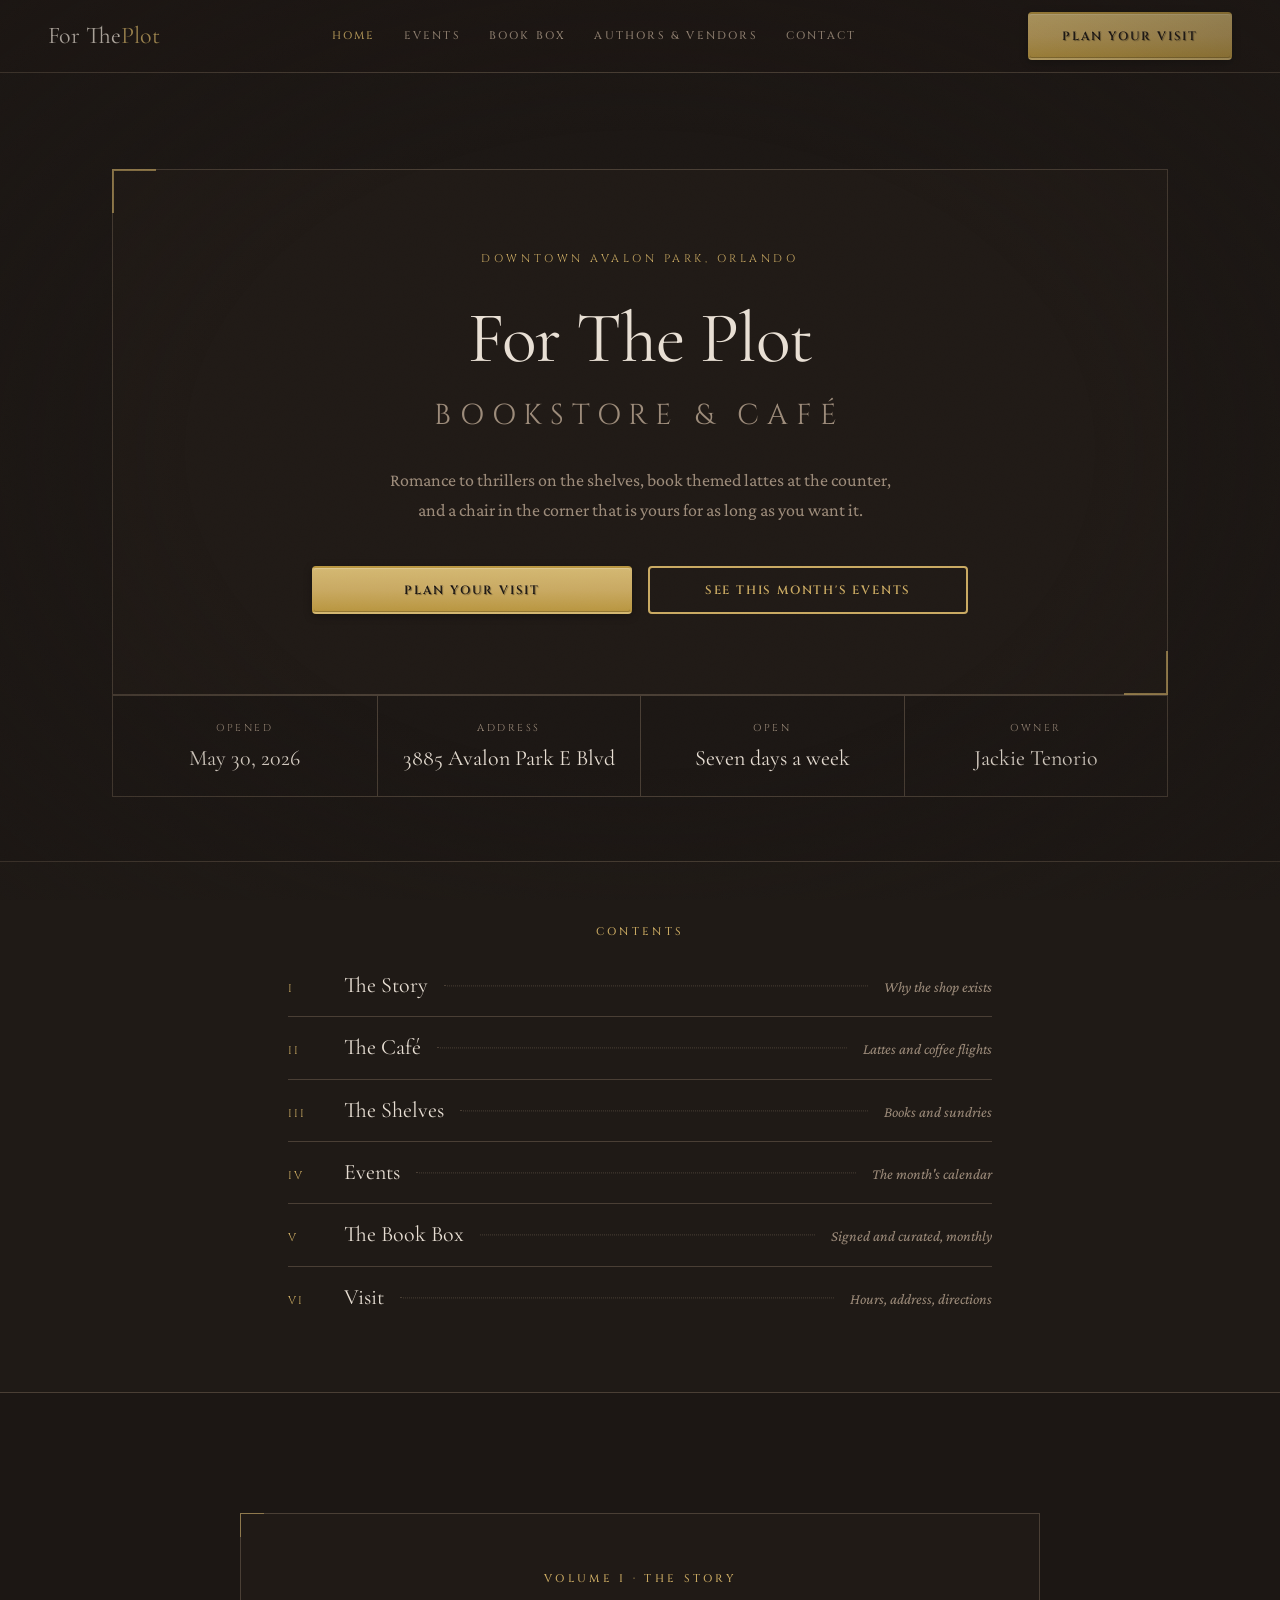
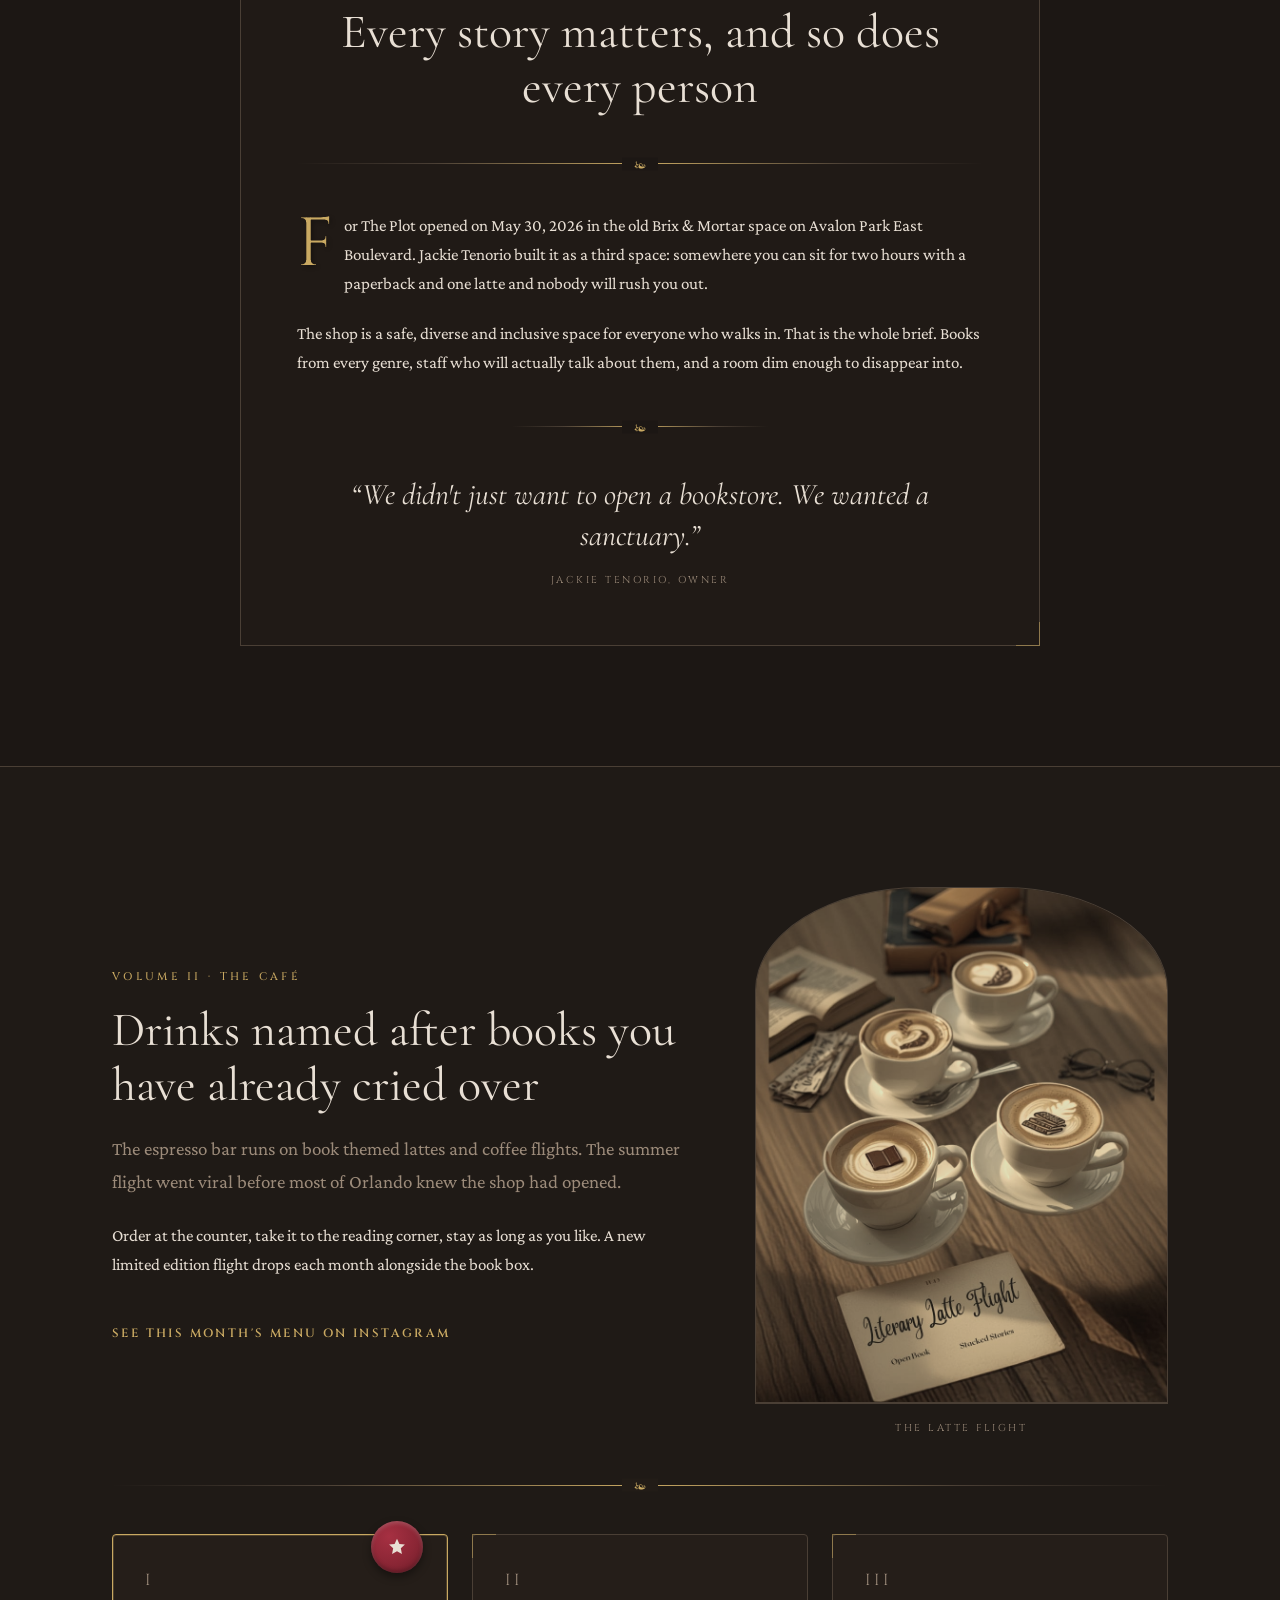
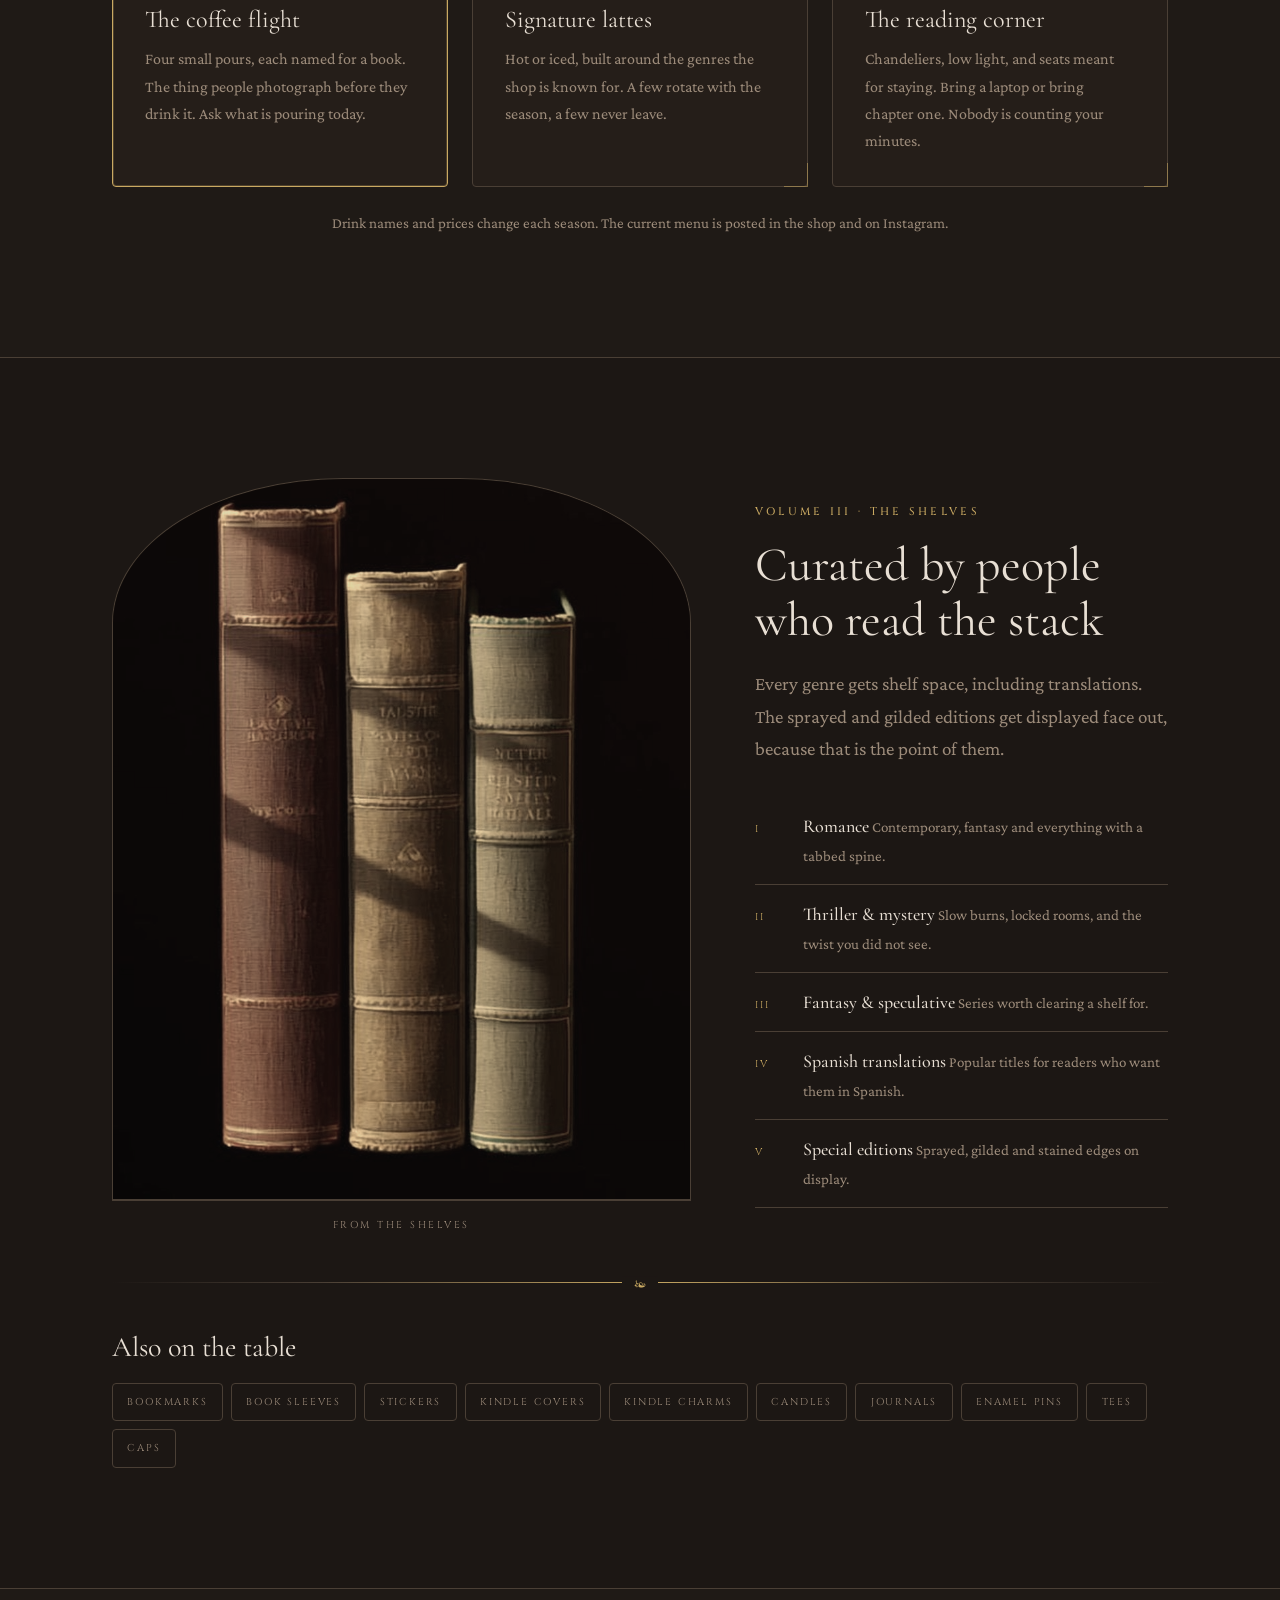
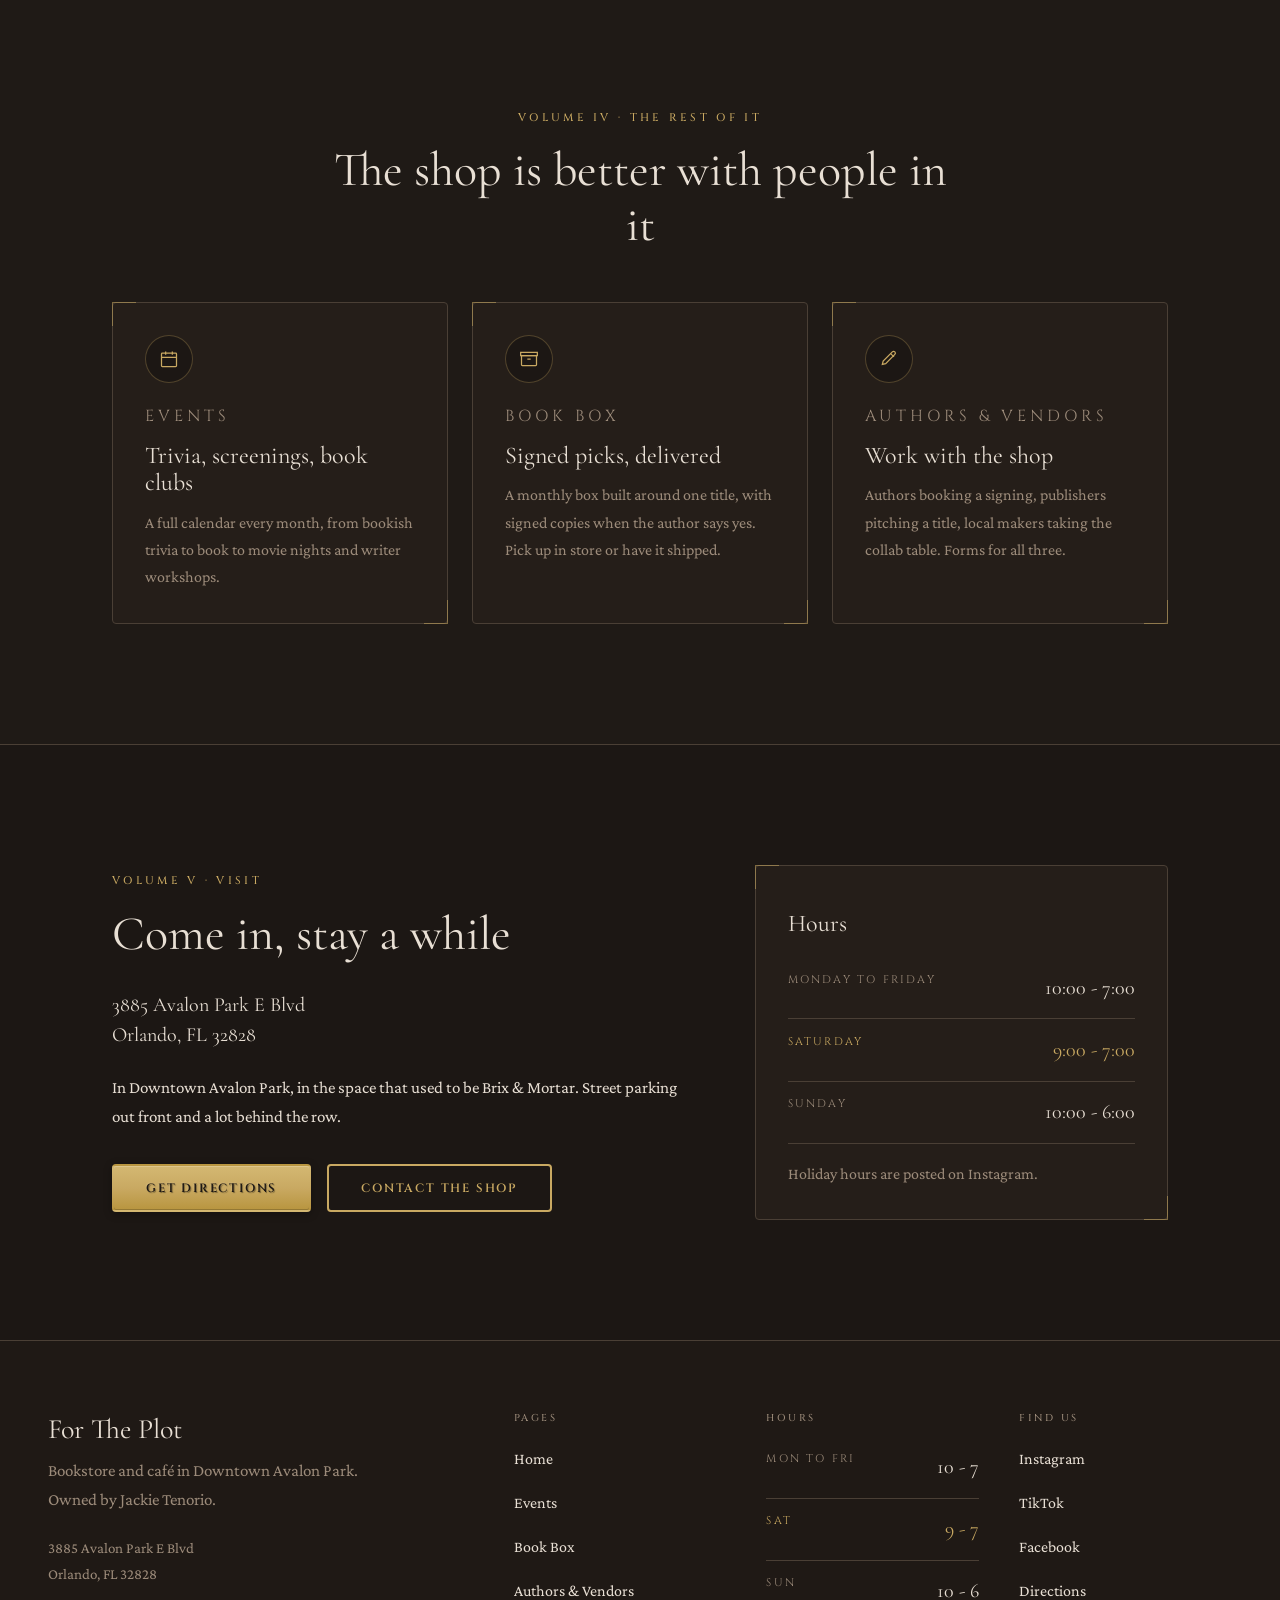
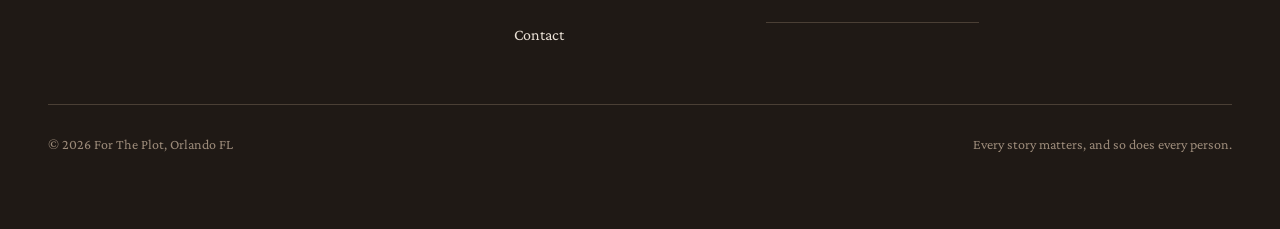
<file: index.html>
<!DOCTYPE html>
<html lang="en">
<head>
<meta charset="utf-8">
<meta name="viewport" content="width=device-width, initial-scale=1">
<title>For The Plot | Bookstore &amp; Café in Downtown Avalon Park, Orlando</title>
<meta name="description" content="For The Plot is a bookstore and café at 3885 Avalon Park E Blvd, Orlando. Romance to thrillers, book themed lattes and coffee flights, and a quiet corner that is yours.">
<meta property="og:title" content="For The Plot | Bookstore &amp; Café, Downtown Avalon Park">
<meta property="og:description" content="Books, book themed lattes, and a community third space in Downtown Avalon Park Orlando.">
<meta property="og:type" content="website">
<meta name="theme-color" content="#1C1714">
<link rel="preconnect" href="https://fonts.googleapis.com">
<link rel="preconnect" href="https://fonts.gstatic.com" crossorigin>
<link href="https://fonts.googleapis.com/css2?family=Cinzel:wght@400;500;600&family=Cormorant+Garamond:ital,wght@0,300;0,400;0,500;1,400&family=Crimson+Pro:ital,wght@0,400;0,600;1,400&display=swap" rel="stylesheet">
<link rel="stylesheet" href="assets/css/academia.css">
<script type="application/ld+json">
{
  "@context": "https://schema.org",
  "@type": "CafeOrCoffeeShop",
  "name": "For The Plot",
  "description": "Bookstore and café in Downtown Avalon Park, Orlando.",
  "url": "https://fortheplotorlando.com/",
  "founder": { "@type": "Person", "name": "Jackie Tenorio" },
  "address": {
    "@type": "PostalAddress",
    "streetAddress": "3885 Avalon Park E Blvd",
    "addressLocality": "Orlando",
    "addressRegion": "FL",
    "postalCode": "32828",
    "addressCountry": "US"
  },
  "sameAs": [
    "https://www.instagram.com/fortheplotorlando/",
    "https://www.tiktok.com/@fortheplotorlando",
    "https://www.facebook.com/p/For-The-Plot-61588344633470/"
  ],
  "openingHoursSpecification": [
    { "@type": "OpeningHoursSpecification", "dayOfWeek": ["Monday","Tuesday","Wednesday","Thursday","Friday"], "opens": "10:00", "closes": "19:00" },
    { "@type": "OpeningHoursSpecification", "dayOfWeek": "Saturday", "opens": "09:00", "closes": "19:00" },
    { "@type": "OpeningHoursSpecification", "dayOfWeek": "Sunday", "opens": "10:00", "closes": "18:00" }
  ]
}
</script>
</head>

<body>
<div class="grain" aria-hidden="true"></div>
<div class="vignette" aria-hidden="true"></div>
<a class="skip" href="#main">Skip to content</a>

<header class="nav">
  <div class="wrap wrap--wide">
    <div class="nav__inner">
      <a class="nav__mark" href="index.html">For The <span>Plot</span></a>
      <nav aria-label="Primary">
        <ul class="nav__links">
          <li><a href="index.html" aria-current="page">Home</a></li>
          <li><a href="events.html">Events</a></li>
          <li><a href="book-box.html">Book Box</a></li>
          <li><a href="partners.html">Authors &amp; Vendors</a></li>
          <li><a href="contact.html">Contact</a></li>
        </ul>
      </nav>
      <a class="btn btn--primary nav__cta" href="contact.html">Plan your visit</a>
      <button class="nav__toggle" type="button" id="navToggle" aria-expanded="false" aria-controls="navPanel" aria-label="Open menu">
        <svg viewBox="0 0 24 24" fill="none" stroke="currentColor" stroke-width="1.5" width="22" height="22" aria-hidden="true"><path d="M3 6h18M3 12h18M3 18h18" stroke-linecap="round"/></svg>
      </button>
    </div>
    <div class="nav__panel" id="navPanel" data-open="false">
      <ul>
        <li><a href="index.html" aria-current="page">Home</a></li>
        <li><a href="events.html">Events</a></li>
        <li><a href="book-box.html">Book Box</a></li>
        <li><a href="partners.html">Authors &amp; Vendors</a></li>
        <li><a href="contact.html">Contact</a></li>
      </ul>
    </div>
  </div>
</header>

<main id="main">

<!-- ============================ HERO ============================ -->
<section class="hero">
  <div class="wrap">
    <div class="frontispiece flourish flourish--lg">
      <p class="eyebrow reveal">Downtown Avalon Park, Orlando</p>
      <h1 class="h-display reveal">For The Plot<em>Bookstore &amp; Café</em></h1>
      <p class="hero__lede reveal">
        Romance to thrillers on the shelves, book themed lattes at the counter, and a chair
        in the corner that is yours for as long as you want it.
      </p>
      <div class="hero__actions">
        <a class="btn btn--primary" href="contact.html">Plan your visit</a>
        <a class="btn btn--secondary" href="events.html">See this month's events</a>
      </div>
    </div>

    <dl class="ledger">
      <div><dt>Opened</dt><dd>May 30, 2026</dd></div>
      <div><dt>Address</dt><dd>3885 Avalon Park E&nbsp;Blvd</dd></div>
      <div><dt>Open</dt><dd>Seven days a week</dd></div>
      <div><dt>Owner</dt><dd>Jackie Tenorio</dd></div>
    </dl>
  </div>
</section>

<!-- ============================ CONTENTS ============================ -->
<section class="section section--tight section--panel" aria-labelledby="contents-h">
  <div class="wrap">
    <h2 id="contents-h" class="volume center">Contents</h2>
    <ul class="contents">
      <li><a href="#story"><span class="num" aria-hidden="true">I</span><span class="name">The Story</span><span class="leader" aria-hidden="true"></span><span class="desc">Why the shop exists</span></a></li>
      <li><a href="#cafe"><span class="num" aria-hidden="true">II</span><span class="name">The Café</span><span class="leader" aria-hidden="true"></span><span class="desc">Lattes and coffee flights</span></a></li>
      <li><a href="#shelves"><span class="num" aria-hidden="true">III</span><span class="name">The Shelves</span><span class="leader" aria-hidden="true"></span><span class="desc">Books and sundries</span></a></li>
      <li><a href="events.html"><span class="num" aria-hidden="true">IV</span><span class="name">Events</span><span class="leader" aria-hidden="true"></span><span class="desc">The month's calendar</span></a></li>
      <li><a href="book-box.html"><span class="num" aria-hidden="true">V</span><span class="name">The Book Box</span><span class="leader" aria-hidden="true"></span><span class="desc">Signed and curated, monthly</span></a></li>
      <li><a href="contact.html"><span class="num" aria-hidden="true">VI</span><span class="name">Visit</span><span class="leader" aria-hidden="true"></span><span class="desc">Hours, address, directions</span></a></li>
    </ul>
  </div>
</section>

<!-- ============================ I. THE STORY ============================ -->
<section class="section" id="story" aria-labelledby="story-h">
  <div class="wrap wrap--narrow">
    <div class="flourish center" style="border:1px solid var(--border); background:rgba(37,30,25,.5); padding:clamp(2rem,5vw,3.5rem);">
      <p class="volume">Volume I &middot; The Story</p>
      <h2 id="story-h" class="h-section">Every story matters, and so does every person</h2>
      <div class="rule" aria-hidden="true"></div>
      <div style="text-align:left;">
        <p class="dropcap">
          For The Plot opened on May 30, 2026 in the old Brix &amp; Mortar space on Avalon Park East
          Boulevard. Jackie Tenorio built it as a third space: somewhere you can sit for two hours
          with a paperback and one latte and nobody will rush you out.
        </p>
        <p>
          The shop is a safe, diverse and inclusive space for everyone who walks in. That is the
          whole brief. Books from every genre, staff who will actually talk about them, and a room
          dim enough to disappear into.
        </p>
      </div>
      <div class="rule rule--short" aria-hidden="true"></div>
      <blockquote style="margin:0; font-family:var(--font-heading); font-size:clamp(1.375rem,3vw,1.875rem); line-height:1.35; font-style:italic;">
        &ldquo;We didn't just want to open a bookstore. We wanted a sanctuary.&rdquo;
      </blockquote>
      <p style="margin-top:1rem; font-family:var(--font-display); font-size:.625rem; letter-spacing:.25em; text-transform:uppercase; color:var(--muted-fg);">
        Jackie Tenorio, Owner
      </p>
    </div>
  </div>
</section>

<!-- ============================ II. THE CAFÉ ============================ -->
<section class="section section--panel" id="cafe" aria-labelledby="cafe-h">
  <div class="wrap">
    <div class="split">
      <div>
        <p class="volume">Volume II &middot; The Café</p>
        <h2 id="cafe-h" class="h-section">Drinks named after books you have already cried over</h2>
        <p class="lede" style="margin-top:1.25rem;">
          The espresso bar runs on book themed lattes and coffee flights. The summer flight went
          viral before most of Orlando knew the shop had opened.
        </p>
        <p style="margin-top:1.5rem;">
          Order at the counter, take it to the reading corner, stay as long as you like. A new
          limited edition flight drops each month alongside the book box.
        </p>
        <p class="btn-row" style="margin-top:2rem;">
          <a class="btn btn--ghost" href="https://www.instagram.com/fortheplotorlando/" rel="noopener">See this month's menu on Instagram</a>
        </p>
      </div>

      <!-- PHOTO SLOT: latte flight. Replace the .plate__slot div with the commented img. -->
      <figure class="plate">
        <div class="plate__frame">
          <div class="plate__slot" aria-hidden="true">
            <svg viewBox="0 0 24 24" fill="none" stroke="currentColor" stroke-width="1.2">
              <path d="M4 8h12v6a5 5 0 0 1-5 5H9a5 5 0 0 1-5-5V8Z"/><path d="M16 9h2.5a2.5 2.5 0 0 1 0 5H16"/><path d="M7 3v2M10 3v2M13 3v2"/>
            </svg>
          </div>
          <img class="plate__photo" src="assets/images/latte-flight.jpg" alt="Four book themed lattes with poured latte art on a wooden table, beside an open book, reading glasses and a card lettered Literary Latte Flight."
               width="1000" height="1250" loading="lazy" decoding="async">
        </div>
        <figcaption>The latte flight</figcaption>
      </figure>
    </div>

    <div class="rule" aria-hidden="true"></div>

    <div class="grid grid--3">
      <article class="card card--feature">
        <div class="seal" aria-hidden="true"><svg viewBox="0 0 24 24" fill="currentColor"><path d="m12 2 2.9 6.3 6.6.8-4.9 4.5 1.3 6.7L12 17l-5.9 3.3 1.3-6.7L2.5 9.1l6.6-.8L12 2Z"/></svg></div>
        <p class="card__num">I</p>
        <h3>The coffee flight</h3>
        <p>Four small pours, each named for a book. The thing people photograph before they drink it. Ask what is pouring today.</p>
      </article>
      <article class="card flourish">
        <p class="card__num">II</p>
        <h3>Signature lattes</h3>
        <p>Hot or iced, built around the genres the shop is known for. A few rotate with the season, a few never leave.</p>
      </article>
      <article class="card flourish">
        <p class="card__num">III</p>
        <h3>The reading corner</h3>
        <p>Chandeliers, low light, and seats meant for staying. Bring a laptop or bring chapter one. Nobody is counting your minutes.</p>
      </article>
    </div>
    <p class="note center" style="margin-top:1.5rem;">Drink names and prices change each season. The current menu is posted in the shop and on Instagram.</p>
  </div>
</section>

<!-- ============================ III. THE SHELVES ============================ -->
<section class="section" id="shelves" aria-labelledby="shelves-h">
  <div class="wrap">
    <div class="split split--flip">
      <div>
        <p class="volume">Volume III &middot; The Shelves</p>
        <h2 id="shelves-h" class="h-section">Curated by people who read the stack</h2>
        <p class="lede" style="margin-top:1.25rem;">
          Every genre gets shelf space, including translations. The sprayed and gilded editions
          get displayed face out, because that is the point of them.
        </p>
        <ul class="shelf" style="margin-top:2rem;">
          <li><span class="rn" aria-hidden="true">I</span><span><strong>Romance</strong> <span class="d">Contemporary, fantasy and everything with a tabbed spine.</span></span></li>
          <li><span class="rn" aria-hidden="true">II</span><span><strong>Thriller &amp; mystery</strong> <span class="d">Slow burns, locked rooms, and the twist you did not see.</span></span></li>
          <li><span class="rn" aria-hidden="true">III</span><span><strong>Fantasy &amp; speculative</strong> <span class="d">Series worth clearing a shelf for.</span></span></li>
          <li><span class="rn" aria-hidden="true">IV</span><span><strong>Spanish translations</strong> <span class="d">Popular titles for readers who want them in Spanish.</span></span></li>
          <li><span class="rn" aria-hidden="true">V</span><span><strong>Special editions</strong> <span class="d">Sprayed, gilded and stained edges on display.</span></span></li>
        </ul>
      </div>

      <!-- PHOTO SLOT: shelves. -->
      <figure class="plate">
        <div class="plate__frame">
          <div class="plate__slot" aria-hidden="true">
            <svg viewBox="0 0 24 24" fill="none" stroke="currentColor" stroke-width="1.2"><path d="M4 4h5v16H4zM10 4h4v16h-4zM15 5l4 .8-2.6 15L12 19.8"/></svg>
          </div>
          <img class="plate__photo" src="assets/images/shelves.jpg" alt="Three cloth bound hardbacks standing together, side lit against a dark background."
               width="1000" height="1250" loading="lazy" decoding="async">
        </div>
        <figcaption>From the shelves</figcaption>
      </figure>
    </div>

    <div class="rule" aria-hidden="true"></div>

    <h3 class="h-sub" style="margin-bottom:1.25rem;">Also on the table</h3>
    <ul class="sundries">
      <li>Bookmarks</li><li>Book sleeves</li><li>Stickers</li><li>Kindle covers</li><li>Kindle charms</li>
      <li>Candles</li><li>Journals</li><li>Enamel pins</li><li>Tees</li><li>Caps</li>
    </ul>
  </div>
</section>

<!-- ============================ IV. WHAT ELSE ============================ -->
<section class="section section--panel" aria-labelledby="more-h">
  <div class="wrap">
    <div class="center measure-center">
      <p class="volume">Volume IV &middot; The Rest Of It</p>
      <h2 id="more-h" class="h-section">The shop is better with people in it</h2>
    </div>
    <div class="grid grid--3" style="margin-top:3rem;">
      <a class="card card--link flourish" href="events.html">
        <div class="icon-medallion" aria-hidden="true"><svg viewBox="0 0 24 24" fill="none" stroke="currentColor" stroke-width="1.5"><rect x="3" y="5" width="18" height="16" rx="1"/><path d="M8 3v4M16 3v4M3 10h18"/></svg></div>
        <p class="card__num">Events</p>
        <h3>Trivia, screenings, book clubs</h3>
        <p>A full calendar every month, from bookish trivia to book to movie nights and writer workshops.</p>
      </a>
      <a class="card card--link flourish" href="book-box.html">
        <div class="icon-medallion" aria-hidden="true"><svg viewBox="0 0 24 24" fill="none" stroke="currentColor" stroke-width="1.5"><path d="M3 8h18v11a1 1 0 0 1-1 1H4a1 1 0 0 1-1-1Z"/><path d="M2 4h20v4H2zM10 12h4"/></svg></div>
        <p class="card__num">Book Box</p>
        <h3>Signed picks, delivered</h3>
        <p>A monthly box built around one title, with signed copies when the author says yes. Pick up in store or have it shipped.</p>
      </a>
      <a class="card card--link flourish" href="partners.html">
        <div class="icon-medallion" aria-hidden="true"><svg viewBox="0 0 24 24" fill="none" stroke="currentColor" stroke-width="1.5"><path d="M16 3.5a2.1 2.1 0 0 1 3 3L8 17.5l-4 1 1-4Z"/><path d="M14 5.5 18 9.5"/></svg></div>
        <p class="card__num">Authors &amp; Vendors</p>
        <h3>Work with the shop</h3>
        <p>Authors booking a signing, publishers pitching a title, local makers taking the collab table. Forms for all three.</p>
      </a>
    </div>
  </div>
</section>

<!-- ============================ V. VISIT ============================ -->
<section class="section" id="visit" aria-labelledby="visit-h">
  <div class="wrap">
    <div class="split">
      <div>
        <p class="volume">Volume V &middot; Visit</p>
        <h2 id="visit-h" class="h-section">Come in, stay a while</h2>
        <address class="addr" style="margin-top:1.75rem;">3885 Avalon Park E Blvd<br>Orlando, FL 32828</address>
        <p style="margin-top:1.5rem;">
          In Downtown Avalon Park, in the space that used to be Brix &amp; Mortar. Street parking
          out front and a lot behind the row.
        </p>
        <div class="btn-row" style="margin-top:2rem;">
          <a class="btn btn--primary" href="https://maps.google.com/?q=3885+Avalon+Park+E+Blvd+Orlando+FL+32828" rel="noopener">Get directions</a>
          <a class="btn btn--secondary" href="contact.html">Contact the shop</a>
        </div>
      </div>
      <div class="card flourish" style="align-self:start;">
        <h3 class="h-sub" style="margin-bottom:1.25rem;">Hours</h3>
        <dl class="hours">
          <div data-day="1,2,3,4,5"><dt>Monday to Friday</dt><dd>10:00 - 7:00</dd></div>
          <div data-day="6"><dt>Saturday</dt><dd>9:00 - 7:00</dd></div>
          <div data-day="0"><dt>Sunday</dt><dd>10:00 - 6:00</dd></div>
        </dl>
        <p class="note" style="margin-top:1rem;">Holiday hours are posted on Instagram.</p>
      </div>
    </div>
  </div>
</section>
</main>

<footer class="footer">
  <div class="wrap wrap--wide">
    <div class="footer__grid">
      <div>
        <h2>For The Plot</h2>
        <p class="dim" style="max-width:34ch;">Bookstore and café in Downtown Avalon Park. Owned by Jackie Tenorio.</p>
        <address class="note" style="font-style:normal; margin-top:1rem;">3885 Avalon Park E Blvd<br>Orlando, FL 32828</address>
      </div>
      <div>
        <h3>Pages</h3>
        <ul>
          <li><a href="index.html">Home</a></li>
          <li><a href="events.html">Events</a></li>
          <li><a href="book-box.html">Book Box</a></li>
          <li><a href="partners.html">Authors &amp; Vendors</a></li>
          <li><a href="contact.html">Contact</a></li>
        </ul>
      </div>
      <div>
        <h3>Hours</h3>
        <dl class="hours">
          <div data-day="1,2,3,4,5"><dt>Mon to Fri</dt><dd>10 - 7</dd></div>
          <div data-day="6"><dt>Sat</dt><dd>9 - 7</dd></div>
          <div data-day="0"><dt>Sun</dt><dd>10 - 6</dd></div>
        </dl>
      </div>
      <div>
        <h3>Find us</h3>
        <ul>
          <li><a href="https://www.instagram.com/fortheplotorlando/" rel="noopener">Instagram</a></li>
          <li><a href="https://www.tiktok.com/@fortheplotorlando" rel="noopener">TikTok</a></li>
          <li><a href="https://www.facebook.com/p/For-The-Plot-61588344633470/" rel="noopener">Facebook</a></li>
          <li><a href="https://maps.google.com/?q=3885+Avalon+Park+E+Blvd+Orlando+FL+32828" rel="noopener">Directions</a></li>
        </ul>
      </div>
    </div>
    <div class="colophon">
      <span>&copy; <span data-year>2026</span> For The Plot, Orlando FL</span>
      <span>Every story matters, and so does every person.</span>
    </div>
  </div>
</footer>

<script src="assets/js/site.js"></script>
</body>
</html>
</file>
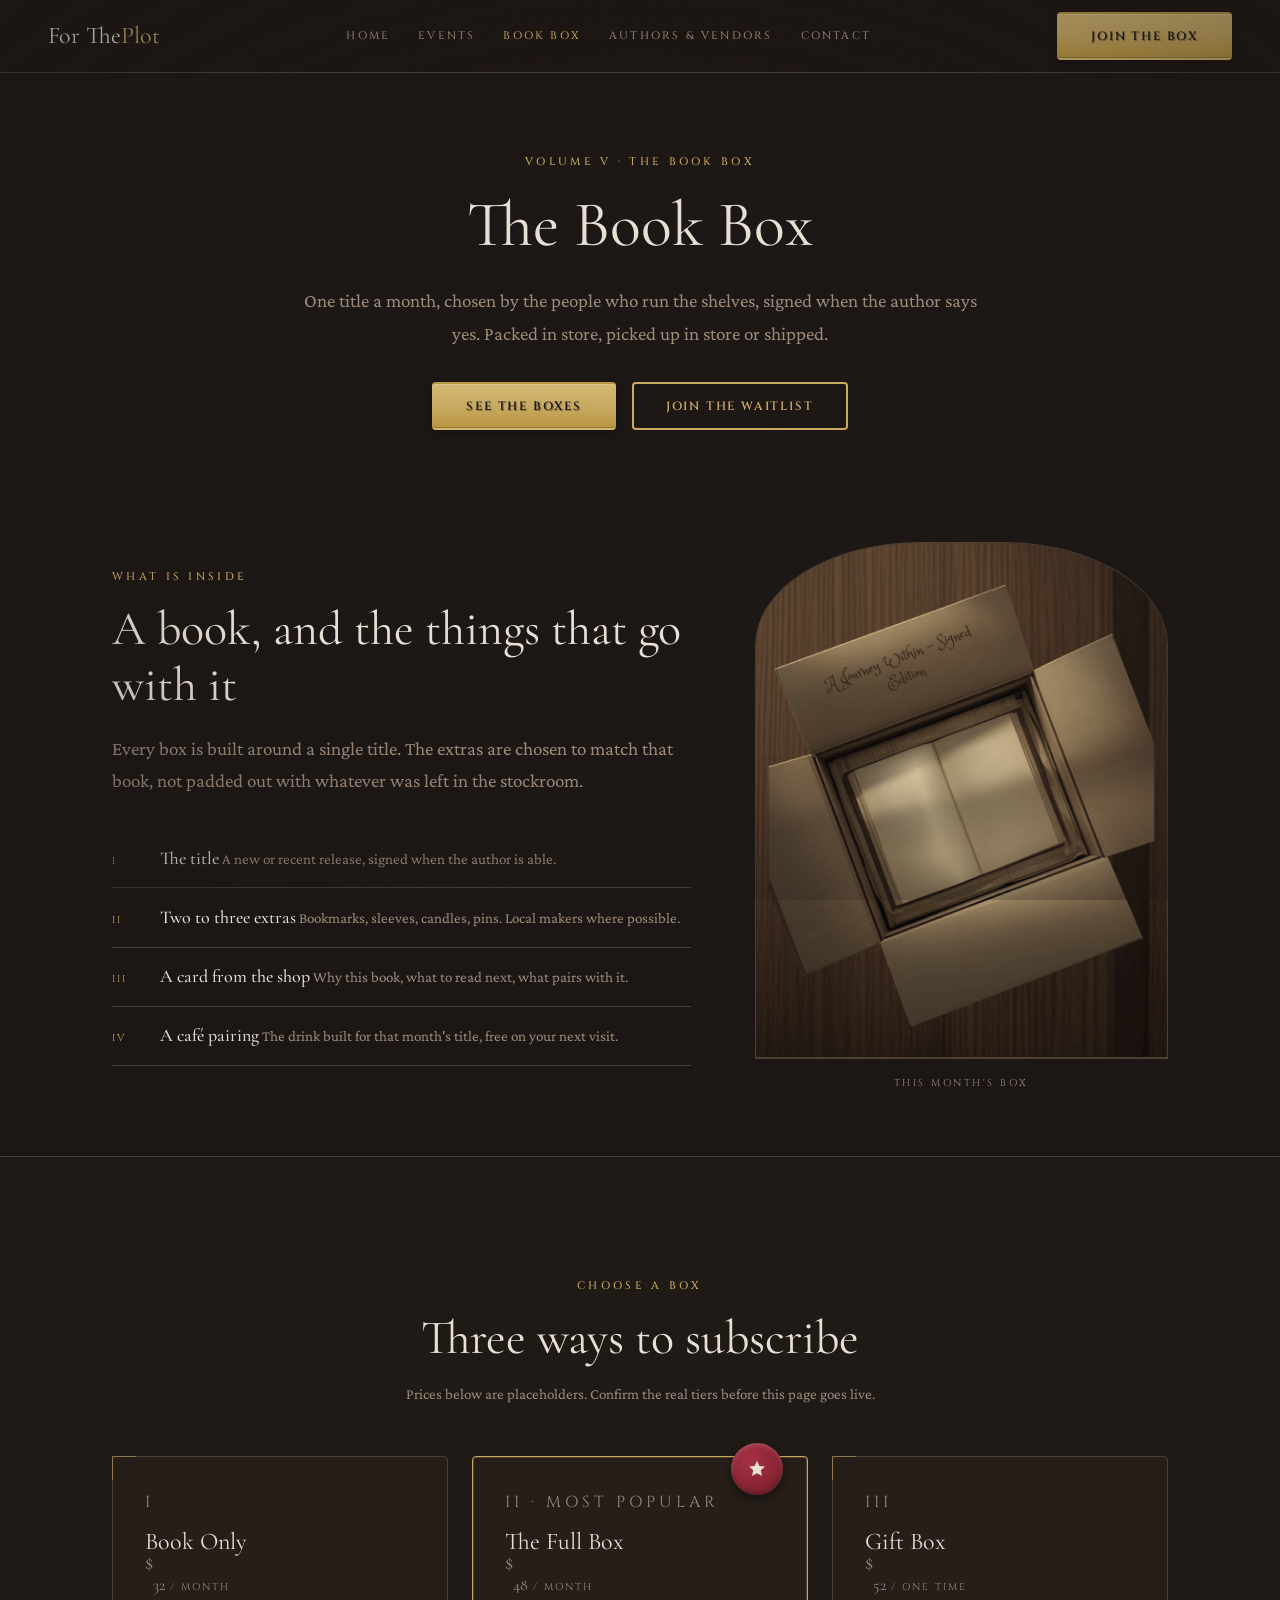
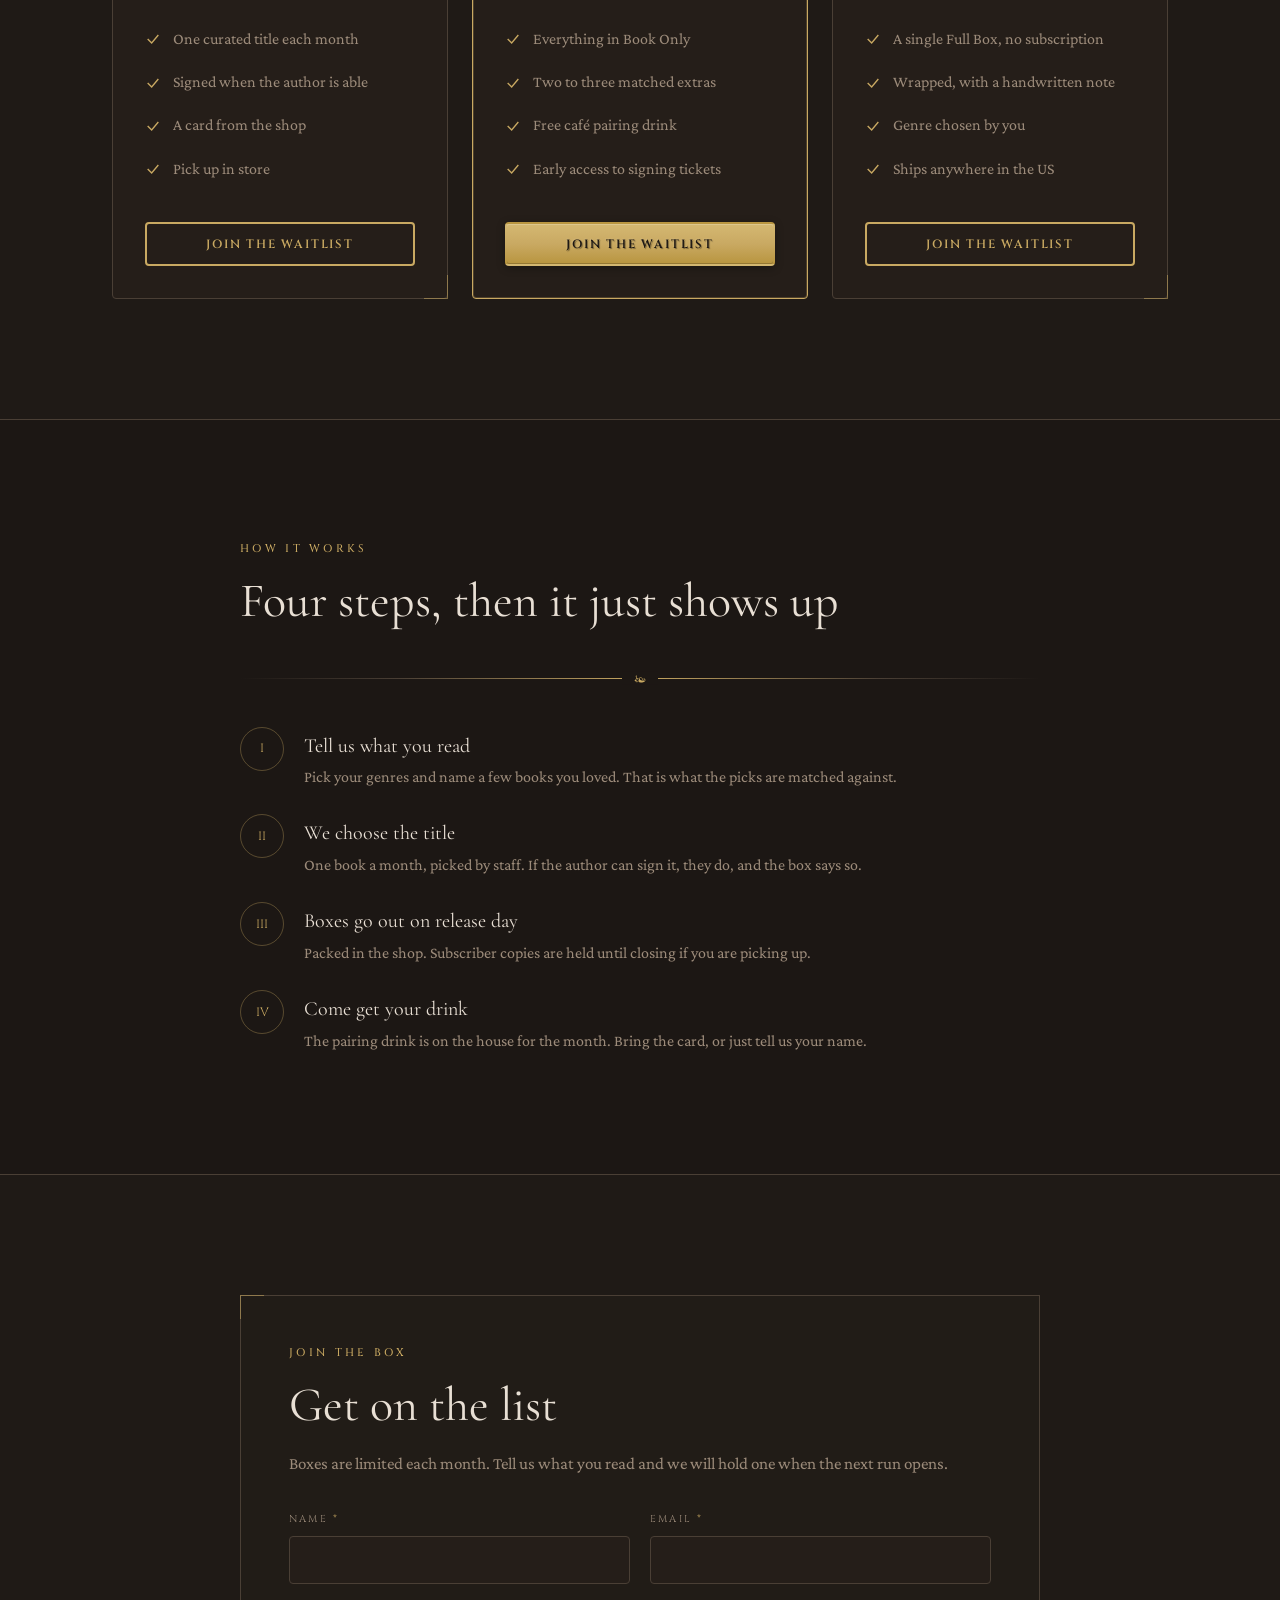
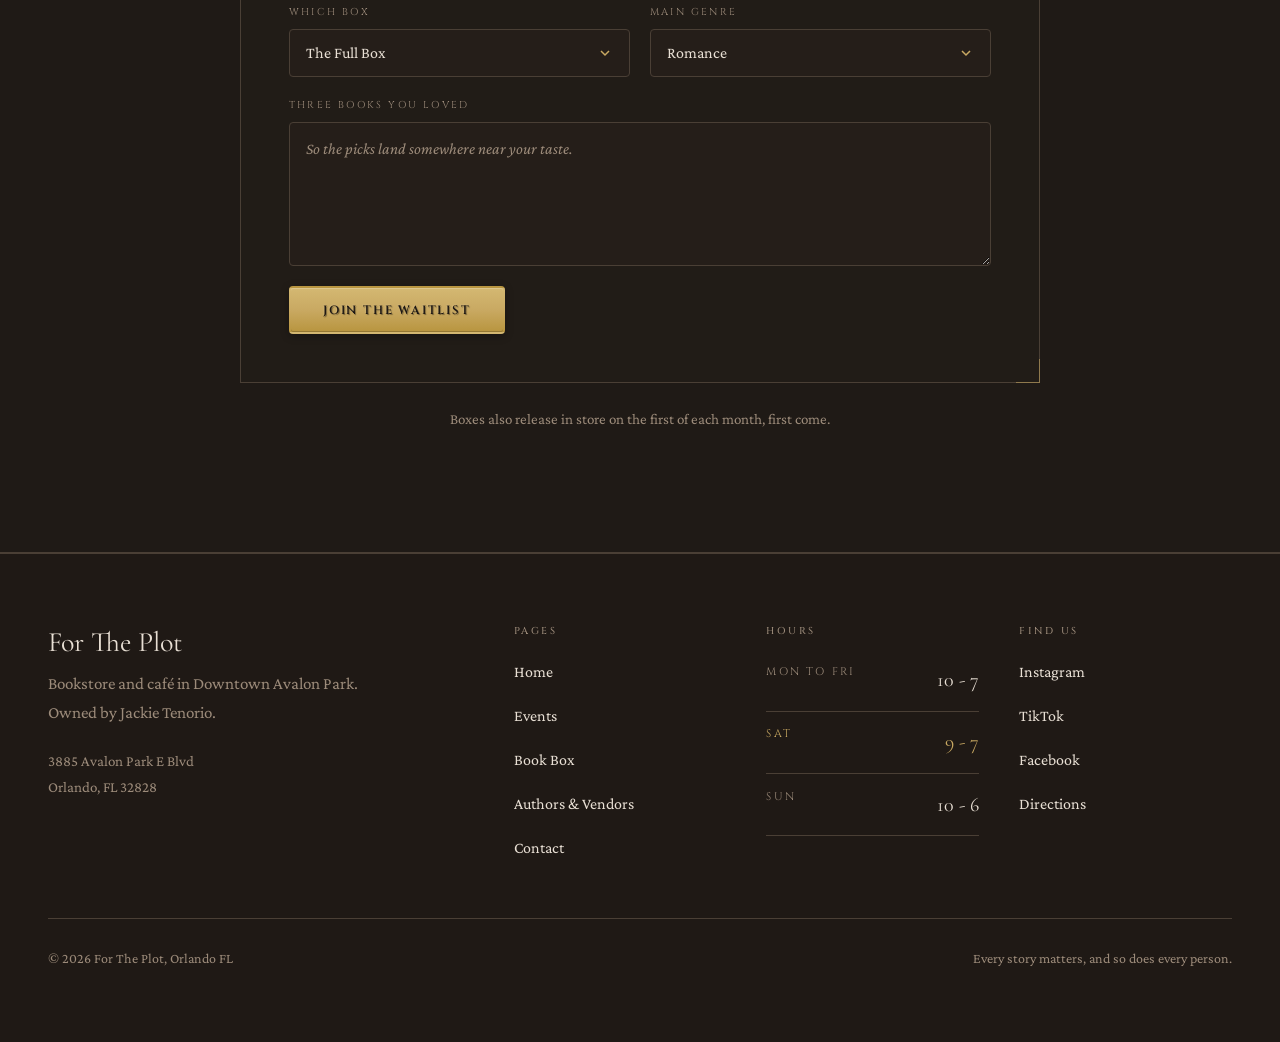
<file: book-box.html>
<!DOCTYPE html>
<html lang="en">
<head>
<meta charset="utf-8">
<meta name="viewport" content="width=device-width, initial-scale=1">
<title>The Book Box | For The Plot, Orlando</title>
<meta name="description" content="A monthly book box from For The Plot in Downtown Avalon Park: one curated title, signed when the author says yes, plus bookish extras from local makers.">
<meta property="og:title" content="The Book Box | For The Plot">
<meta property="og:description" content="One curated title a month, signed when possible, with bookish extras. Pick up in store or have it shipped.">
<meta name="theme-color" content="#1C1714">
<link rel="preconnect" href="https://fonts.googleapis.com">
<link rel="preconnect" href="https://fonts.gstatic.com" crossorigin>
<link href="https://fonts.googleapis.com/css2?family=Cinzel:wght@400;500;600&family=Cormorant+Garamond:ital,wght@0,300;0,400;0,500;1,400&family=Crimson+Pro:ital,wght@0,400;0,600;1,400&display=swap" rel="stylesheet">
<link rel="stylesheet" href="assets/css/academia.css">
</head>

<body>
<div class="grain" aria-hidden="true"></div>
<div class="vignette" aria-hidden="true"></div>
<a class="skip" href="#main">Skip to content</a>

<header class="nav">
  <div class="wrap wrap--wide">
    <div class="nav__inner">
      <a class="nav__mark" href="index.html">For The <span>Plot</span></a>
      <nav aria-label="Primary">
        <ul class="nav__links">
          <li><a href="index.html">Home</a></li>
          <li><a href="events.html">Events</a></li>
          <li><a href="book-box.html" aria-current="page">Book Box</a></li>
          <li><a href="partners.html">Authors &amp; Vendors</a></li>
          <li><a href="contact.html">Contact</a></li>
        </ul>
      </nav>
      <a class="btn btn--primary nav__cta" href="#tiers">Join the box</a>
      <button class="nav__toggle" type="button" id="navToggle" aria-expanded="false" aria-controls="navPanel" aria-label="Open menu">
        <svg viewBox="0 0 24 24" fill="none" stroke="currentColor" stroke-width="1.5" width="22" height="22" aria-hidden="true"><path d="M3 6h18M3 12h18M3 18h18" stroke-linecap="round"/></svg>
      </button>
    </div>
    <div class="nav__panel" id="navPanel" data-open="false">
      <ul>
        <li><a href="index.html">Home</a></li>
        <li><a href="events.html">Events</a></li>
        <li><a href="book-box.html" aria-current="page">Book Box</a></li>
        <li><a href="partners.html">Authors &amp; Vendors</a></li>
        <li><a href="contact.html">Contact</a></li>
      </ul>
    </div>
  </div>
</header>

<main id="main">

<section class="page-head">
  <div class="wrap wrap--narrow">
    <p class="volume">Volume V &middot; The Book Box</p>
    <h1>The Book Box</h1>
    <p class="lede">
      One title a month, chosen by the people who run the shelves, signed when the author says
      yes. Packed in store, picked up in store or shipped.
    </p>
    <div class="btn-row btn-row--center" style="margin-top:2rem;">
      <a class="btn btn--primary" href="#tiers">See the boxes</a>
      <a class="btn btn--secondary" href="#waitlist">Join the waitlist</a>
    </div>
  </div>
</section>

<!-- ============================ WHAT IS IN IT ============================ -->
<section class="section section--tight">
  <div class="wrap">
    <div class="split">
      <div>
        <p class="volume">What is inside</p>
        <h2 class="h-section">A book, and the things that go with it</h2>
        <p class="lede" style="margin-top:1.25rem;">
          Every box is built around a single title. The extras are chosen to match that book,
          not padded out with whatever was left in the stockroom.
        </p>
        <ul class="shelf" style="margin-top:2rem;">
          <li><span class="rn" aria-hidden="true">I</span><span><strong>The title</strong> <span class="d">A new or recent release, signed when the author is able.</span></span></li>
          <li><span class="rn" aria-hidden="true">II</span><span><strong>Two to three extras</strong> <span class="d">Bookmarks, sleeves, candles, pins. Local makers where possible.</span></span></li>
          <li><span class="rn" aria-hidden="true">III</span><span><strong>A card from the shop</strong> <span class="d">Why this book, what to read next, what pairs with it.</span></span></li>
          <li><span class="rn" aria-hidden="true">IV</span><span><strong>A café pairing</strong> <span class="d">The drink built for that month's title, free on your next visit.</span></span></li>
        </ul>
      </div>

      <!-- PHOTO SLOT: an opened box, contents laid out. -->
      <figure class="plate">
        <div class="plate__frame">
          <div class="plate__slot" aria-hidden="true">
            <svg viewBox="0 0 24 24" fill="none" stroke="currentColor" stroke-width="1.2"><path d="M3 8h18v11a1 1 0 0 1-1 1H4a1 1 0 0 1-1-1Z"/><path d="M2 4h20v4H2zM10 12h4"/></svg>
          </div>
          <img class="plate__photo" src="assets/images/book-box.jpg" alt="An opened book box on a wooden table with a signed hardback inside, the lid lettered A Journey Within, Signed Edition."
               width="1000" height="1250" loading="lazy" decoding="async">
        </div>
        <figcaption>This month's box</figcaption>
      </figure>
    </div>
  </div>
</section>

<!-- ============================ TIERS ============================ -->
<section class="section section--panel" id="tiers" aria-labelledby="tiers-h">
  <div class="wrap">
    <div class="center measure-center">
      <p class="volume">Choose a box</p>
      <h2 id="tiers-h" class="h-section">Three ways to subscribe</h2>
      <p class="note" style="margin-top:1rem;">
        Prices below are placeholders. Confirm the real tiers before this page goes live.
      </p>
    </div>

    <div class="grid grid--3" style="margin-top:3rem;">
      <article class="card flourish">
        <p class="card__num">I</p>
        <h3>Book Only</h3>
        <p class="tier__price"><sup>$</sup>32<span class="tier__per"> / month</span></p>
        <ul class="ticks">
          <li><svg viewBox="0 0 24 24" fill="none" stroke="currentColor" stroke-width="2" aria-hidden="true"><path d="m4 12 6 6L20 6"/></svg> One curated title each month</li>
          <li><svg viewBox="0 0 24 24" fill="none" stroke="currentColor" stroke-width="2" aria-hidden="true"><path d="m4 12 6 6L20 6"/></svg> Signed when the author is able</li>
          <li><svg viewBox="0 0 24 24" fill="none" stroke="currentColor" stroke-width="2" aria-hidden="true"><path d="m4 12 6 6L20 6"/></svg> A card from the shop</li>
          <li><svg viewBox="0 0 24 24" fill="none" stroke="currentColor" stroke-width="2" aria-hidden="true"><path d="m4 12 6 6L20 6"/></svg> Pick up in store</li>
        </ul>
        <a class="btn btn--secondary btn--sm" href="#waitlist" style="margin-top:2rem; width:100%;">Join the waitlist</a>
      </article>

      <article class="card card--feature">
        <div class="seal" aria-hidden="true"><svg viewBox="0 0 24 24" fill="currentColor"><path d="m12 2 2.9 6.3 6.6.8-4.9 4.5 1.3 6.7L12 17l-5.9 3.3 1.3-6.7L2.5 9.1l6.6-.8L12 2Z"/></svg></div>
        <p class="card__num">II &middot; Most popular</p>
        <h3>The Full Box</h3>
        <p class="tier__price"><sup>$</sup>48<span class="tier__per"> / month</span></p>
        <ul class="ticks">
          <li><svg viewBox="0 0 24 24" fill="none" stroke="currentColor" stroke-width="2" aria-hidden="true"><path d="m4 12 6 6L20 6"/></svg> Everything in Book Only</li>
          <li><svg viewBox="0 0 24 24" fill="none" stroke="currentColor" stroke-width="2" aria-hidden="true"><path d="m4 12 6 6L20 6"/></svg> Two to three matched extras</li>
          <li><svg viewBox="0 0 24 24" fill="none" stroke="currentColor" stroke-width="2" aria-hidden="true"><path d="m4 12 6 6L20 6"/></svg> Free café pairing drink</li>
          <li><svg viewBox="0 0 24 24" fill="none" stroke="currentColor" stroke-width="2" aria-hidden="true"><path d="m4 12 6 6L20 6"/></svg> Early access to signing tickets</li>
        </ul>
        <a class="btn btn--primary btn--sm" href="#waitlist" style="margin-top:2rem; width:100%;">Join the waitlist</a>
      </article>

      <article class="card flourish">
        <p class="card__num">III</p>
        <h3>Gift Box</h3>
        <p class="tier__price"><sup>$</sup>52<span class="tier__per"> / one time</span></p>
        <ul class="ticks">
          <li><svg viewBox="0 0 24 24" fill="none" stroke="currentColor" stroke-width="2" aria-hidden="true"><path d="m4 12 6 6L20 6"/></svg> A single Full Box, no subscription</li>
          <li><svg viewBox="0 0 24 24" fill="none" stroke="currentColor" stroke-width="2" aria-hidden="true"><path d="m4 12 6 6L20 6"/></svg> Wrapped, with a handwritten note</li>
          <li><svg viewBox="0 0 24 24" fill="none" stroke="currentColor" stroke-width="2" aria-hidden="true"><path d="m4 12 6 6L20 6"/></svg> Genre chosen by you</li>
          <li><svg viewBox="0 0 24 24" fill="none" stroke="currentColor" stroke-width="2" aria-hidden="true"><path d="m4 12 6 6L20 6"/></svg> Ships anywhere in the US</li>
        </ul>
        <a class="btn btn--secondary btn--sm" href="#waitlist" style="margin-top:2rem; width:100%;">Join the waitlist</a>
      </article>
    </div>
  </div>
</section>

<!-- ============================ HOW IT WORKS ============================ -->
<section class="section" aria-labelledby="how-h">
  <div class="wrap wrap--narrow">
    <p class="volume">How it works</p>
    <h2 id="how-h" class="h-section">Four steps, then it just shows up</h2>
    <div class="rule" aria-hidden="true"></div>
    <ol class="steps">
      <li>
        <span class="rn" aria-hidden="true">I</span>
        <div>
          <h3>Tell us what you read</h3>
          <p>Pick your genres and name a few books you loved. That is what the picks are matched against.</p>
        </div>
      </li>
      <li>
        <span class="rn" aria-hidden="true">II</span>
        <div>
          <h3>We choose the title</h3>
          <p>One book a month, picked by staff. If the author can sign it, they do, and the box says so.</p>
        </div>
      </li>
      <li>
        <span class="rn" aria-hidden="true">III</span>
        <div>
          <h3>Boxes go out on release day</h3>
          <p>Packed in the shop. Subscriber copies are held until closing if you are picking up.</p>
        </div>
      </li>
      <li>
        <span class="rn" aria-hidden="true">IV</span>
        <div>
          <h3>Come get your drink</h3>
          <p>The pairing drink is on the house for the month. Bring the card, or just tell us your name.</p>
        </div>
      </li>
    </ol>
  </div>
</section>

<!-- ============================ WAITLIST ============================ -->
<section class="section section--panel" id="waitlist" aria-labelledby="wait-h">
  <div class="wrap wrap--narrow">
    <div class="flourish" style="border:1px solid var(--border); background:rgba(37,30,25,.5); padding:clamp(2rem,5vw,3rem);">
      <p class="volume">Join the box</p>
      <h2 id="wait-h" class="h-section">Get on the list</h2>
      <p class="dim" style="margin-top:1rem;">
        Boxes are limited each month. Tell us what you read and we will hold one when the next
        run opens.
      </p>

      <form class="form" style="margin-top:2rem;" data-form="book-box-waitlist" data-success="You are on the waitlist. We will email you before the next box goes out.">
        <div class="form__row">
          <div class="field">
            <label for="name">Name <span class="req" aria-hidden="true">*</span></label>
            <input id="name" name="name" type="text" autocomplete="name" required>
          </div>
          <div class="field">
            <label for="bb-email">Email <span class="req" aria-hidden="true">*</span></label>
            <input id="bb-email" name="email" type="email" autocomplete="email" required>
          </div>
        </div>
        <div class="form__row">
          <div class="field">
            <label for="tier">Which box</label>
            <select id="tier" name="tier">
              <option>The Full Box</option>
              <option>Book Only</option>
              <option>Gift Box</option>
              <option>Not sure yet</option>
            </select>
          </div>
          <div class="field">
            <label for="genre">Main genre</label>
            <select id="genre" name="genre">
              <option>Romance</option>
              <option>Thriller and mystery</option>
              <option>Fantasy and speculative</option>
              <option>Literary fiction</option>
              <option>Surprise me</option>
            </select>
          </div>
        </div>
        <div class="field">
          <label for="loved">Three books you loved</label>
          <textarea id="loved" name="loved" placeholder="So the picks land somewhere near your taste."></textarea>
        </div>
        <div class="btn-row">
          <button class="btn btn--primary" type="submit">Join the waitlist</button>
        </div>
        <p class="form__status" tabindex="-1" role="status"></p>
      </form>
    </div>
    <p class="note center" style="margin-top:1.5rem;">
      Boxes also release in store on the first of each month, first come.
    </p>
  </div>
</section>
</main>

<footer class="footer">
  <div class="wrap wrap--wide">
    <div class="footer__grid">
      <div>
        <h2>For The Plot</h2>
        <p class="dim" style="max-width:34ch;">Bookstore and café in Downtown Avalon Park. Owned by Jackie Tenorio.</p>
        <address class="note" style="font-style:normal; margin-top:1rem;">3885 Avalon Park E Blvd<br>Orlando, FL 32828</address>
      </div>
      <div>
        <h3>Pages</h3>
        <ul>
          <li><a href="index.html">Home</a></li>
          <li><a href="events.html">Events</a></li>
          <li><a href="book-box.html">Book Box</a></li>
          <li><a href="partners.html">Authors &amp; Vendors</a></li>
          <li><a href="contact.html">Contact</a></li>
        </ul>
      </div>
      <div>
        <h3>Hours</h3>
        <dl class="hours">
          <div data-day="1,2,3,4,5"><dt>Mon to Fri</dt><dd>10 - 7</dd></div>
          <div data-day="6"><dt>Sat</dt><dd>9 - 7</dd></div>
          <div data-day="0"><dt>Sun</dt><dd>10 - 6</dd></div>
        </dl>
      </div>
      <div>
        <h3>Find us</h3>
        <ul>
          <li><a href="https://www.instagram.com/fortheplotorlando/" rel="noopener">Instagram</a></li>
          <li><a href="https://www.tiktok.com/@fortheplotorlando" rel="noopener">TikTok</a></li>
          <li><a href="https://www.facebook.com/p/For-The-Plot-61588344633470/" rel="noopener">Facebook</a></li>
          <li><a href="https://maps.google.com/?q=3885+Avalon+Park+E+Blvd+Orlando+FL+32828" rel="noopener">Directions</a></li>
        </ul>
      </div>
    </div>
    <div class="colophon">
      <span>&copy; <span data-year>2026</span> For The Plot, Orlando FL</span>
      <span>Every story matters, and so does every person.</span>
    </div>
  </div>
</footer>

<script src="assets/js/site.js"></script>
<script src="assets/js/forms.js"></script>
</body>
</html>
</file>
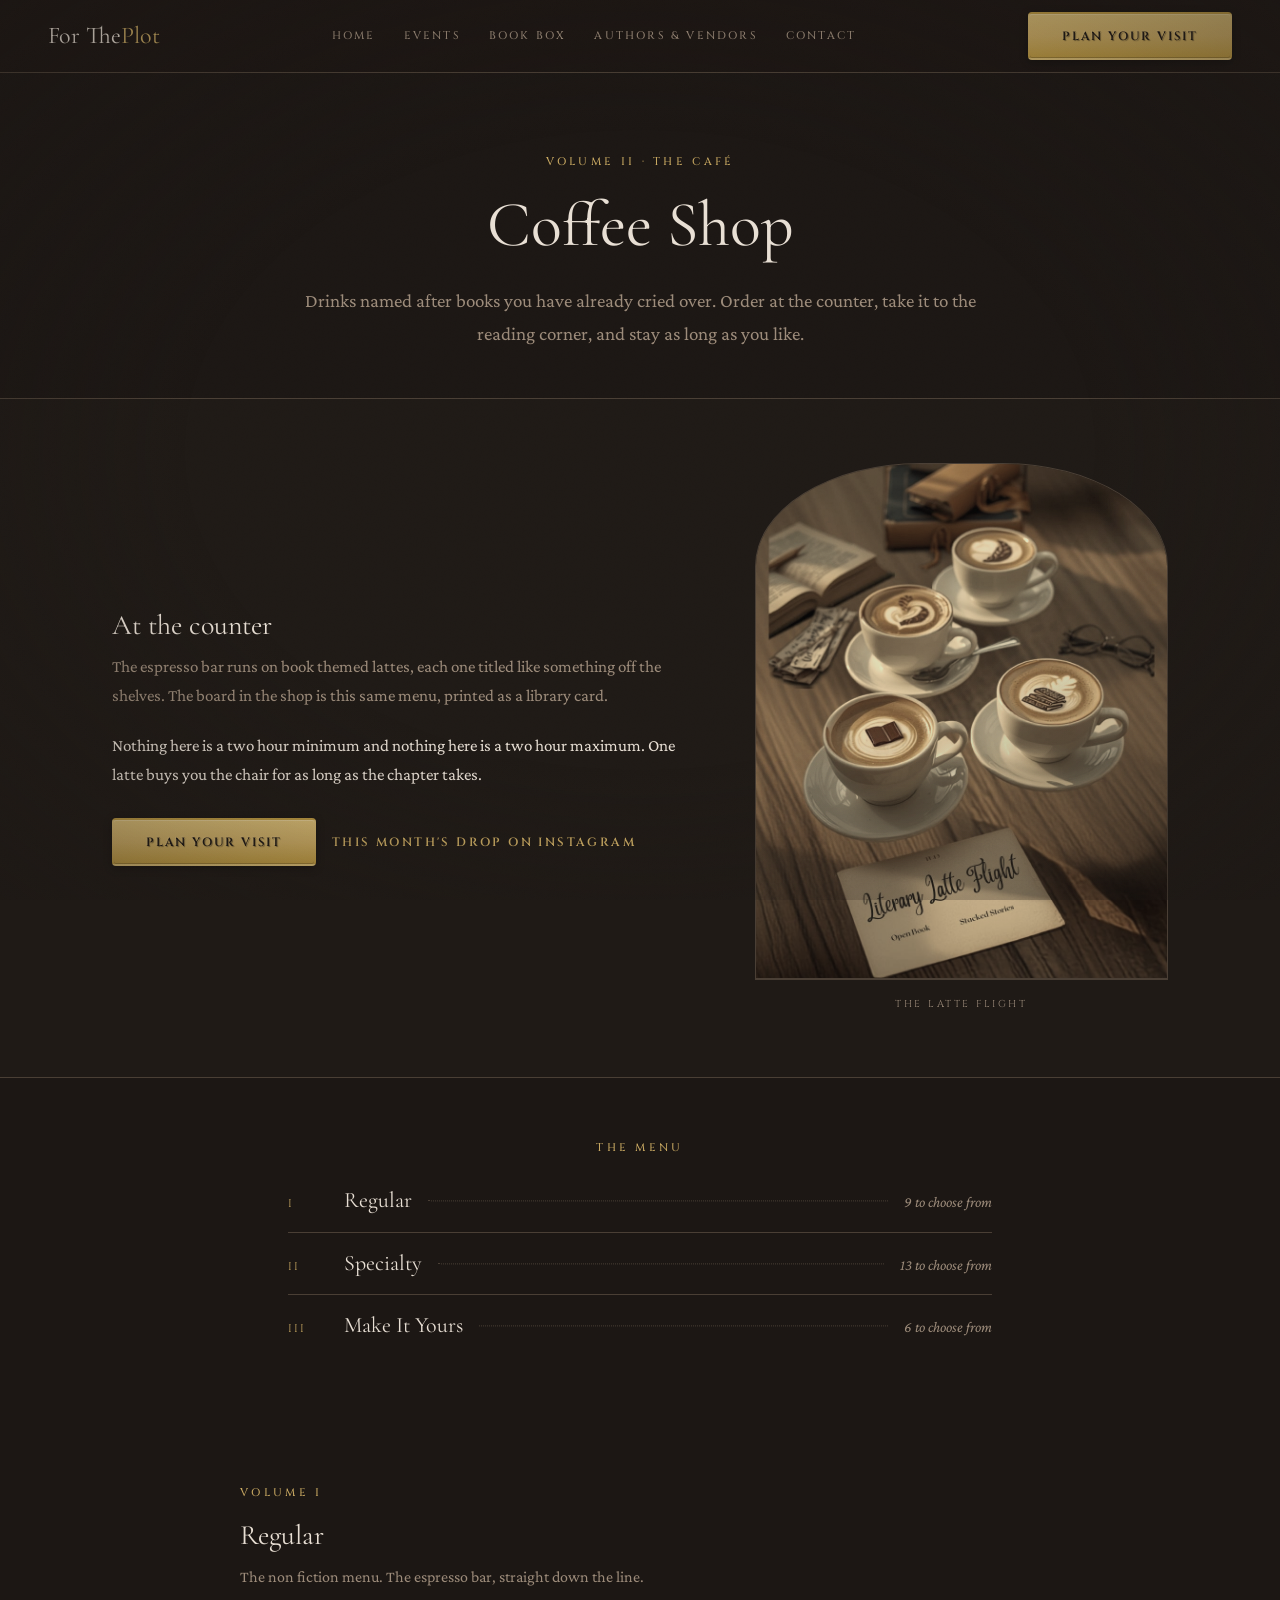
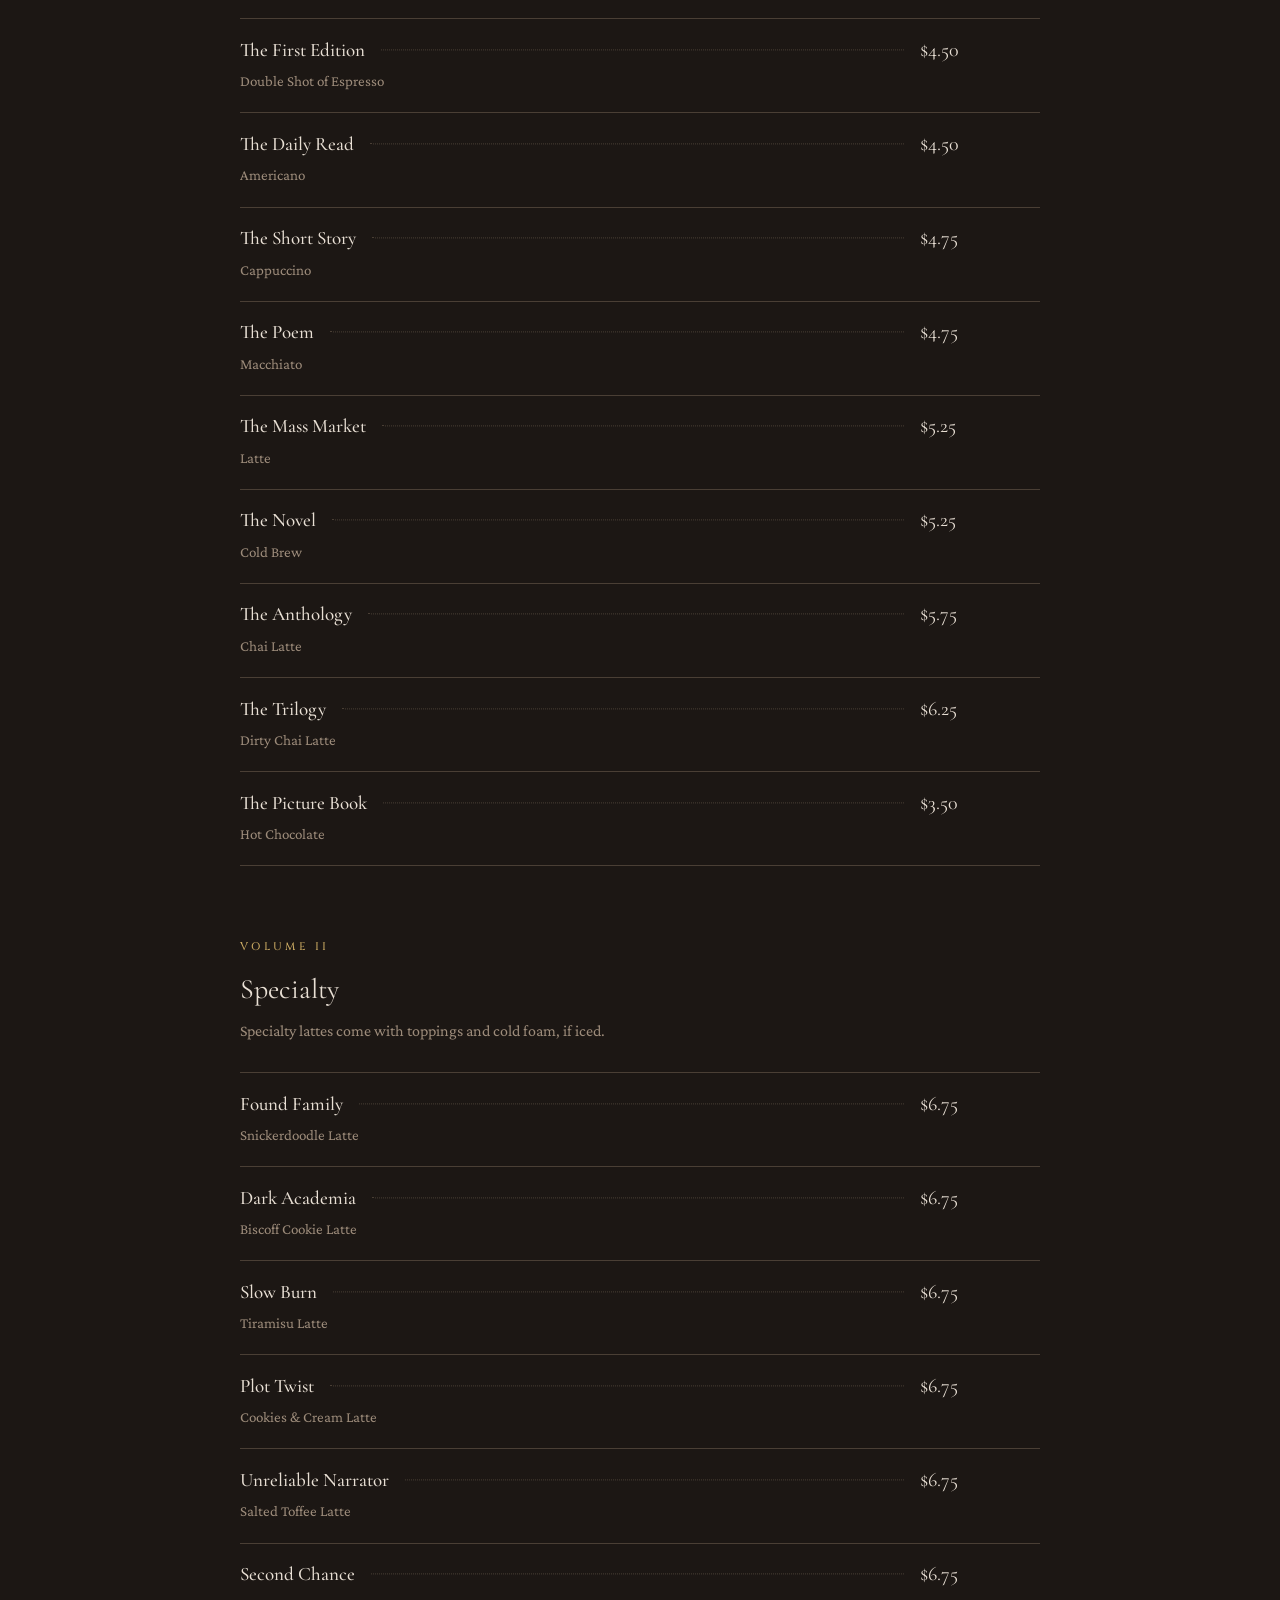
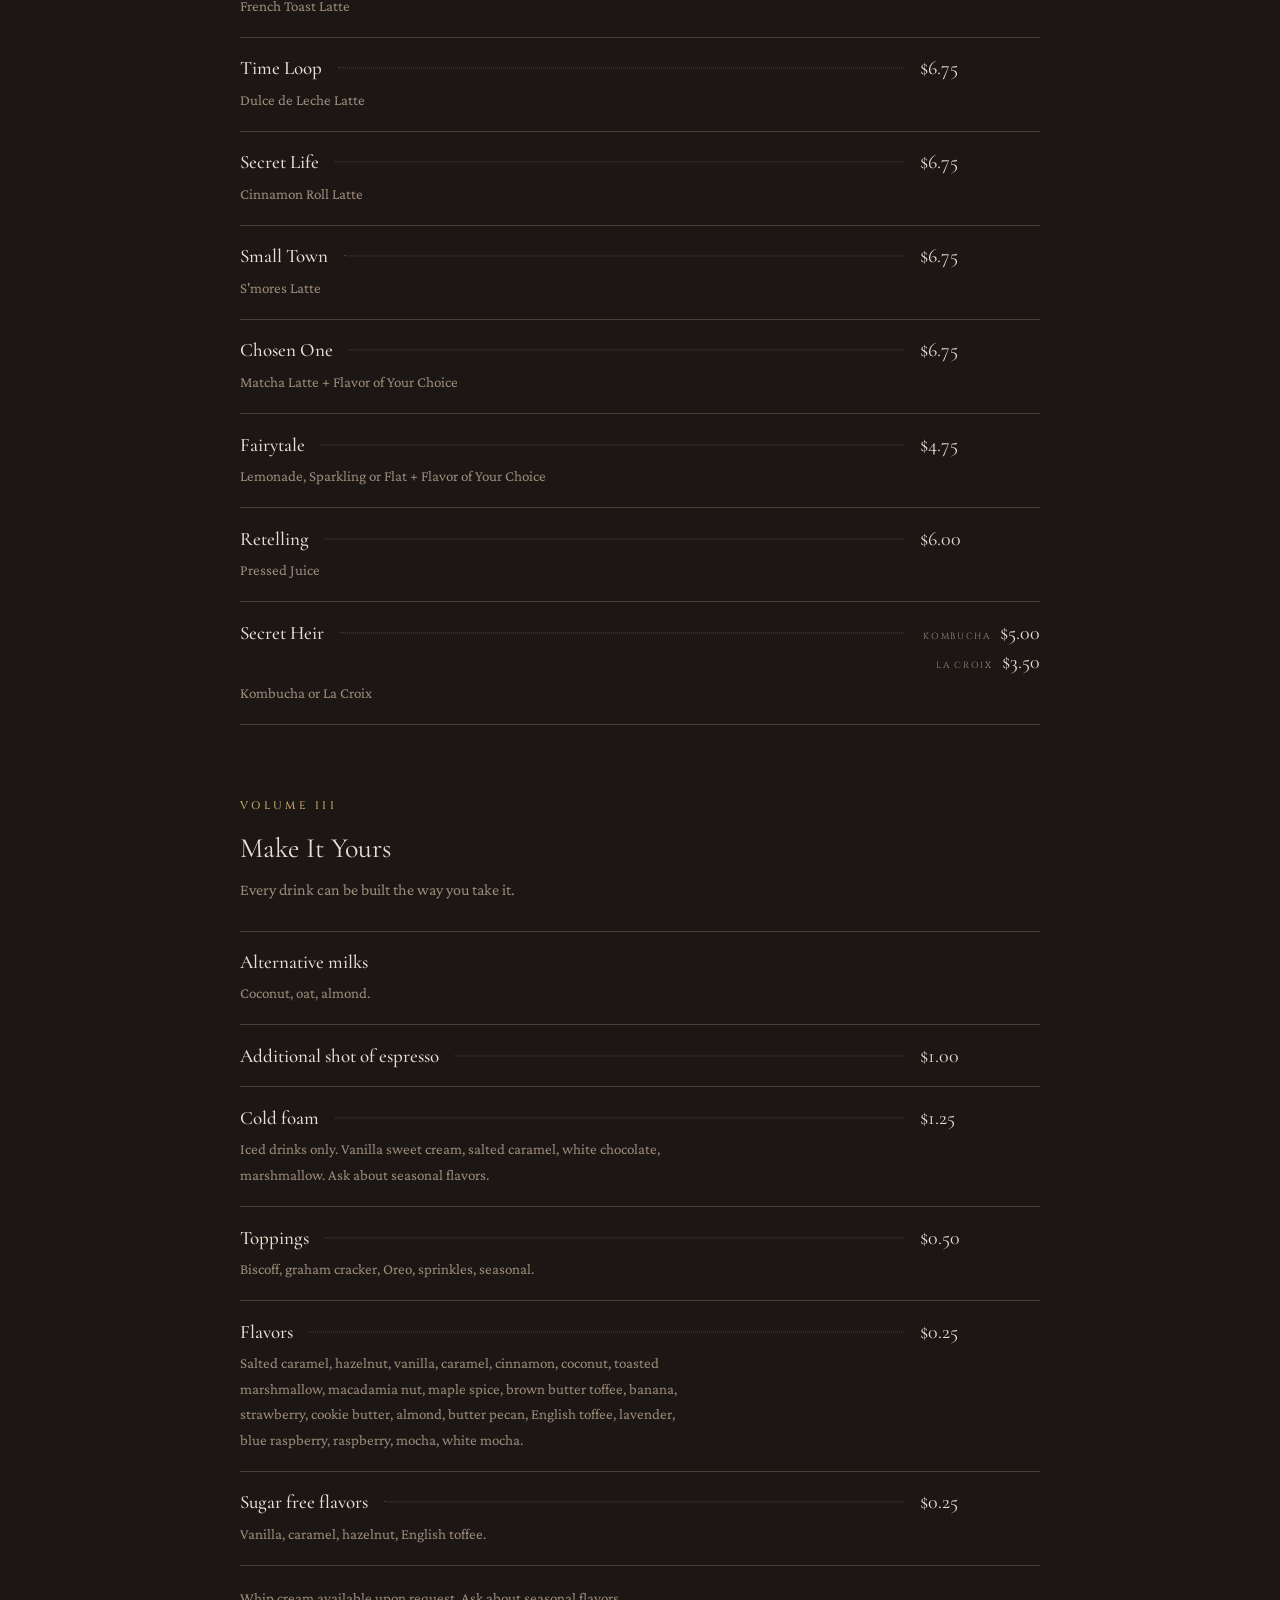
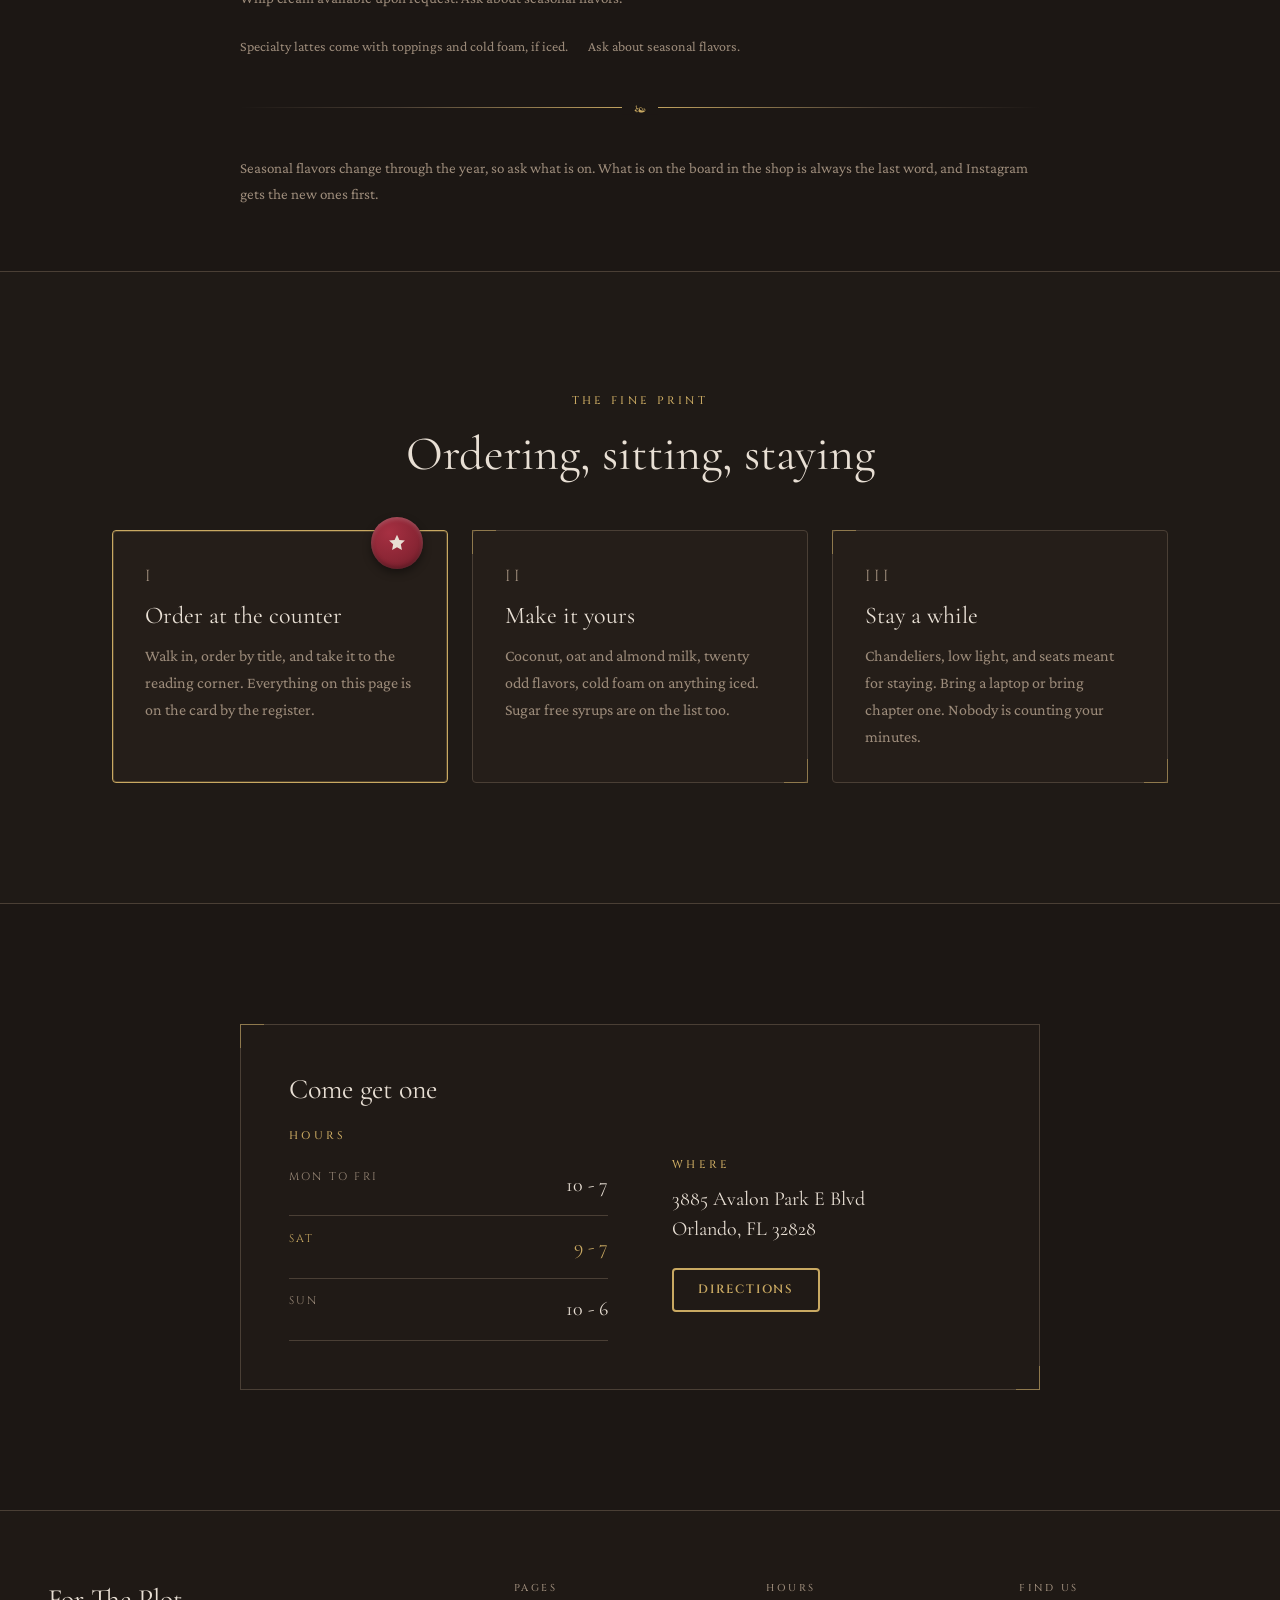
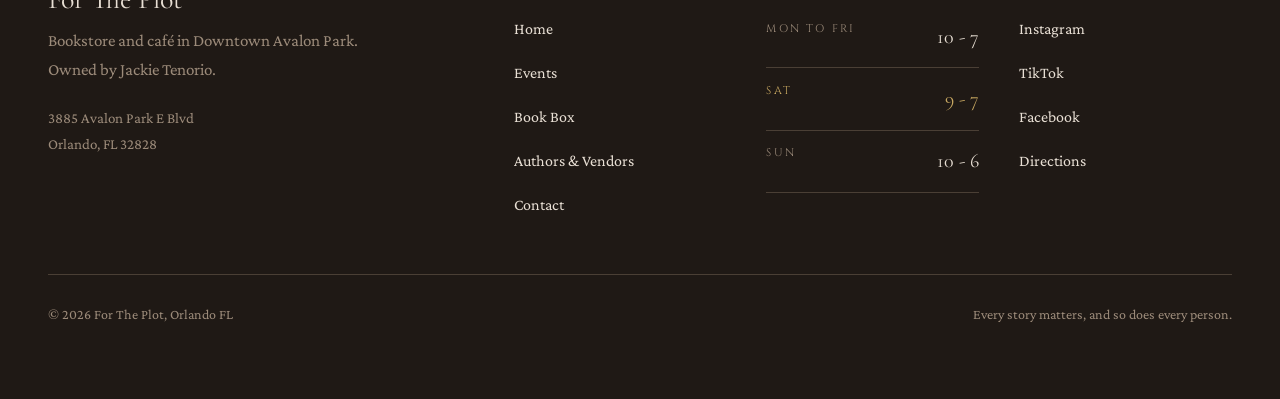
<file: coffee-shop.html>
<!DOCTYPE html>
<html lang="en">
<head>
<meta charset="utf-8">
<meta name="viewport" content="width=device-width, initial-scale=1">
<title>Coffee Shop | For The Plot, Orlando</title>
<meta name="description" content="The full drinks menu at For The Plot in Downtown Avalon Park: book themed signature lattes, coffee and latte flights, espresso, matcha, tea and refreshers, with prices.">
<meta property="og:title" content="Coffee Shop | For The Plot">
<meta property="og:description" content="Book themed lattes, coffee flights, espresso, matcha and tea. The full menu and prices at For The Plot, Downtown Avalon Park, Orlando.">
<meta name="robots" content="noindex">
<meta name="theme-color" content="#1C1714">
<link rel="preconnect" href="https://fonts.googleapis.com">
<link rel="preconnect" href="https://fonts.gstatic.com" crossorigin>
<link href="https://fonts.googleapis.com/css2?family=Cinzel:wght@400;500;600&family=Cormorant+Garamond:ital,wght@0,300;0,400;0,500;1,400&family=Crimson+Pro:ital,wght@0,400;0,600;1,400&display=swap" rel="stylesheet">
<link rel="stylesheet" href="assets/css/academia.css">
</head>

<body>
<div class="grain" aria-hidden="true"></div>
<div class="vignette" aria-hidden="true"></div>
<a class="skip" href="#main">Skip to content</a>

<header class="nav">
  <div class="wrap wrap--wide">
    <div class="nav__inner">
      <a class="nav__mark" href="index.html">For The <span>Plot</span></a>
      <nav aria-label="Primary">
        <ul class="nav__links">
          <li><a href="index.html">Home</a></li>
          <li><a href="events.html">Events</a></li>
          <li><a href="book-box.html">Book Box</a></li>
          <li><a href="partners.html">Authors &amp; Vendors</a></li>
          <li><a href="contact.html">Contact</a></li>
        </ul>
      </nav>
      <a class="btn btn--primary nav__cta" href="contact.html">Plan your visit</a>
      <button class="nav__toggle" type="button" id="navToggle" aria-expanded="false" aria-controls="navPanel" aria-label="Open menu">
        <svg viewBox="0 0 24 24" fill="none" stroke="currentColor" stroke-width="1.5" width="22" height="22" aria-hidden="true"><path d="M3 6h18M3 12h18M3 18h18" stroke-linecap="round"/></svg>
      </button>
    </div>
    <div class="nav__panel" id="navPanel" data-open="false">
      <ul>
        <li><a href="index.html">Home</a></li>
        <li><a href="events.html">Events</a></li>
        <li><a href="book-box.html">Book Box</a></li>
        <li><a href="partners.html">Authors &amp; Vendors</a></li>
        <li><a href="contact.html">Contact</a></li>
      </ul>
    </div>
  </div>
</header>

<main id="main">

<section class="page-head">
  <div class="wrap wrap--narrow">
    <p class="volume">Volume II &middot; The Café</p>
    <h1>Coffee Shop</h1>
    <p class="lede">
      Drinks named after books you have already cried over. Order at the counter, take it to the
      reading corner, and stay as long as you like.
    </p>
  </div>
</section>

<!-- ============================ THE COUNTER ============================ -->
<section class="section section--tight section--panel" aria-labelledby="counter-h">
  <div class="wrap">
    <div class="split">
      <div>
        <h2 id="counter-h" class="h-sub">At the counter</h2>
        <p class="dim" style="margin-top:.75rem;">
          The espresso bar runs on book themed lattes, each one titled like something off the
          shelves. The board in the shop is this same menu, printed as a library card.
        </p>
        <p style="margin-top:1rem;">
          Nothing here is a two hour minimum and nothing here is a two hour maximum. One latte
          buys you the chair for as long as the chapter takes.
        </p>
        <p class="btn-row" style="margin-top:1.75rem;">
          <a class="btn btn--primary" href="contact.html">Plan your visit</a>
          <a class="btn btn--ghost" href="https://www.instagram.com/fortheplotorlando/" rel="noopener">This month's drop on Instagram</a>
        </p>
      </div>

      <figure class="plate">
        <div class="plate__frame">
          <div class="plate__slot" aria-hidden="true">
            <svg viewBox="0 0 24 24" fill="none" stroke="currentColor" stroke-width="1.2">
              <path d="M4 8h12v6a5 5 0 0 1-5 5H9a5 5 0 0 1-5-5V8Z"/><path d="M16 9h2.5a2.5 2.5 0 0 1 0 5H16"/><path d="M7 3v2M10 3v2M13 3v2"/>
            </svg>
          </div>
          <img class="plate__photo" src="assets/images/latte-flight.jpg" alt="Four book themed lattes with poured latte art on a wooden table, beside an open book, reading glasses and a card lettered Literary Latte Flight."
               width="1000" height="1250" loading="lazy" decoding="async">
        </div>
        <figcaption>The latte flight</figcaption>
      </figure>
    </div>
  </div>
</section>

<!-- ============================ INDEX ============================ -->
<section class="section section--tight" aria-labelledby="menu-index-h">
  <div class="wrap">
    <h2 id="menu-index-h" class="volume center">The Menu</h2>
    <ul class="contents" id="menuIndex"></ul>
  </div>
</section>

<!-- ============================ THE BOARD ============================ -->
<section class="section section--tight" aria-labelledby="board-h">
  <div class="wrap wrap--narrow">
    <h2 id="board-h" class="visually-hidden">Drinks and prices</h2>

    <!-- Draft notice. assets/js/menu.js deletes this once
         FTP_MENU_DRAFT is set to false in assets/js/menu-data.js. -->
    <div class="draft" id="menuDraft">
      <p><strong>Draft menu</strong>
        These drinks and prices are placeholders, not the shop's live menu. Replace them in
        <code>assets/js/menu-data.js</code> and set <code>FTP_MENU_DRAFT</code> to
        <code>false</code> to clear this notice.</p>
      <p>Everything else on this page is finished and needs no further changes.</p>
    </div>

    <noscript>
      <p class="note">
        This menu needs JavaScript to load. The current menu is posted in the shop and on
        <a href="https://www.instagram.com/fortheplotorlando/" rel="noopener">Instagram</a>.
      </p>
    </noscript>

    <div id="menuBoard"></div>

    <div class="menu__legend">
      <span>Specialty lattes come with toppings and cold foam, if iced.</span>
      <span>Ask about seasonal flavors.</span>
    </div>

    <div class="rule" aria-hidden="true"></div>

    <p class="note">
      Seasonal flavors change through the year, so ask what is on. What is on the board in the
      shop is always the last word, and Instagram gets the new ones first.
    </p>
  </div>
</section>

<!-- ============================ HOW IT WORKS ============================ -->
<section class="section section--panel" aria-labelledby="how-h">
  <div class="wrap">
    <div class="center measure-center">
      <p class="volume">The Fine Print</p>
      <h2 id="how-h" class="h-section">Ordering, sitting, staying</h2>
    </div>

    <div class="grid grid--3" style="margin-top:3rem;">
      <article class="card card--feature">
        <div class="seal" aria-hidden="true"><svg viewBox="0 0 24 24" fill="currentColor"><path d="m12 2 2.9 6.3 6.6.8-4.9 4.5 1.3 6.7L12 17l-5.9 3.3 1.3-6.7L2.5 9.1l6.6-.8L12 2Z"/></svg></div>
        <p class="card__num">I</p>
        <h3>Order at the counter</h3>
        <p>Walk in, order by title, and take it to the reading corner. Everything on this page is on the card by the register.</p>
      </article>
      <article class="card flourish">
        <p class="card__num">II</p>
        <h3>Make it yours</h3>
        <p>Coconut, oat and almond milk, twenty odd flavors, cold foam on anything iced. Sugar free syrups are on the list too.</p>
      </article>
      <article class="card flourish">
        <p class="card__num">III</p>
        <h3>Stay a while</h3>
        <p>Chandeliers, low light, and seats meant for staying. Bring a laptop or bring chapter one. Nobody is counting your minutes.</p>
      </article>
    </div>
  </div>
</section>

<!-- ============================ VISIT ============================ -->
<section class="section" aria-labelledby="visit-h">
  <div class="wrap wrap--narrow">
    <div class="flourish" style="border:1px solid var(--border); background:rgba(37,30,25,.5); padding:clamp(2rem,5vw,3rem);">
      <h2 id="visit-h" class="h-sub">Come get one</h2>
      <div class="split split--even" style="margin-top:1.5rem;">
        <div>
          <h3 class="volume" style="margin-bottom:.75rem;">Hours</h3>
          <dl class="hours">
            <div data-day="1,2,3,4,5"><dt>Mon to Fri</dt><dd>10 - 7</dd></div>
            <div data-day="6"><dt>Sat</dt><dd>9 - 7</dd></div>
            <div data-day="0"><dt>Sun</dt><dd>10 - 6</dd></div>
          </dl>
        </div>
        <div>
          <h3 class="volume" style="margin-bottom:.75rem;">Where</h3>
          <address class="addr">3885 Avalon Park E&nbsp;Blvd<br>Orlando, FL 32828</address>
          <p class="btn-row" style="margin-top:1.5rem;">
            <a class="btn btn--secondary btn--sm" href="https://maps.google.com/?q=3885+Avalon+Park+E+Blvd+Orlando+FL+32828" rel="noopener">Directions</a>
          </p>
        </div>
      </div>
    </div>
  </div>
</section>
</main>

<footer class="footer">
  <div class="wrap wrap--wide">
    <div class="footer__grid">
      <div>
        <h2>For The Plot</h2>
        <p class="dim" style="max-width:34ch;">Bookstore and café in Downtown Avalon Park. Owned by Jackie Tenorio.</p>
        <address class="note" style="font-style:normal; margin-top:1rem;">3885 Avalon Park E Blvd<br>Orlando, FL 32828</address>
      </div>
      <div>
        <h3>Pages</h3>
        <ul>
          <li><a href="index.html">Home</a></li>
          <li><a href="events.html">Events</a></li>
          <li><a href="book-box.html">Book Box</a></li>
          <li><a href="partners.html">Authors &amp; Vendors</a></li>
          <li><a href="contact.html">Contact</a></li>
        </ul>
      </div>
      <div>
        <h3>Hours</h3>
        <dl class="hours">
          <div data-day="1,2,3,4,5"><dt>Mon to Fri</dt><dd>10 - 7</dd></div>
          <div data-day="6"><dt>Sat</dt><dd>9 - 7</dd></div>
          <div data-day="0"><dt>Sun</dt><dd>10 - 6</dd></div>
        </dl>
      </div>
      <div>
        <h3>Find us</h3>
        <ul>
          <li><a href="https://www.instagram.com/fortheplotorlando/" rel="noopener">Instagram</a></li>
          <li><a href="https://www.tiktok.com/@fortheplotorlando" rel="noopener">TikTok</a></li>
          <li><a href="https://www.facebook.com/p/For-The-Plot-61588344633470/" rel="noopener">Facebook</a></li>
          <li><a href="https://maps.google.com/?q=3885+Avalon+Park+E+Blvd+Orlando+FL+32828" rel="noopener">Directions</a></li>
        </ul>
      </div>
    </div>
    <div class="colophon">
      <span>&copy; <span data-year>2026</span> For The Plot, Orlando FL</span>
      <span>Every story matters, and so does every person.</span>
    </div>
  </div>
</footer>

<script src="assets/js/site.js"></script>
<script src="assets/js/menu-data.js"></script>
<script src="assets/js/menu.js"></script>
</body>
</html>
</file>
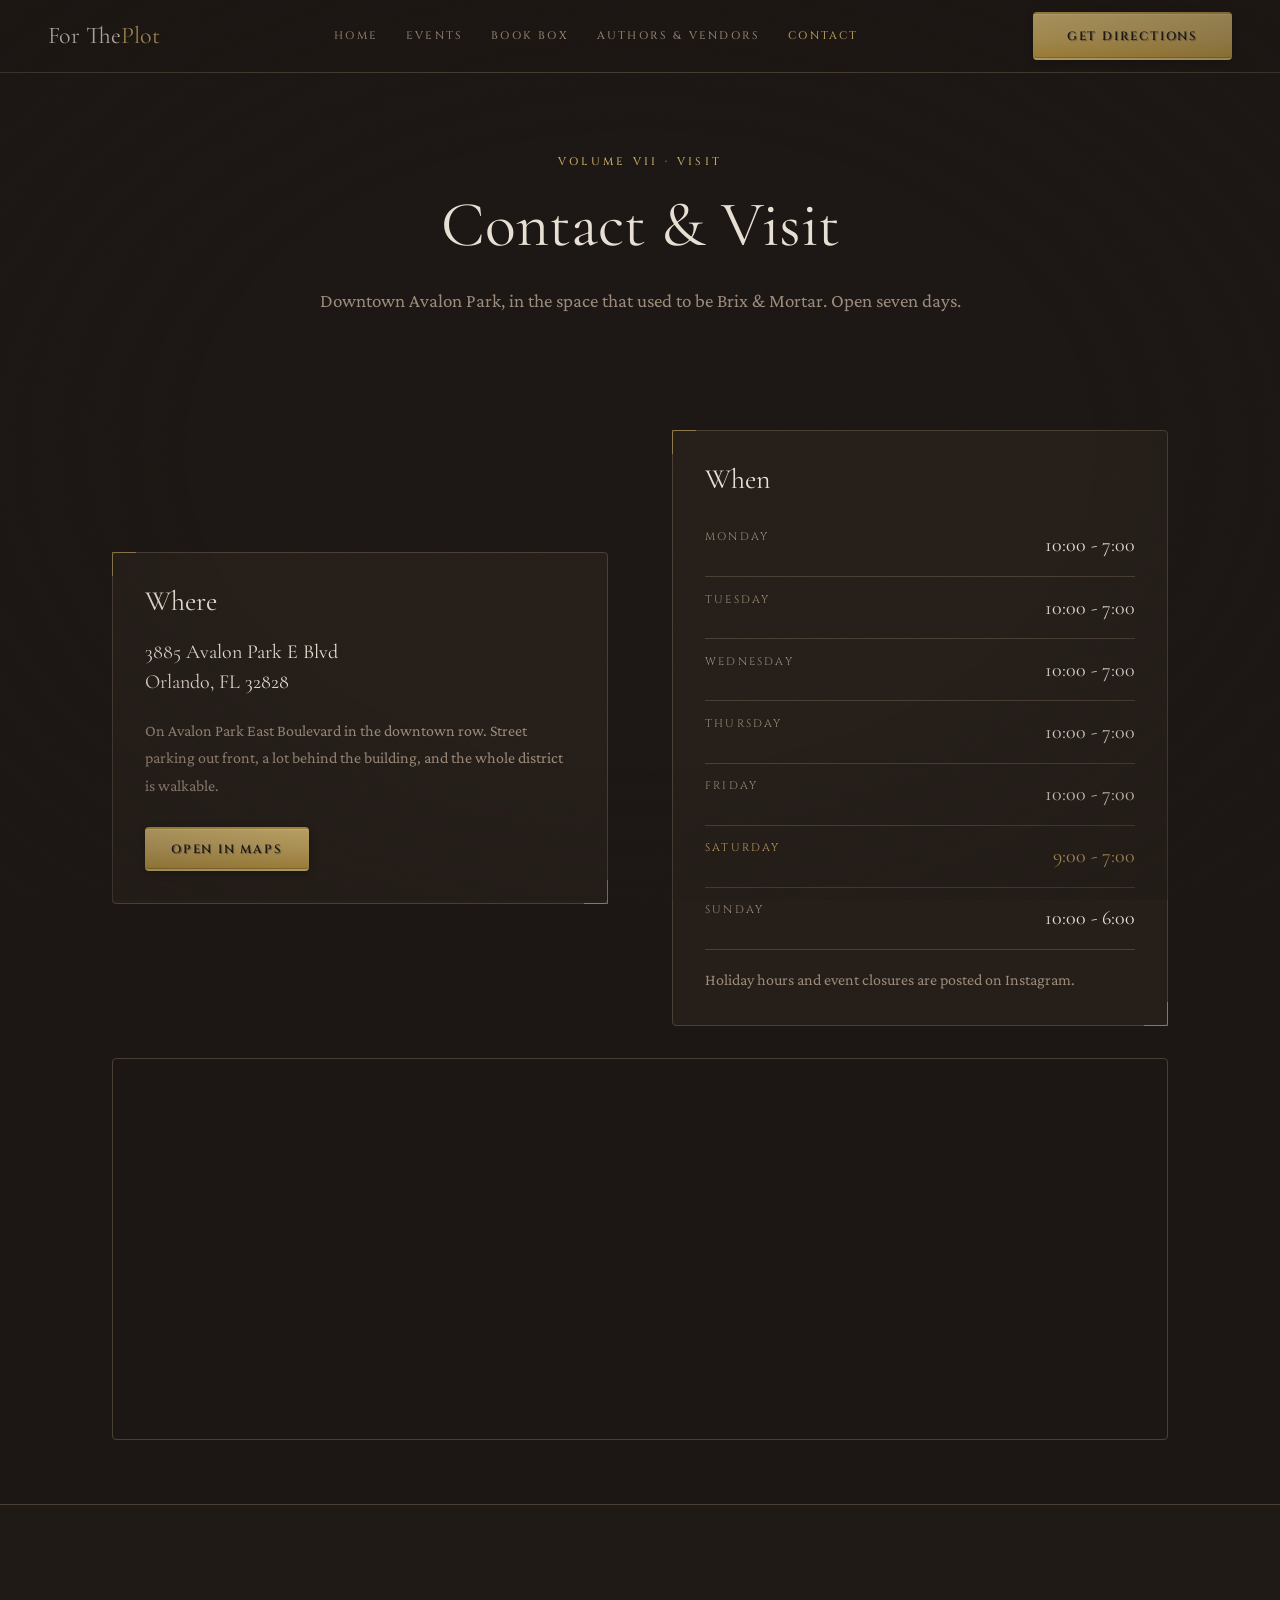
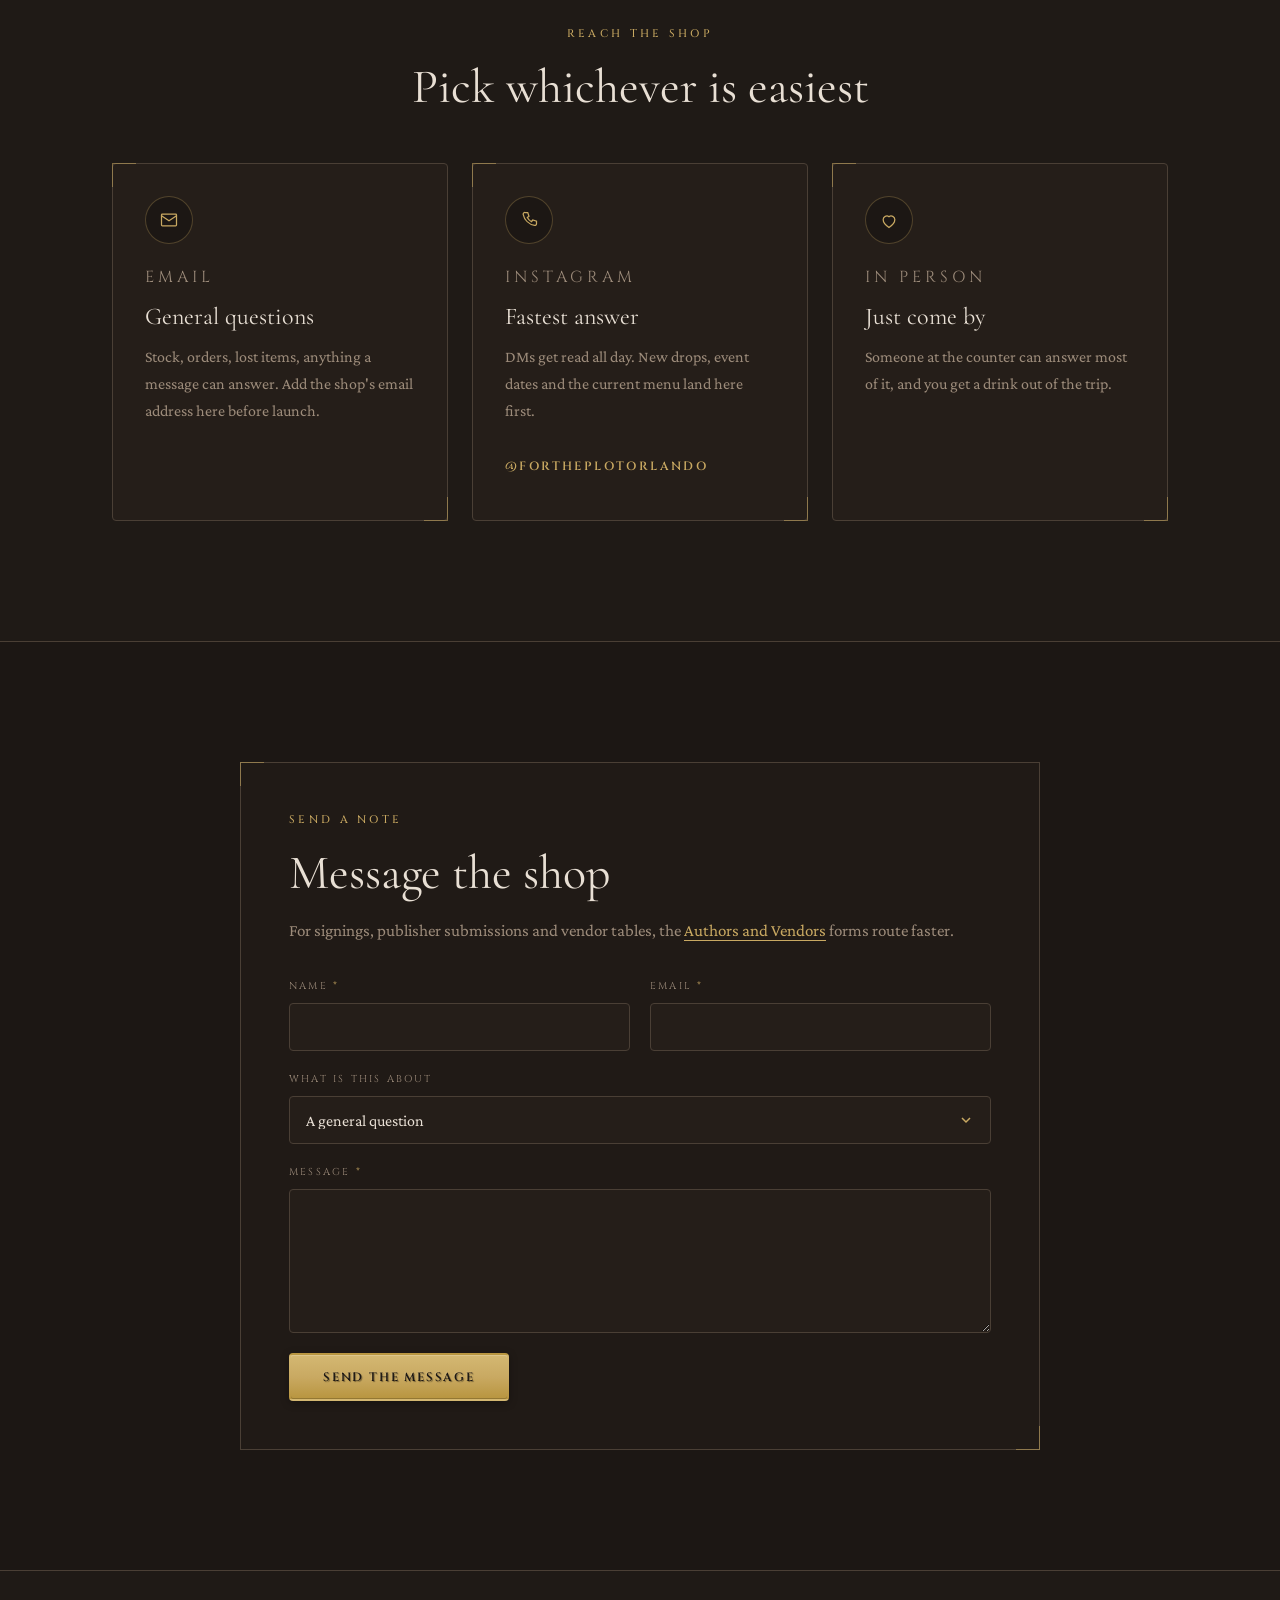
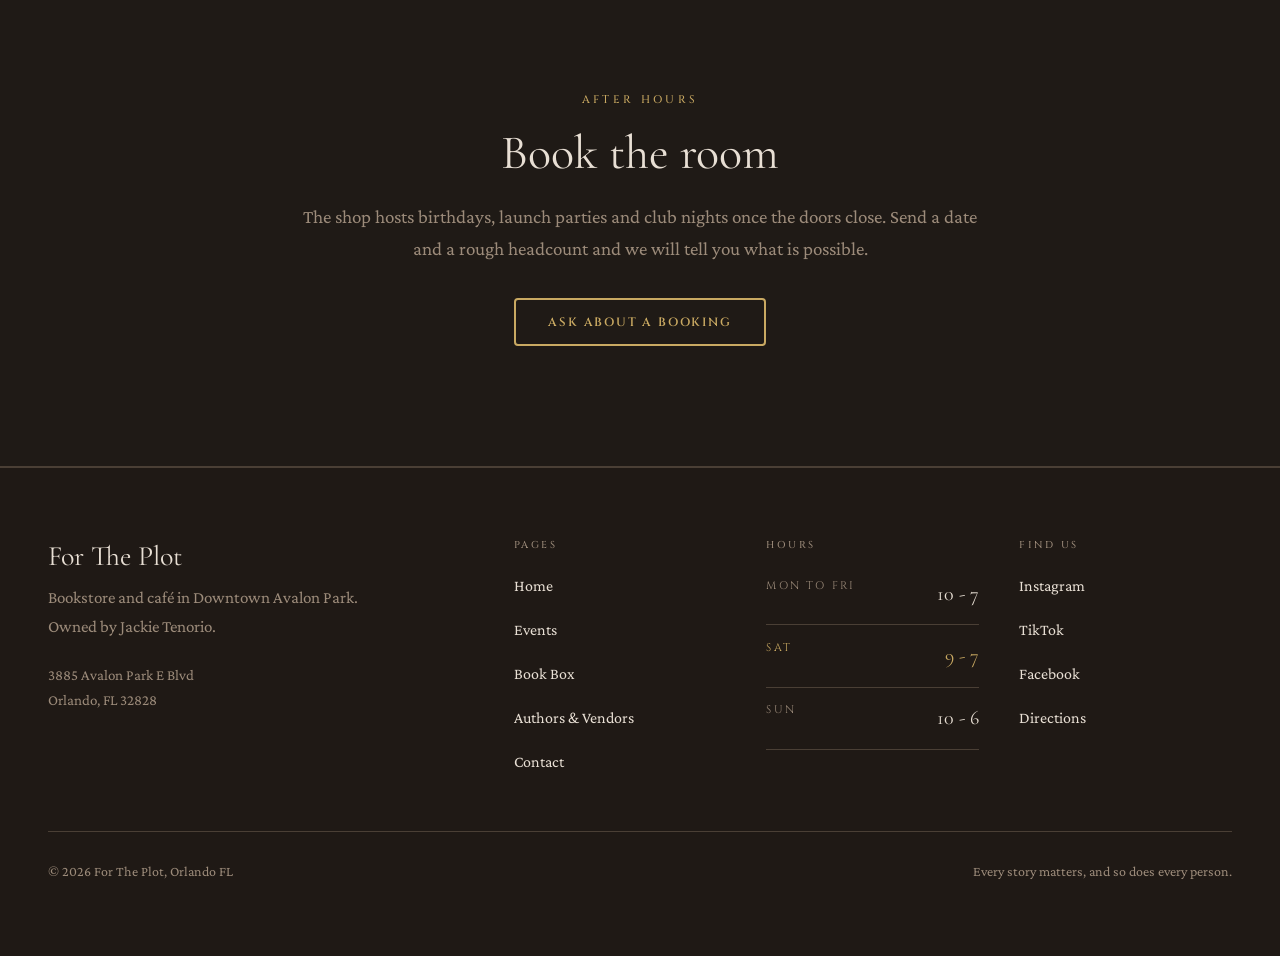
<file: contact.html>
<!DOCTYPE html>
<html lang="en">
<head>
<meta charset="utf-8">
<meta name="viewport" content="width=device-width, initial-scale=1">
<title>Contact &amp; Visit | For The Plot, Orlando</title>
<meta name="description" content="For The Plot is at 3885 Avalon Park E Blvd, Orlando FL 32828. Hours, directions, parking, private bookings and a message form.">
<meta property="og:title" content="Contact &amp; Visit | For The Plot">
<meta property="og:description" content="Hours, directions and how to reach For The Plot in Downtown Avalon Park, Orlando.">
<meta name="theme-color" content="#1C1714">
<link rel="preconnect" href="https://fonts.googleapis.com">
<link rel="preconnect" href="https://fonts.gstatic.com" crossorigin>
<link href="https://fonts.googleapis.com/css2?family=Cinzel:wght@400;500;600&family=Cormorant+Garamond:ital,wght@0,300;0,400;0,500;1,400&family=Crimson+Pro:ital,wght@0,400;0,600;1,400&display=swap" rel="stylesheet">
<link rel="stylesheet" href="assets/css/academia.css">
</head>

<body>
<div class="grain" aria-hidden="true"></div>
<div class="vignette" aria-hidden="true"></div>
<a class="skip" href="#main">Skip to content</a>

<header class="nav">
  <div class="wrap wrap--wide">
    <div class="nav__inner">
      <a class="nav__mark" href="index.html">For The <span>Plot</span></a>
      <nav aria-label="Primary">
        <ul class="nav__links">
          <li><a href="index.html">Home</a></li>
          <li><a href="events.html">Events</a></li>
          <li><a href="book-box.html">Book Box</a></li>
          <li><a href="partners.html">Authors &amp; Vendors</a></li>
          <li><a href="contact.html" aria-current="page">Contact</a></li>
        </ul>
      </nav>
      <a class="btn btn--primary nav__cta" href="https://maps.google.com/?q=3885+Avalon+Park+E+Blvd+Orlando+FL+32828" rel="noopener">Get directions</a>
      <button class="nav__toggle" type="button" id="navToggle" aria-expanded="false" aria-controls="navPanel" aria-label="Open menu">
        <svg viewBox="0 0 24 24" fill="none" stroke="currentColor" stroke-width="1.5" width="22" height="22" aria-hidden="true"><path d="M3 6h18M3 12h18M3 18h18" stroke-linecap="round"/></svg>
      </button>
    </div>
    <div class="nav__panel" id="navPanel" data-open="false">
      <ul>
        <li><a href="index.html">Home</a></li>
        <li><a href="events.html">Events</a></li>
        <li><a href="book-box.html">Book Box</a></li>
        <li><a href="partners.html">Authors &amp; Vendors</a></li>
        <li><a href="contact.html" aria-current="page">Contact</a></li>
      </ul>
    </div>
  </div>
</header>

<main id="main">

<section class="page-head">
  <div class="wrap wrap--narrow">
    <p class="volume">Volume VII &middot; Visit</p>
    <h1>Contact &amp; Visit</h1>
    <p class="lede">
      Downtown Avalon Park, in the space that used to be Brix &amp; Mortar. Open seven days.
    </p>
  </div>
</section>

<!-- ============================ DETAILS ============================ -->
<section class="section section--tight">
  <div class="wrap">
    <div class="split split--even">
      <div class="card flourish">
        <h2 class="h-sub">Where</h2>
        <address class="addr" style="margin-top:1.25rem;">
          3885 Avalon Park E Blvd<br>
          Orlando, FL 32828
        </address>
        <p class="dim" style="margin-top:1.25rem;">
          On Avalon Park East Boulevard in the downtown row. Street parking out front, a lot
          behind the building, and the whole district is walkable.
        </p>
        <div class="btn-row" style="margin-top:1.75rem;">
          <a class="btn btn--primary btn--sm" href="https://maps.google.com/?q=3885+Avalon+Park+E+Blvd+Orlando+FL+32828" rel="noopener">Open in Maps</a>
        </div>
      </div>

      <div class="card flourish">
        <h2 class="h-sub">When</h2>
        <dl class="hours" style="margin-top:1.25rem;">
          <div data-day="1"><dt>Monday</dt><dd>10:00 - 7:00</dd></div>
          <div data-day="2"><dt>Tuesday</dt><dd>10:00 - 7:00</dd></div>
          <div data-day="3"><dt>Wednesday</dt><dd>10:00 - 7:00</dd></div>
          <div data-day="4"><dt>Thursday</dt><dd>10:00 - 7:00</dd></div>
          <div data-day="5"><dt>Friday</dt><dd>10:00 - 7:00</dd></div>
          <div data-day="6"><dt>Saturday</dt><dd>9:00 - 7:00</dd></div>
          <div data-day="0"><dt>Sunday</dt><dd>10:00 - 6:00</dd></div>
        </dl>
        <p class="note" style="margin-top:1rem;">
          Holiday hours and event closures are posted on Instagram.
        </p>
      </div>
    </div>

    <!-- MAP: replace the src with the shop's own Google Maps embed if you want a branded pin. -->
    <div style="margin-top:2rem; border:1px solid var(--border); border-radius:var(--radius); overflow:hidden;">
      <iframe
        title="Map showing For The Plot at 3885 Avalon Park East Boulevard, Orlando"
        src="https://www.google.com/maps?q=3885%20Avalon%20Park%20E%20Blvd%20Orlando%20FL%2032828&output=embed"
        width="100%" height="380" style="border:0; display:block; filter:sepia(.45) contrast(.95) brightness(.85);"
        loading="lazy" referrerpolicy="no-referrer-when-downgrade"></iframe>
    </div>
  </div>
</section>

<!-- ============================ REACH US ============================ -->
<section class="section section--panel" aria-labelledby="reach-h">
  <div class="wrap">
    <div class="center measure-center">
      <p class="volume">Reach the shop</p>
      <h2 id="reach-h" class="h-section">Pick whichever is easiest</h2>
    </div>

    <div class="grid grid--3" style="margin-top:3rem;">
      <article class="card flourish">
        <div class="icon-medallion" aria-hidden="true"><svg viewBox="0 0 24 24" fill="none" stroke="currentColor" stroke-width="1.5"><rect x="3" y="5" width="18" height="14" rx="1"/><path d="m3 7 9 6 9-6"/></svg></div>
        <p class="card__num">Email</p>
        <h3>General questions</h3>
        <p>Stock, orders, lost items, anything a message can answer. Add the shop's email address here before launch.</p>
      </article>

      <article class="card flourish">
        <div class="icon-medallion" aria-hidden="true"><svg viewBox="0 0 24 24" fill="none" stroke="currentColor" stroke-width="1.5"><path d="M7.5 3h3l1.5 4.5-2 1.5a12 12 0 0 0 5 5l1.5-2L21 13.5v3a2 2 0 0 1-2.2 2A17 17 0 0 1 5 5.2 2 2 0 0 1 7 3Z"/></svg></div>
        <p class="card__num">Instagram</p>
        <h3>Fastest answer</h3>
        <p>DMs get read all day. New drops, event dates and the current menu land here first.</p>
        <p style="margin-top:1rem;"><a class="btn btn--ghost" href="https://www.instagram.com/fortheplotorlando/" rel="noopener">@fortheplotorlando</a></p>
      </article>

      <article class="card flourish">
        <div class="icon-medallion" aria-hidden="true"><svg viewBox="0 0 24 24" fill="none" stroke="currentColor" stroke-width="1.5"><path d="M12 21s-7-4.4-7-9.5A4.5 4.5 0 0 1 12 8a4.5 4.5 0 0 1 7 3.5C19 16.6 12 21 12 21Z"/></svg></div>
        <p class="card__num">In person</p>
        <h3>Just come by</h3>
        <p>Someone at the counter can answer most of it, and you get a drink out of the trip.</p>
      </article>
    </div>
  </div>
</section>

<!-- ============================ MESSAGE FORM ============================ -->
<section class="section" aria-labelledby="msg-h">
  <div class="wrap wrap--narrow">
    <div class="flourish" style="border:1px solid var(--border); background:rgba(37,30,25,.5); padding:clamp(2rem,5vw,3rem);">
      <p class="volume">Send a note</p>
      <h2 id="msg-h" class="h-section">Message the shop</h2>
      <p class="dim" style="margin-top:1rem;">
        For signings, publisher submissions and vendor tables, the
        <a href="partners.html">Authors and Vendors</a> forms route faster.
      </p>

      <form class="form" style="margin-top:2rem;" data-form="contact" data-success="Thanks. Your message is with the shop. We usually reply within a day or two.">
        <div class="form__row">
          <div class="field">
            <label for="c-name">Name <span class="req" aria-hidden="true">*</span></label>
            <input id="c-name" name="name" type="text" autocomplete="name" required>
          </div>
          <div class="field">
            <label for="c-email">Email <span class="req" aria-hidden="true">*</span></label>
            <input id="c-email" name="email" type="email" autocomplete="email" required>
          </div>
        </div>
        <div class="field">
          <label for="c-topic">What is this about</label>
          <select id="c-topic" name="topic">
            <option>A general question</option>
            <option>Ordering or holding a book</option>
            <option>The book box</option>
            <option>Booking the space after hours</option>
            <option>Press or media</option>
            <option>Something else</option>
          </select>
        </div>
        <div class="field">
          <label for="c-message">Message <span class="req" aria-hidden="true">*</span></label>
          <textarea id="c-message" name="message" required></textarea>
        </div>
        <div class="btn-row">
          <button class="btn btn--primary" type="submit">Send the message</button>
        </div>
        <p class="form__status" tabindex="-1" role="status"></p>
      </form>
    </div>
  </div>
</section>

<!-- ============================ PRIVATE BOOKINGS ============================ -->
<section class="section section--panel" aria-labelledby="book-h">
  <div class="wrap wrap--narrow center">
    <p class="volume">After hours</p>
    <h2 id="book-h" class="h-section">Book the room</h2>
    <p class="lede measure-center" style="margin-top:1.25rem;">
      The shop hosts birthdays, launch parties and club nights once the doors close. Send a date
      and a rough headcount and we will tell you what is possible.
    </p>
    <div class="btn-row btn-row--center" style="margin-top:2rem;">
      <a class="btn btn--secondary" href="#msg-h">Ask about a booking</a>
    </div>
  </div>
</section>
</main>

<footer class="footer">
  <div class="wrap wrap--wide">
    <div class="footer__grid">
      <div>
        <h2>For The Plot</h2>
        <p class="dim" style="max-width:34ch;">Bookstore and café in Downtown Avalon Park. Owned by Jackie Tenorio.</p>
        <address class="note" style="font-style:normal; margin-top:1rem;">3885 Avalon Park E Blvd<br>Orlando, FL 32828</address>
      </div>
      <div>
        <h3>Pages</h3>
        <ul>
          <li><a href="index.html">Home</a></li>
          <li><a href="events.html">Events</a></li>
          <li><a href="book-box.html">Book Box</a></li>
          <li><a href="partners.html">Authors &amp; Vendors</a></li>
          <li><a href="contact.html">Contact</a></li>
        </ul>
      </div>
      <div>
        <h3>Hours</h3>
        <dl class="hours">
          <div data-day="1,2,3,4,5"><dt>Mon to Fri</dt><dd>10 - 7</dd></div>
          <div data-day="6"><dt>Sat</dt><dd>9 - 7</dd></div>
          <div data-day="0"><dt>Sun</dt><dd>10 - 6</dd></div>
        </dl>
      </div>
      <div>
        <h3>Find us</h3>
        <ul>
          <li><a href="https://www.instagram.com/fortheplotorlando/" rel="noopener">Instagram</a></li>
          <li><a href="https://www.tiktok.com/@fortheplotorlando" rel="noopener">TikTok</a></li>
          <li><a href="https://www.facebook.com/p/For-The-Plot-61588344633470/" rel="noopener">Facebook</a></li>
          <li><a href="https://maps.google.com/?q=3885+Avalon+Park+E+Blvd+Orlando+FL+32828" rel="noopener">Directions</a></li>
        </ul>
      </div>
    </div>
    <div class="colophon">
      <span>&copy; <span data-year>2026</span> For The Plot, Orlando FL</span>
      <span>Every story matters, and so does every person.</span>
    </div>
  </div>
</footer>

<script src="assets/js/site.js"></script>
<script src="assets/js/forms.js"></script>
</body>
</html>
</file>
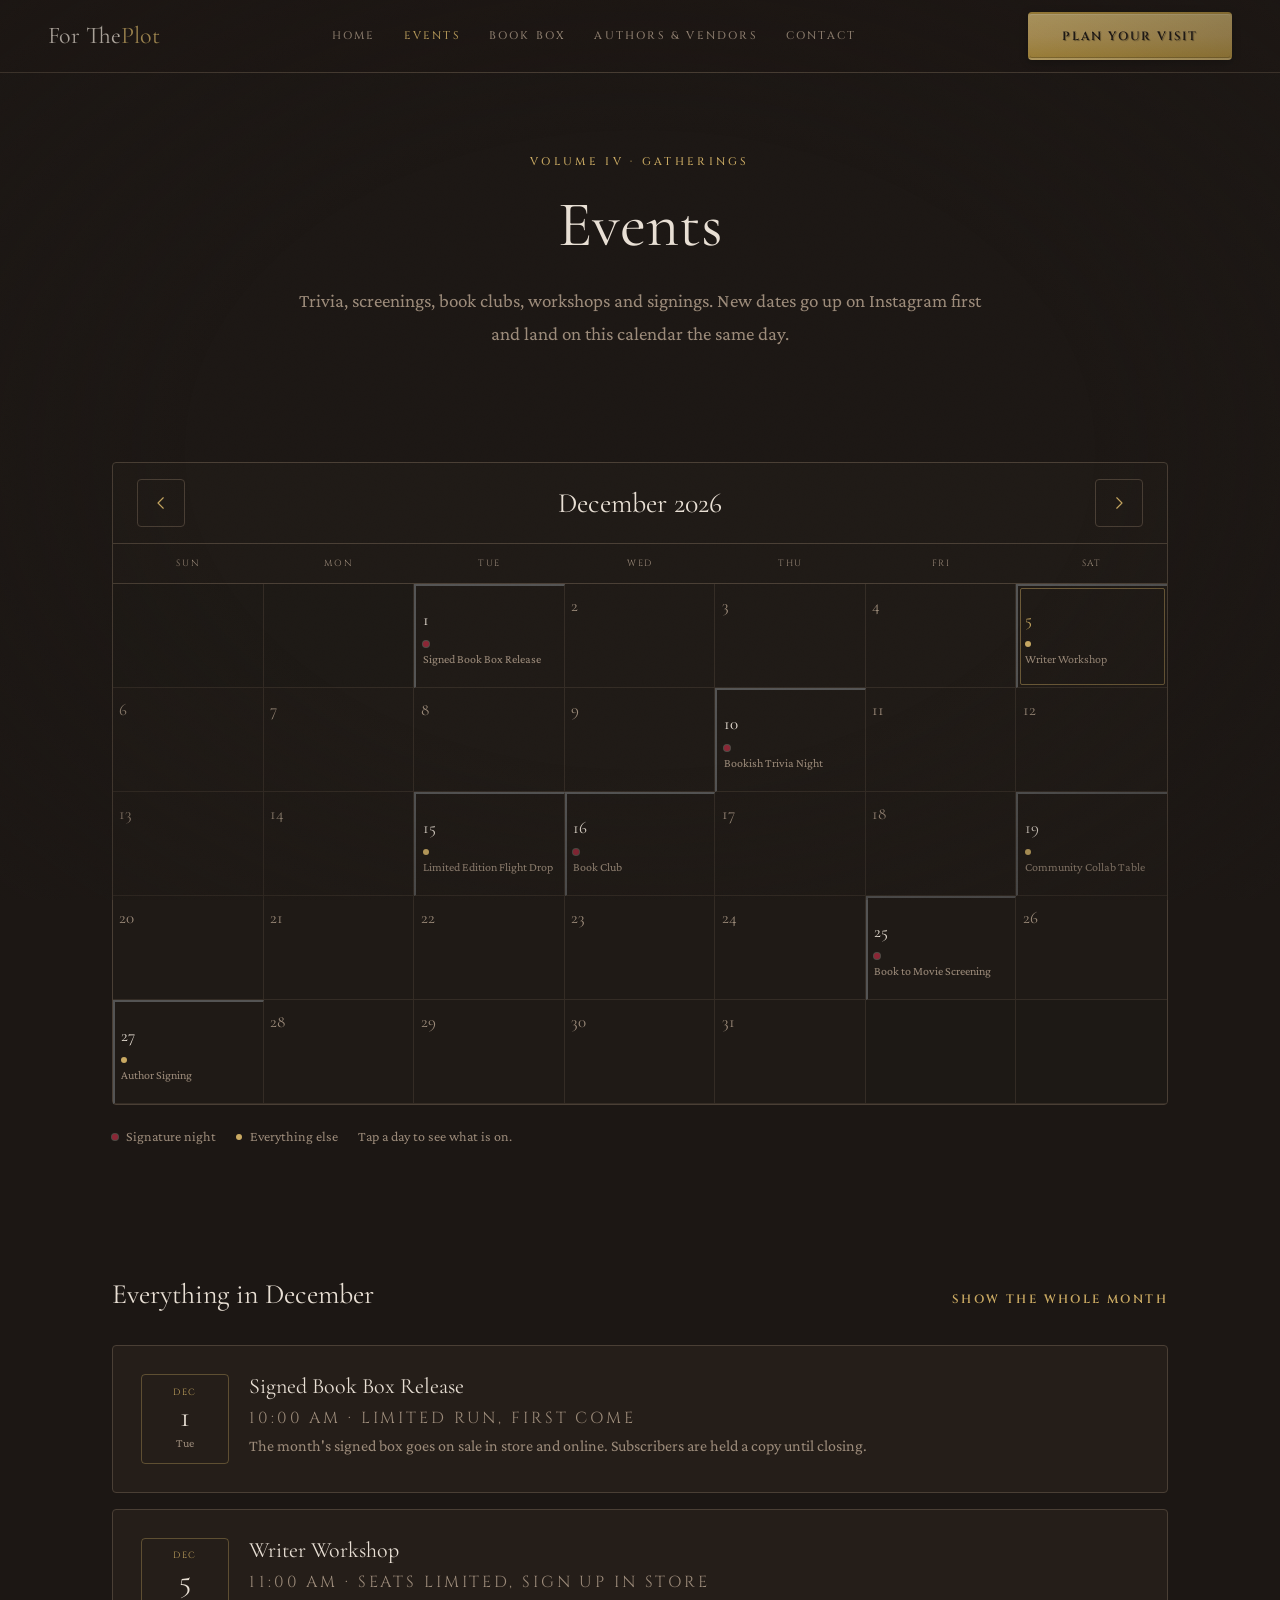
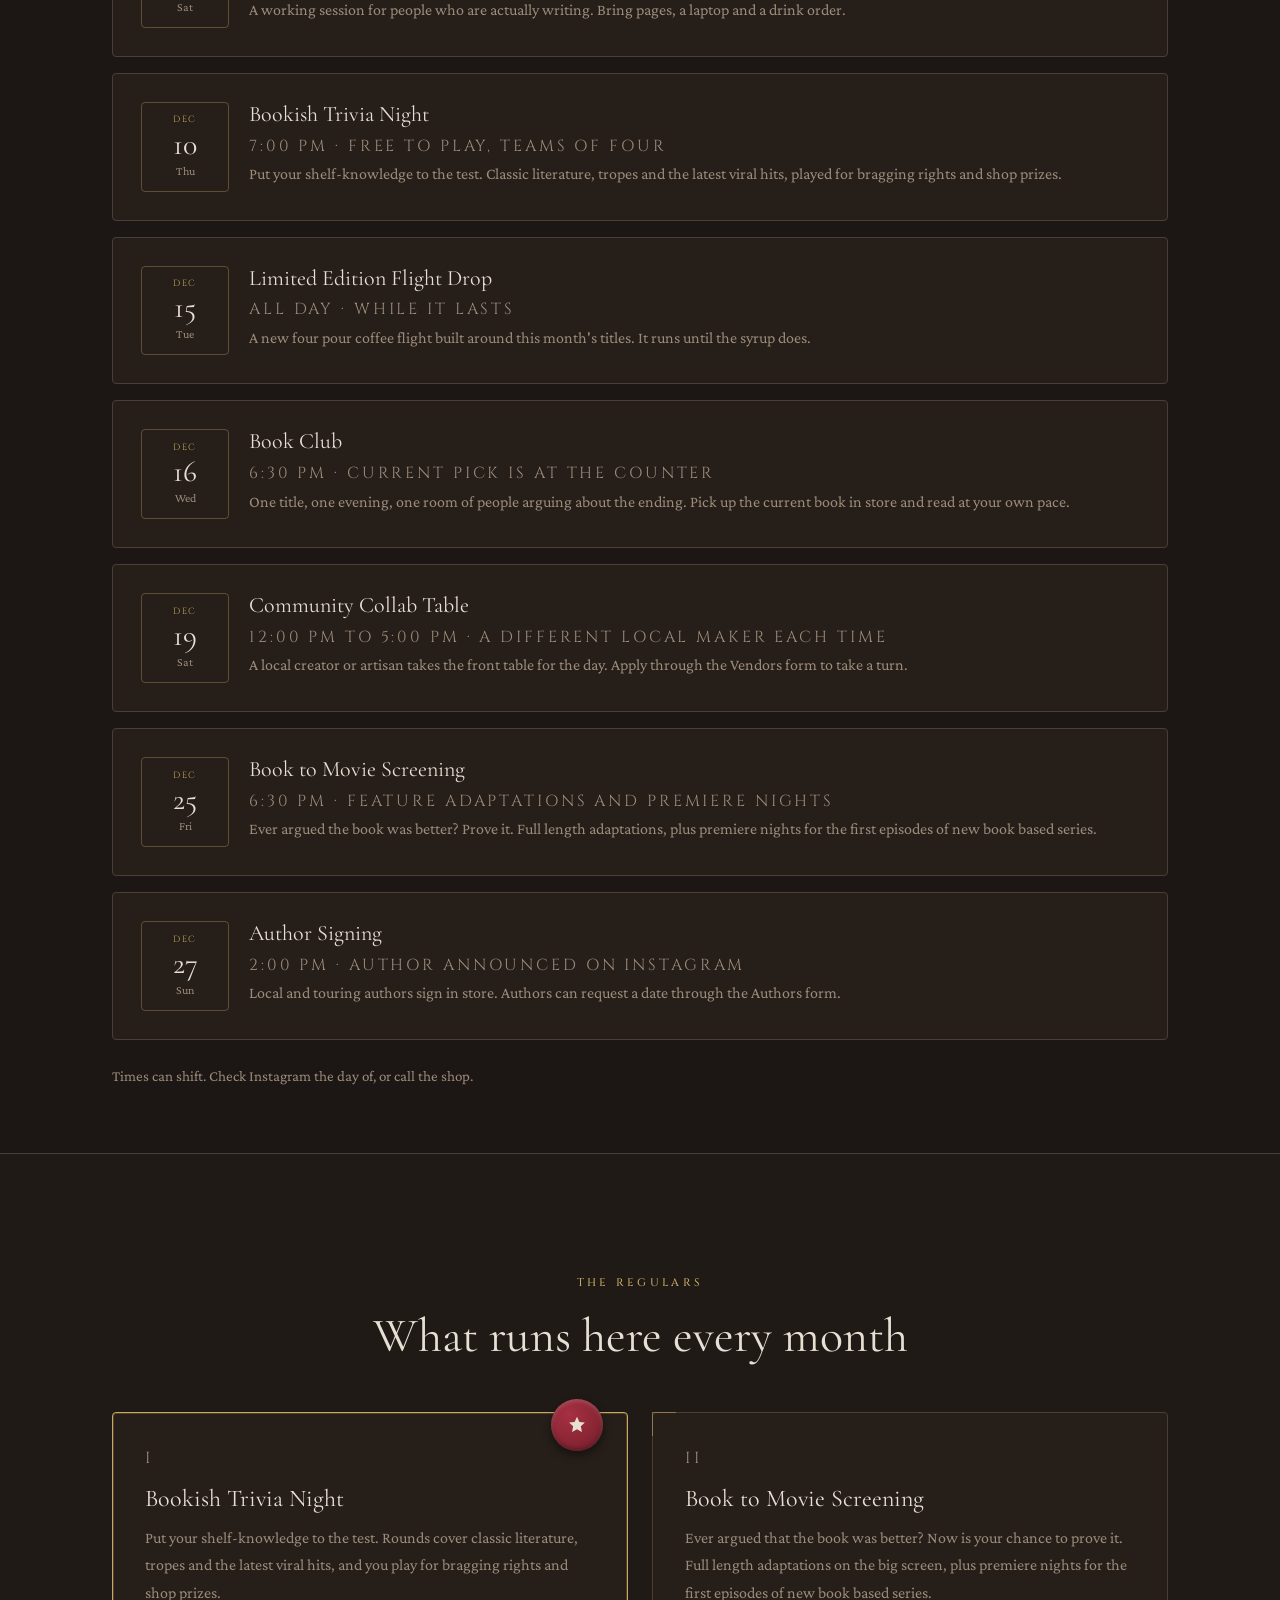
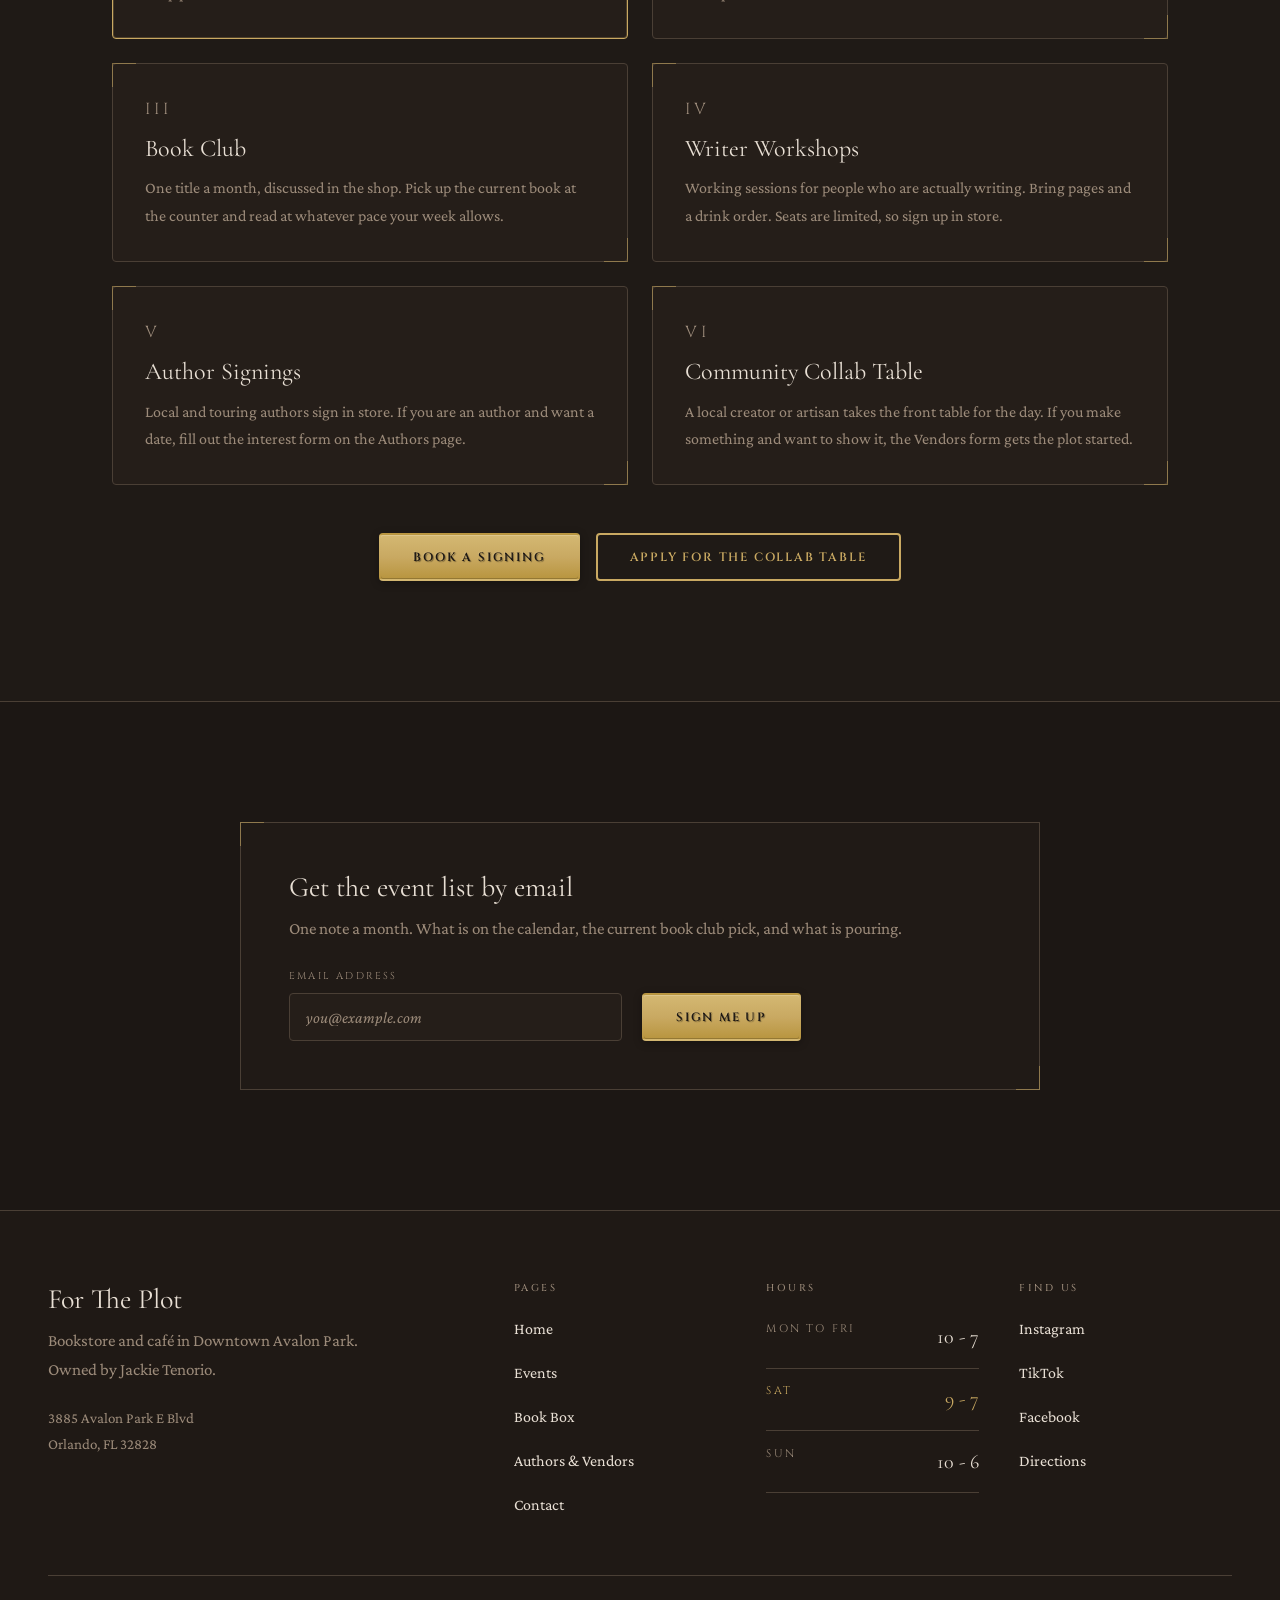
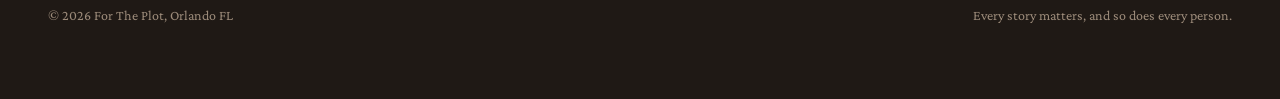
<file: events.html>
<!DOCTYPE html>
<html lang="en">
<head>
<meta charset="utf-8">
<meta name="viewport" content="width=device-width, initial-scale=1">
<title>Events | For The Plot, Orlando</title>
<meta name="description" content="Bookish trivia, book to movie screenings, book clubs, writer workshops and signings at For The Plot in Downtown Avalon Park. See the month's calendar.">
<meta property="og:title" content="Events | For The Plot">
<meta property="og:description" content="Trivia, screenings, book clubs and workshops at For The Plot in Downtown Avalon Park, Orlando.">
<meta name="theme-color" content="#1C1714">
<link rel="preconnect" href="https://fonts.googleapis.com">
<link rel="preconnect" href="https://fonts.gstatic.com" crossorigin>
<link href="https://fonts.googleapis.com/css2?family=Cinzel:wght@400;500;600&family=Cormorant+Garamond:ital,wght@0,300;0,400;0,500;1,400&family=Crimson+Pro:ital,wght@0,400;0,600;1,400&display=swap" rel="stylesheet">
<link rel="stylesheet" href="assets/css/academia.css">
</head>

<body>
<div class="grain" aria-hidden="true"></div>
<div class="vignette" aria-hidden="true"></div>
<a class="skip" href="#main">Skip to content</a>

<header class="nav">
  <div class="wrap wrap--wide">
    <div class="nav__inner">
      <a class="nav__mark" href="index.html">For The <span>Plot</span></a>
      <nav aria-label="Primary">
        <ul class="nav__links">
          <li><a href="index.html">Home</a></li>
          <li><a href="events.html" aria-current="page">Events</a></li>
          <li><a href="book-box.html">Book Box</a></li>
          <li><a href="partners.html">Authors &amp; Vendors</a></li>
          <li><a href="contact.html">Contact</a></li>
        </ul>
      </nav>
      <a class="btn btn--primary nav__cta" href="contact.html">Plan your visit</a>
      <button class="nav__toggle" type="button" id="navToggle" aria-expanded="false" aria-controls="navPanel" aria-label="Open menu">
        <svg viewBox="0 0 24 24" fill="none" stroke="currentColor" stroke-width="1.5" width="22" height="22" aria-hidden="true"><path d="M3 6h18M3 12h18M3 18h18" stroke-linecap="round"/></svg>
      </button>
    </div>
    <div class="nav__panel" id="navPanel" data-open="false">
      <ul>
        <li><a href="index.html">Home</a></li>
        <li><a href="events.html" aria-current="page">Events</a></li>
        <li><a href="book-box.html">Book Box</a></li>
        <li><a href="partners.html">Authors &amp; Vendors</a></li>
        <li><a href="contact.html">Contact</a></li>
      </ul>
    </div>
  </div>
</header>

<main id="main">

<section class="page-head">
  <div class="wrap wrap--narrow">
    <p class="volume">Volume IV &middot; Gatherings</p>
    <h1>Events</h1>
    <p class="lede">
      Trivia, screenings, book clubs, workshops and signings. New dates go up on Instagram
      first and land on this calendar the same day.
    </p>
  </div>
</section>

<!-- ============================ CALENDAR ============================ -->
<section class="section section--tight" aria-labelledby="cal-h">
  <div class="wrap">
    <h2 id="cal-h" class="visually-hidden">Event calendar</h2>

    <div class="cal">
      <div class="cal__bar">
        <button class="cal__nav" type="button" id="calPrev" aria-label="Previous month">
          <svg viewBox="0 0 24 24" width="18" height="18" fill="none" stroke="currentColor" stroke-width="1.5" aria-hidden="true"><path d="m15 5-7 7 7 7" stroke-linecap="round" stroke-linejoin="round"/></svg>
        </button>
        <h3 class="cal__month" id="calMonth" aria-live="polite">&nbsp;</h3>
        <button class="cal__nav" type="button" id="calNext" aria-label="Next month">
          <svg viewBox="0 0 24 24" width="18" height="18" fill="none" stroke="currentColor" stroke-width="1.5" aria-hidden="true"><path d="m9 5 7 7-7 7" stroke-linecap="round" stroke-linejoin="round"/></svg>
        </button>
      </div>
      <div class="cal__grid" id="calGrid"></div>
    </div>

    <div class="cal__legend">
      <span><i class="cal__pip cal__pip--crimson" aria-hidden="true"></i> Signature night</span>
      <span><i class="cal__pip" aria-hidden="true"></i> Everything else</span>
      <span>Tap a day to see what is on.</span>
    </div>
  </div>
</section>

<!-- ============================ LIST ============================ -->
<section class="section section--tight" aria-labelledby="eventListHead">
  <div class="wrap">
    <div style="display:flex; flex-wrap:wrap; gap:1rem; align-items:baseline; justify-content:space-between; margin-bottom:1.5rem;">
      <h2 class="h-sub" id="eventListHead">This month</h2>
      <button class="btn btn--ghost" type="button" id="calReset" hidden>Show the whole month</button>
    </div>
    <ul class="events" id="eventList"></ul>
    <p class="note" style="margin-top:1.5rem;">
      Times can shift. Check Instagram the day of, or call the shop.
    </p>
  </div>
</section>

<!-- ============================ WHAT RUNS HERE ============================ -->
<section class="section section--panel" aria-labelledby="kinds-h">
  <div class="wrap">
    <div class="center measure-center">
      <p class="volume">The Regulars</p>
      <h2 id="kinds-h" class="h-section">What runs here every month</h2>
    </div>

    <div class="grid grid--2" style="margin-top:3rem;">
      <article class="card card--feature">
        <div class="seal" aria-hidden="true"><svg viewBox="0 0 24 24" fill="currentColor"><path d="m12 2 2.9 6.3 6.6.8-4.9 4.5 1.3 6.7L12 17l-5.9 3.3 1.3-6.7L2.5 9.1l6.6-.8L12 2Z"/></svg></div>
        <p class="card__num">I</p>
        <h3>Bookish Trivia Night</h3>
        <p>
          Put your shelf-knowledge to the test. Rounds cover classic literature, tropes and the
          latest viral hits, and you play for bragging rights and shop prizes.
        </p>
      </article>

      <article class="card flourish">
        <p class="card__num">II</p>
        <h3>Book to Movie Screening</h3>
        <p>
          Ever argued that the book was better? Now is your chance to prove it. Full length
          adaptations on the big screen, plus premiere nights for the first episodes of new
          book based series.
        </p>
      </article>

      <article class="card flourish">
        <p class="card__num">III</p>
        <h3>Book Club</h3>
        <p>
          One title a month, discussed in the shop. Pick up the current book at the counter and
          read at whatever pace your week allows.
        </p>
      </article>

      <article class="card flourish">
        <p class="card__num">IV</p>
        <h3>Writer Workshops</h3>
        <p>
          Working sessions for people who are actually writing. Bring pages and a drink order.
          Seats are limited, so sign up in store.
        </p>
      </article>

      <article class="card flourish">
        <p class="card__num">V</p>
        <h3>Author Signings</h3>
        <p>
          Local and touring authors sign in store. If you are an author and want a date, fill out
          the interest form on the Authors page.
        </p>
      </article>

      <article class="card flourish">
        <p class="card__num">VI</p>
        <h3>Community Collab Table</h3>
        <p>
          A local creator or artisan takes the front table for the day. If you make something and
          want to show it, the Vendors form gets the plot started.
        </p>
      </article>
    </div>

    <div class="btn-row btn-row--center" style="margin-top:3rem;">
      <a class="btn btn--primary" href="partners.html#authors">Book a signing</a>
      <a class="btn btn--secondary" href="partners.html#vendors">Apply for the collab table</a>
    </div>
  </div>
</section>

<!-- ============================ MAILING LIST ============================ -->
<section class="section" aria-labelledby="list-h">
  <div class="wrap wrap--narrow">
    <div class="flourish" style="border:1px solid var(--border); background:rgba(37,30,25,.5); padding:clamp(2rem,5vw,3rem);">
      <h2 id="list-h" class="h-sub">Get the event list by email</h2>
      <p class="dim" style="margin-top:.75rem;">
        One note a month. What is on the calendar, the current book club pick, and what is pouring.
      </p>
      <form class="form form--inline" style="margin-top:1.5rem;" data-form="event-list" data-success="You are on the list. One note a month, nothing else, and you can leave any time.">
        <div class="field">
          <label for="email">Email address</label>
          <input id="email" name="email" type="email" autocomplete="email" placeholder="you@example.com" required>
        </div>
        <button class="btn btn--primary" type="submit">Sign me up</button>
        <p class="form__status" tabindex="-1" role="status"></p>
      </form>
    </div>
  </div>
</section>
</main>

<footer class="footer">
  <div class="wrap wrap--wide">
    <div class="footer__grid">
      <div>
        <h2>For The Plot</h2>
        <p class="dim" style="max-width:34ch;">Bookstore and café in Downtown Avalon Park. Owned by Jackie Tenorio.</p>
        <address class="note" style="font-style:normal; margin-top:1rem;">3885 Avalon Park E Blvd<br>Orlando, FL 32828</address>
      </div>
      <div>
        <h3>Pages</h3>
        <ul>
          <li><a href="index.html">Home</a></li>
          <li><a href="events.html">Events</a></li>
          <li><a href="book-box.html">Book Box</a></li>
          <li><a href="partners.html">Authors &amp; Vendors</a></li>
          <li><a href="contact.html">Contact</a></li>
        </ul>
      </div>
      <div>
        <h3>Hours</h3>
        <dl class="hours">
          <div data-day="1,2,3,4,5"><dt>Mon to Fri</dt><dd>10 - 7</dd></div>
          <div data-day="6"><dt>Sat</dt><dd>9 - 7</dd></div>
          <div data-day="0"><dt>Sun</dt><dd>10 - 6</dd></div>
        </dl>
      </div>
      <div>
        <h3>Find us</h3>
        <ul>
          <li><a href="https://www.instagram.com/fortheplotorlando/" rel="noopener">Instagram</a></li>
          <li><a href="https://www.tiktok.com/@fortheplotorlando" rel="noopener">TikTok</a></li>
          <li><a href="https://www.facebook.com/p/For-The-Plot-61588344633470/" rel="noopener">Facebook</a></li>
          <li><a href="https://maps.google.com/?q=3885+Avalon+Park+E+Blvd+Orlando+FL+32828" rel="noopener">Directions</a></li>
        </ul>
      </div>
    </div>
    <div class="colophon">
      <span>&copy; <span data-year>2026</span> For The Plot, Orlando FL</span>
      <span>Every story matters, and so does every person.</span>
    </div>
  </div>
</footer>

<script src="assets/js/site.js"></script>
<script src="assets/js/forms.js"></script>
<script src="assets/js/events-data.js"></script>
<script src="assets/js/calendar.js"></script>
</body>
</html>
</file>
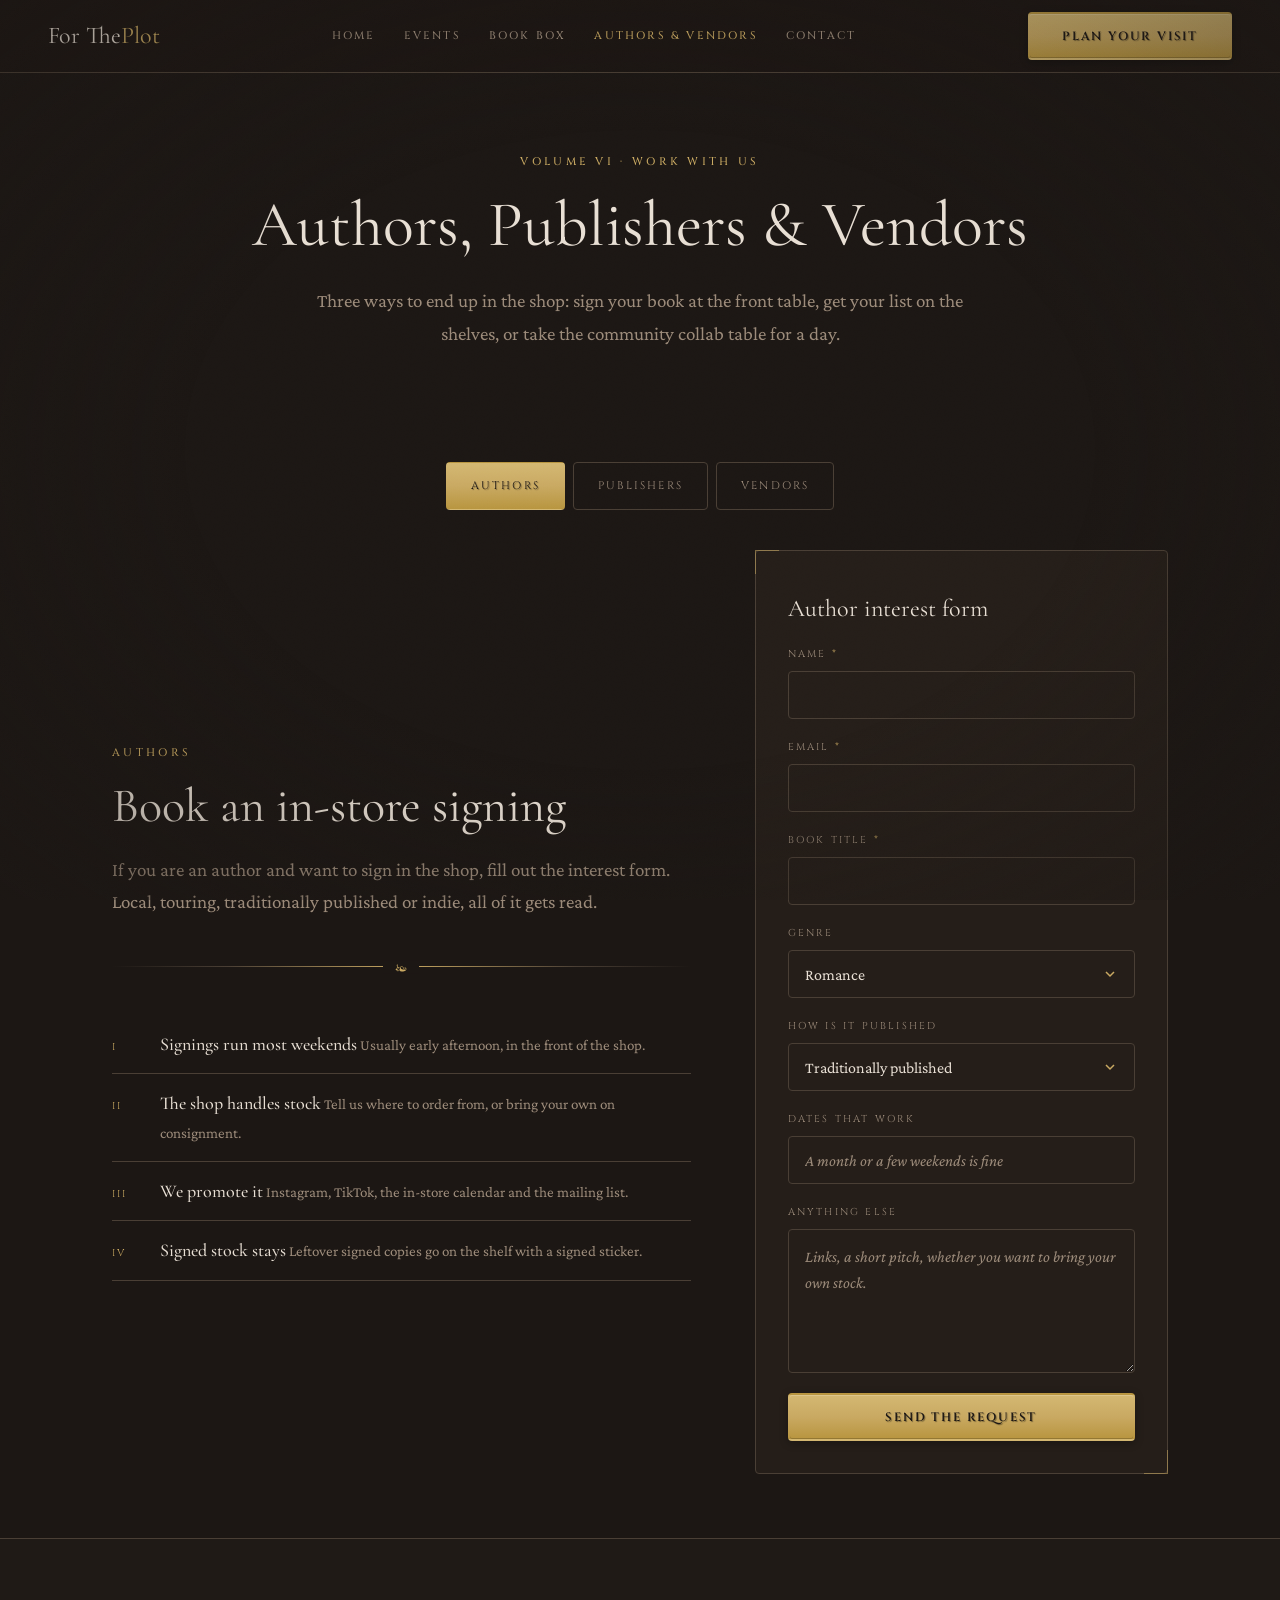
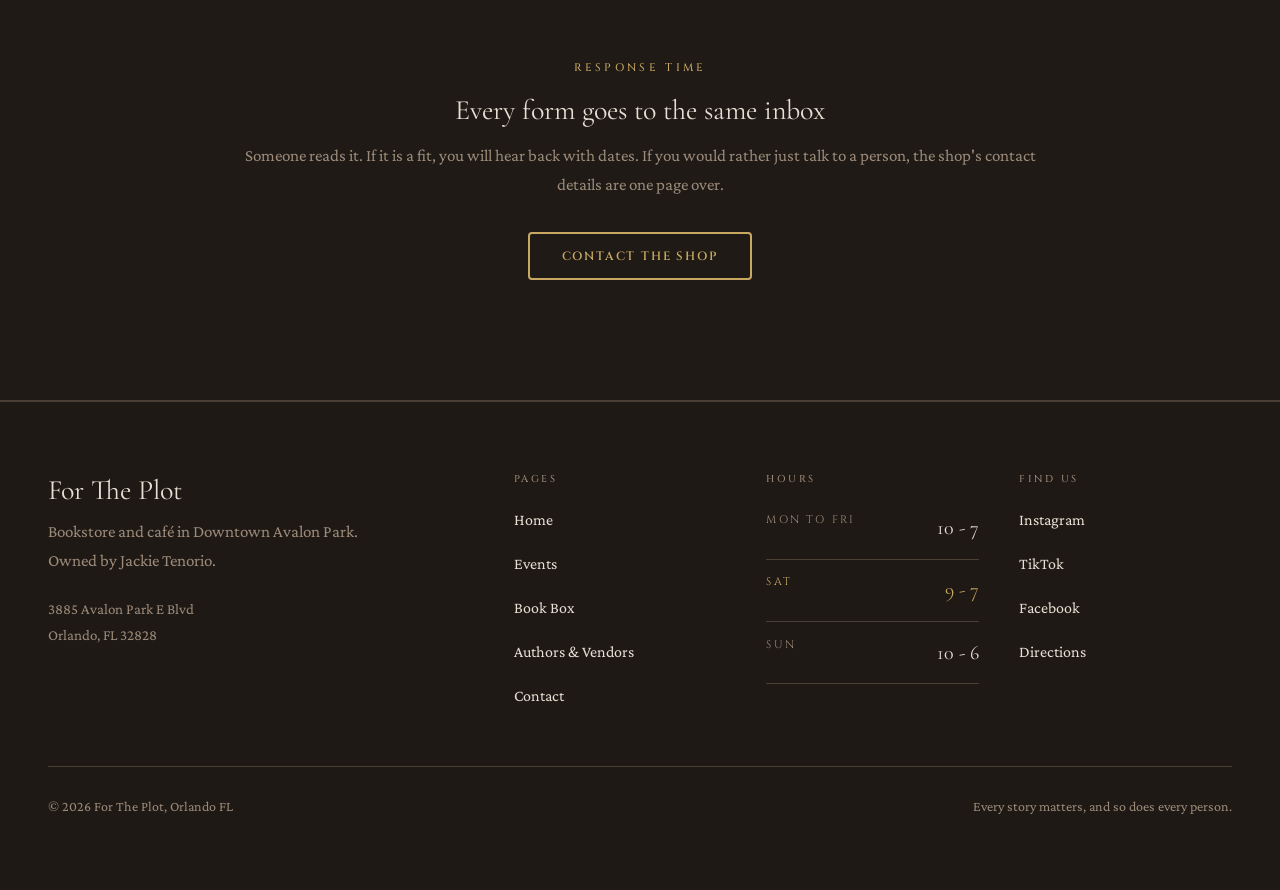
<file: partners.html>
<!DOCTYPE html>
<html lang="en">
<head>
<meta charset="utf-8">
<meta name="viewport" content="width=device-width, initial-scale=1">
<title>Authors, Publishers &amp; Vendors | For The Plot, Orlando</title>
<meta name="description" content="Book an in-store signing, pitch a title, or take the community collab table at For The Plot in Downtown Avalon Park, Orlando. Interest forms for authors, publishers and local makers.">
<meta property="og:title" content="Authors, Publishers &amp; Vendors | For The Plot">
<meta property="og:description" content="Signings, publisher submissions and the community collab table at For The Plot, Orlando.">
<meta name="theme-color" content="#1C1714">
<link rel="preconnect" href="https://fonts.googleapis.com">
<link rel="preconnect" href="https://fonts.gstatic.com" crossorigin>
<link href="https://fonts.googleapis.com/css2?family=Cinzel:wght@400;500;600&family=Cormorant+Garamond:ital,wght@0,300;0,400;0,500;1,400&family=Crimson+Pro:ital,wght@0,400;0,600;1,400&display=swap" rel="stylesheet">
<link rel="stylesheet" href="assets/css/academia.css">
</head>

<body>
<div class="grain" aria-hidden="true"></div>
<div class="vignette" aria-hidden="true"></div>
<a class="skip" href="#main">Skip to content</a>

<header class="nav">
  <div class="wrap wrap--wide">
    <div class="nav__inner">
      <a class="nav__mark" href="index.html">For The <span>Plot</span></a>
      <nav aria-label="Primary">
        <ul class="nav__links">
          <li><a href="index.html">Home</a></li>
          <li><a href="events.html">Events</a></li>
          <li><a href="book-box.html">Book Box</a></li>
          <li><a href="partners.html" aria-current="page">Authors &amp; Vendors</a></li>
          <li><a href="contact.html">Contact</a></li>
        </ul>
      </nav>
      <a class="btn btn--primary nav__cta" href="contact.html">Plan your visit</a>
      <button class="nav__toggle" type="button" id="navToggle" aria-expanded="false" aria-controls="navPanel" aria-label="Open menu">
        <svg viewBox="0 0 24 24" fill="none" stroke="currentColor" stroke-width="1.5" width="22" height="22" aria-hidden="true"><path d="M3 6h18M3 12h18M3 18h18" stroke-linecap="round"/></svg>
      </button>
    </div>
    <div class="nav__panel" id="navPanel" data-open="false">
      <ul>
        <li><a href="index.html">Home</a></li>
        <li><a href="events.html">Events</a></li>
        <li><a href="book-box.html">Book Box</a></li>
        <li><a href="partners.html" aria-current="page">Authors &amp; Vendors</a></li>
        <li><a href="contact.html">Contact</a></li>
      </ul>
    </div>
  </div>
</header>

<main id="main">

<section class="page-head">
  <div class="wrap wrap--narrow">
    <p class="volume">Volume VI &middot; Work With Us</p>
    <h1>Authors, Publishers &amp; Vendors</h1>
    <p class="lede">
      Three ways to end up in the shop: sign your book at the front table, get your list on the
      shelves, or take the community collab table for a day.
    </p>
  </div>
</section>

<section class="section section--tight">
  <div class="wrap">

    <div class="tabs" role="tablist" aria-label="Choose who you are">
      <button role="tab" id="tab-authors" aria-controls="authors" aria-selected="true" tabindex="0">Authors</button>
      <button role="tab" id="tab-publishers" aria-controls="publishers" aria-selected="false" tabindex="-1">Publishers</button>
      <button role="tab" id="tab-vendors" aria-controls="vendors" aria-selected="false" tabindex="-1">Vendors</button>
    </div>

    <!-- ============================ AUTHORS ============================ -->
    <div role="tabpanel" id="authors" aria-labelledby="tab-authors" tabindex="0">
      <div class="split">
        <div>
          <p class="volume">Authors</p>
          <h2 class="h-section">Book an in-store signing</h2>
          <p class="lede" style="margin-top:1.25rem;">
            If you are an author and want to sign in the shop, fill out the interest form. Local,
            touring, traditionally published or indie, all of it gets read.
          </p>
          <div class="rule" aria-hidden="true"></div>
          <ul class="shelf">
            <li><span class="rn" aria-hidden="true">I</span><span><strong>Signings run most weekends</strong> <span class="d">Usually early afternoon, in the front of the shop.</span></span></li>
            <li><span class="rn" aria-hidden="true">II</span><span><strong>The shop handles stock</strong> <span class="d">Tell us where to order from, or bring your own on consignment.</span></span></li>
            <li><span class="rn" aria-hidden="true">III</span><span><strong>We promote it</strong> <span class="d">Instagram, TikTok, the in-store calendar and the mailing list.</span></span></li>
            <li><span class="rn" aria-hidden="true">IV</span><span><strong>Signed stock stays</strong> <span class="d">Leftover signed copies go on the shelf with a signed sticker.</span></span></li>
          </ul>
        </div>

        <div class="card flourish">
          <h3 class="h-sub">Author interest form</h3>
          <form class="form" style="margin-top:1.5rem;" data-form="author-enquiry" data-success="Thanks. Your details are with the shop and someone will be in touch about dates.">
            <div class="field">
              <label for="a-name">Name <span class="req" aria-hidden="true">*</span></label>
              <input id="a-name" name="name" type="text" autocomplete="name" required>
            </div>
            <div class="field">
              <label for="a-email">Email <span class="req" aria-hidden="true">*</span></label>
              <input id="a-email" name="email" type="email" autocomplete="email" required>
            </div>
            <div class="field">
              <label for="a-title">Book title <span class="req" aria-hidden="true">*</span></label>
              <input id="a-title" name="title" type="text" required>
            </div>
            <div class="field">
              <label for="a-genre">Genre</label>
              <select id="a-genre" name="genre">
                <option>Romance</option>
                <option>Thriller and mystery</option>
                <option>Fantasy and speculative</option>
                <option>Literary fiction</option>
                <option>Young adult</option>
                <option>Non-fiction</option>
                <option>Other</option>
              </select>
            </div>
            <div class="field">
              <label for="a-pub">How is it published</label>
              <select id="a-pub" name="published">
                <option>Traditionally published</option>
                <option>Small press</option>
                <option>Independent</option>
                <option>Not out yet</option>
              </select>
            </div>
            <div class="field">
              <label for="a-when">Dates that work</label>
              <input id="a-when" name="when" type="text" placeholder="A month or a few weekends is fine">
            </div>
            <div class="field">
              <label for="a-more">Anything else</label>
              <textarea id="a-more" name="notes" placeholder="Links, a short pitch, whether you want to bring your own stock."></textarea>
            </div>
            <button class="btn btn--primary" type="submit">Send the request</button>
            <p class="form__status" tabindex="-1" role="status"></p>
          </form>
        </div>
      </div>
    </div>

    <!-- ============================ PUBLISHERS ============================ -->
    <div role="tabpanel" id="publishers" aria-labelledby="tab-publishers" tabindex="0" hidden>
      <div class="split">
        <div>
          <p class="volume">Publishers</p>
          <h2 class="h-section">Get your list in front of readers</h2>
          <p class="lede" style="margin-top:1.25rem;">
            The shop buys across romance, thriller, fantasy and translation, with a standing
            interest in diverse voices and Spanish language editions.
          </p>
          <div class="rule" aria-hidden="true"></div>
          <ul class="shelf">
            <li><span class="rn" aria-hidden="true">I</span><span><strong>Galleys and ARCs</strong> <span class="d">Send them. Staff picks and shelf talkers come out of what gets read.</span></span></li>
            <li><span class="rn" aria-hidden="true">II</span><span><strong>Book box placement</strong> <span class="d">One title a month goes in the box. Signed copies get priority.</span></span></li>
            <li><span class="rn" aria-hidden="true">III</span><span><strong>Author tours</strong> <span class="d">Central Florida stops, with promotion through the shop's channels.</span></span></li>
            <li><span class="rn" aria-hidden="true">IV</span><span><strong>Special editions</strong> <span class="d">Sprayed, gilded and stained edge runs sell well here and get displayed face out.</span></span></li>
          </ul>
        </div>

        <div class="card flourish">
          <h3 class="h-sub">Publisher submission</h3>
          <form class="form" style="margin-top:1.5rem;" data-form="publisher-enquiry" data-success="Thanks. Your details are with the shop and someone will be in touch.">
            <div class="field">
              <label for="p-name">Contact name <span class="req" aria-hidden="true">*</span></label>
              <input id="p-name" name="name" type="text" autocomplete="name" required>
            </div>
            <div class="field">
              <label for="p-company">Publisher or imprint <span class="req" aria-hidden="true">*</span></label>
              <input id="p-company" name="company" type="text" autocomplete="organization" required>
            </div>
            <div class="field">
              <label for="p-email">Email <span class="req" aria-hidden="true">*</span></label>
              <input id="p-email" name="email" type="email" autocomplete="email" required>
            </div>
            <div class="field">
              <label for="p-reason">What are you sending</label>
              <select id="p-reason" name="reason">
                <option>A title for consideration</option>
                <option>Galleys or ARCs</option>
                <option>An author tour stop</option>
                <option>Book box placement</option>
                <option>Wholesale account setup</option>
              </select>
            </div>
            <div class="field">
              <label for="p-titles">Titles and release dates</label>
              <textarea id="p-titles" name="titles" placeholder="Title, author, release date, format."></textarea>
            </div>
            <button class="btn btn--primary" type="submit">Send the submission</button>
            <p class="form__status" tabindex="-1" role="status"></p>
          </form>
        </div>
      </div>
    </div>

    <!-- ============================ VENDORS ============================ -->
    <div role="tabpanel" id="vendors" aria-labelledby="tab-vendors" tabindex="0" hidden>
      <div class="split">
        <div>
          <p class="volume">Vendors</p>
          <h2 class="h-section">Take the community collab table</h2>
          <p class="lede" style="margin-top:1.25rem;">
            Are you a local creator or artisan looking to showcase your work? The front table is
            yours for a day. Fill out the form to get the plot started.
          </p>
          <div class="rule" aria-hidden="true"></div>
          <ul class="shelf">
            <li><span class="rn" aria-hidden="true">I</span><span><strong>One maker at a time</strong> <span class="d">You get the table, the sign and the foot traffic for the day.</span></span></li>
            <li><span class="rn" aria-hidden="true">II</span><span><strong>Bookish work fits best</strong> <span class="d">Candles, art, jewelry, stationery, anything readers reach for.</span></span></li>
            <li><span class="rn" aria-hidden="true">III</span><span><strong>You keep your sales</strong> <span class="d">Bring your own payment setup. The shop takes nothing off the table.</span></span></li>
            <li><span class="rn" aria-hidden="true">IV</span><span><strong>Wholesale is separate</strong> <span class="d">If you want to stock the shelf year round, say so on the form.</span></span></li>
          </ul>
        </div>

        <div class="card flourish">
          <h3 class="h-sub">Vendor interest form</h3>
          <form class="form" style="margin-top:1.5rem;" data-form="vendor-application" data-success="Thanks. Your application is in. We will reach out about upcoming table dates.">
            <div class="field">
              <label for="v-name">Name <span class="req" aria-hidden="true">*</span></label>
              <input id="v-name" name="name" type="text" autocomplete="name" required>
            </div>
            <div class="field">
              <label for="v-business">Business or shop name</label>
              <input id="v-business" name="business" type="text" autocomplete="organization">
            </div>
            <div class="field">
              <label for="v-email">Email <span class="req" aria-hidden="true">*</span></label>
              <input id="v-email" name="email" type="email" autocomplete="email" required>
            </div>
            <div class="field">
              <label for="v-social">Instagram or website</label>
              <input id="v-social" name="social" type="text" placeholder="@yourhandle">
            </div>
            <div class="field">
              <label for="v-what">What do you make <span class="req" aria-hidden="true">*</span></label>
              <textarea id="v-what" name="what" required placeholder="What you sell, price range, and whether you want a table day, wholesale, or both."></textarea>
            </div>
            <button class="btn btn--primary" type="submit">Send the request</button>
            <p class="form__status" tabindex="-1" role="status"></p>
          </form>
        </div>
      </div>
    </div>

  </div>
</section>

<section class="section section--panel">
  <div class="wrap wrap--narrow center">
    <p class="volume">Response time</p>
    <h2 class="h-sub">Every form goes to the same inbox</h2>
    <p class="dim" style="margin-top:1rem;">
      Someone reads it. If it is a fit, you will hear back with dates. If you would rather just
      talk to a person, the shop's contact details are one page over.
    </p>
    <div class="btn-row btn-row--center" style="margin-top:2rem;">
      <a class="btn btn--secondary" href="contact.html">Contact the shop</a>
    </div>
  </div>
</section>
</main>

<footer class="footer">
  <div class="wrap wrap--wide">
    <div class="footer__grid">
      <div>
        <h2>For The Plot</h2>
        <p class="dim" style="max-width:34ch;">Bookstore and café in Downtown Avalon Park. Owned by Jackie Tenorio.</p>
        <address class="note" style="font-style:normal; margin-top:1rem;">3885 Avalon Park E Blvd<br>Orlando, FL 32828</address>
      </div>
      <div>
        <h3>Pages</h3>
        <ul>
          <li><a href="index.html">Home</a></li>
          <li><a href="events.html">Events</a></li>
          <li><a href="book-box.html">Book Box</a></li>
          <li><a href="partners.html">Authors &amp; Vendors</a></li>
          <li><a href="contact.html">Contact</a></li>
        </ul>
      </div>
      <div>
        <h3>Hours</h3>
        <dl class="hours">
          <div data-day="1,2,3,4,5"><dt>Mon to Fri</dt><dd>10 - 7</dd></div>
          <div data-day="6"><dt>Sat</dt><dd>9 - 7</dd></div>
          <div data-day="0"><dt>Sun</dt><dd>10 - 6</dd></div>
        </dl>
      </div>
      <div>
        <h3>Find us</h3>
        <ul>
          <li><a href="https://www.instagram.com/fortheplotorlando/" rel="noopener">Instagram</a></li>
          <li><a href="https://www.tiktok.com/@fortheplotorlando" rel="noopener">TikTok</a></li>
          <li><a href="https://www.facebook.com/p/For-The-Plot-61588344633470/" rel="noopener">Facebook</a></li>
          <li><a href="https://maps.google.com/?q=3885+Avalon+Park+E+Blvd+Orlando+FL+32828" rel="noopener">Directions</a></li>
        </ul>
      </div>
    </div>
    <div class="colophon">
      <span>&copy; <span data-year>2026</span> For The Plot, Orlando FL</span>
      <span>Every story matters, and so does every person.</span>
    </div>
  </div>
</footer>

<script src="assets/js/site.js"></script>
<script src="assets/js/forms.js"></script>
</body>
</html>
</file>
<file: assets/css/academia.css>
/* ============================================================
   FOR THE PLOT — Academia / Classical design system
   Single source of truth for every page.
   Edit tokens here, never a raw hex in a page file.
   ============================================================ */

:root{
  /* Color */
  --bg:            #1C1714;
  --bg-alt:        #251E19;
  --fg:            #E8DFD4;
  --muted:         #3D332B;
  --muted-fg:      #9C8B7A;
  --border:        #4A3F35;
  --brass:         #C9A962;
  --brass-light:   #D4B872;
  --brass-dark:    #B8953F;
  --crimson:       #8B2635;
  --on-brass:      #1C1714;

  /* Type */
  --font-heading: "Cormorant Garamond", Georgia, serif;
  --font-body:    "Crimson Pro", Georgia, serif;
  --font-display: "Cinzel", Georgia, serif;

  /* Radius */
  --radius: 4px;
  --radius-arch: 40% 40% 0 0 / 20% 20% 0 0;

  /* Motion */
  --t-fast: 150ms;
  --t-base: 300ms;
  --t-slow: 500ms;
  --t-dramatic: 700ms;
  --ease: cubic-bezier(0.16, 1, 0.3, 1);

  /* Effects */
  --brass-gradient: linear-gradient(180deg, var(--brass-light) 0%, var(--brass) 50%, var(--brass-dark) 100%);
  --sepia: sepia(0.6) contrast(0.95) brightness(0.9);
  --engraved: 1px 1px 1px rgba(0,0,0,.4), -1px -1px 1px rgba(255,255,255,.1);
  --lift: 0 8px 24px rgba(0,0,0,.3);

  /* Layout */
  --gutter: clamp(1.25rem, 5vw, 3rem);
  --w-wide: 1280px;
  --w-std: 1152px;
  --w-narrow: 896px;
  --section-y: clamp(4rem, 10vw, 7.5rem);
}

/* ============================================================
   RESET & BASE
   ============================================================ */
*,*::before,*::after{ box-sizing:border-box; }
html{ scroll-behavior:smooth; scroll-padding-top:5.5rem; -webkit-text-size-adjust:100%; }
body{
  margin:0;
  background:var(--bg);
  color:var(--fg);
  font-family:var(--font-body);
  font-size:1.0625rem;
  line-height:1.7;
  -webkit-font-smoothing:antialiased;
  overflow-x:hidden;
}
img{ max-width:100%; height:auto; display:block; }
h1,h2,h3,h4{ font-family:var(--font-heading); font-weight:400; line-height:1.15; margin:0; }
p{ margin:0 0 1.25em; }
p:last-child{ margin-bottom:0; }
a{ color:var(--brass); text-underline-offset:4px; }
::selection{ background:var(--brass); color:var(--on-brass); }

:focus-visible{
  outline:none;
  box-shadow:0 0 0 2px var(--bg), 0 0 0 4px var(--brass);
  border-radius:2px;
}

.skip{
  position:absolute; left:var(--gutter); top:-100px; z-index:100;
  background:var(--brass-gradient); color:var(--on-brass);
  font-family:var(--font-display); font-size:.75rem; letter-spacing:.15em; text-transform:uppercase;
  padding:.9rem 1.5rem; border-radius:var(--radius); text-decoration:none;
  transition:top var(--t-fast) ease-out;
}
.skip:focus{ top:1rem; }
.visually-hidden{
  position:absolute; width:1px; height:1px; margin:-1px; padding:0;
  overflow:hidden; clip:rect(0 0 0 0); white-space:nowrap; border:0;
}

/* ============================================================
   ATMOSPHERE
   ============================================================ */
.grain,.vignette{ position:fixed; inset:0; pointer-events:none; z-index:60; }
.grain{
  opacity:.03; mix-blend-mode:overlay;
  background-image:url("data:image/svg+xml,%3Csvg xmlns='http://www.w3.org/2000/svg' width='300' height='300'%3E%3Cfilter id='n'%3E%3CfeTurbulence type='fractalNoise' baseFrequency='0.85' numOctaves='4' stitchTiles='stitch'/%3E%3C/filter%3E%3Crect width='300' height='300' filter='url(%23n)'/%3E%3C/svg%3E");
}
.vignette{ background:radial-gradient(ellipse at center, transparent 0%, transparent 50%, rgba(28,23,20,.4) 100%); }

/* ============================================================
   LAYOUT
   ============================================================ */
.wrap{ width:100%; max-width:var(--w-std); margin-inline:auto; padding-inline:var(--gutter); }
.wrap--narrow{ max-width:var(--w-narrow); }
.wrap--wide{ max-width:var(--w-wide); }
.section{ padding-block:var(--section-y); position:relative; }
.section--tight{ padding-block:clamp(2.5rem,6vw,4rem); }
.section--panel{ background:rgba(37,30,25,.4); border-block:1px solid var(--border); }
.center{ text-align:center; }
.measure{ max-width:62ch; }
.measure-center{ max-width:62ch; margin-inline:auto; }

.split{ display:grid; gap:clamp(2rem,5vw,4rem); align-items:center; }
@media (min-width:900px){
  .split{ grid-template-columns:7fr 5fr; }
  .split--flip > :first-child{ order:2; }
  .split--even{ grid-template-columns:1fr 1fr; }
}

.grid{ display:grid; gap:1.5rem; }
@media (min-width:700px){ .grid--2{ grid-template-columns:repeat(2,1fr); } }
@media (min-width:900px){ .grid--3{ grid-template-columns:repeat(3,1fr); } }

/* ============================================================
   TYPOGRAPHY PATTERNS
   ============================================================ */
.volume{
  display:block; font-family:var(--font-display);
  font-size:.6875rem; font-weight:500; letter-spacing:.3em; text-transform:uppercase;
  color:var(--brass); margin:0 0 1rem;
}
.h-display{ font-size:clamp(2.5rem, 7vw, 4.5rem); letter-spacing:-.015em; }
.h-section{ font-size:clamp(2rem, 5vw, 3rem); }
.h-sub{ font-size:clamp(1.375rem, 2.6vw, 1.75rem); }
.lede{ font-size:1.1875rem; color:var(--muted-fg); max-width:62ch; }
.dim{ color:var(--muted-fg); }
.small{ font-size:.9375rem; }
.note{ font-size:.9375rem; color:var(--muted-fg); }

.dropcap::first-letter{
  font-family:var(--font-display); font-size:4.25rem; line-height:.8;
  float:left; margin:.08em .6rem 0 0; color:var(--brass);
  text-shadow:2px 2px 4px rgba(0,0,0,.3);
}

/* ============================================================
   ORNAMENT
   ============================================================ */
.rule{ position:relative; height:1px; margin-block:clamp(2rem,5vw,3rem);
  background:linear-gradient(90deg, transparent 0%, var(--border) 20%, var(--brass) 50%, var(--border) 80%, transparent 100%);
}
.rule::before{
  content:"❧"; position:absolute; left:50%; top:50%; transform:translate(-50%,-50%);
  color:var(--brass); font-size:.8125rem; background:var(--bg); padding-inline:.75rem; line-height:1;
}
.section--panel .rule::before{ background:#221c17; }
.rule--short{ width:min(16rem,60%); margin-inline:auto; }

.flourish{ position:relative; }
.flourish::before,.flourish::after{
  content:""; position:absolute; width:24px; height:24px; border:1px solid var(--brass);
  opacity:.55; transition:opacity var(--t-base) ease-out; pointer-events:none;
}
.flourish::before{ top:-1px; left:-1px; border-right:none; border-bottom:none; }
.flourish::after{ bottom:-1px; right:-1px; border-left:none; border-top:none; }
.flourish:hover::before,.flourish:hover::after{ opacity:1; }
.flourish--lg::before,.flourish--lg::after{ width:44px; height:44px; border-width:2px; opacity:.7; }

.seal{
  position:absolute; top:-14px; right:1.5rem;
  width:52px; height:52px; border-radius:50%; display:grid; place-items:center;
  background:radial-gradient(circle at 35% 30%, #A63042 0%, var(--crimson) 55%, #6B1C28 100%);
  box-shadow:inset 0 2px 4px rgba(255,255,255,.2), inset 0 -2px 4px rgba(0,0,0,.3), 0 4px 8px rgba(0,0,0,.4);
  color:var(--fg);
}
.seal svg{ width:20px; height:20px; }

.icon-medallion{
  width:48px; height:48px; border-radius:50%; display:grid; place-items:center;
  border:1px solid rgba(201,169,98,.3); background:var(--bg); color:var(--brass); margin-bottom:1.25rem;
}
.icon-medallion svg{ width:20px; height:20px; }

/* ============================================================
   BUTTONS
   ============================================================ */
.btn{
  display:inline-flex; align-items:center; justify-content:center; gap:.6rem;
  min-height:48px; padding:0 2rem;
  font-family:var(--font-display); font-size:.75rem; font-weight:600;
  letter-spacing:.15em; text-transform:uppercase; text-decoration:none;
  border-radius:var(--radius); border:2px solid transparent; cursor:pointer;
  transition:filter var(--t-base) ease-out, background-color var(--t-base) ease-out,
             border-color var(--t-base) ease-out, color var(--t-base) ease-out, box-shadow var(--t-base) ease-out;
}
.btn--primary{
  background:var(--brass-gradient); color:var(--on-brass); text-shadow:var(--engraved);
  box-shadow:inset 0 1px 0 rgba(255,255,255,.2), inset 0 -1px 0 rgba(0,0,0,.2), 0 2px 8px rgba(0,0,0,.3);
}
.btn--primary:hover{ filter:brightness(1.1); box-shadow:inset 0 1px 0 rgba(255,255,255,.2), 0 4px 12px rgba(201,169,98,.3); }
.btn--primary:active{ box-shadow:inset 0 2px 6px rgba(0,0,0,.45); }
.btn--secondary{ background:transparent; border-color:var(--brass); color:var(--brass); }
.btn--secondary:hover{ background:var(--crimson); border-color:var(--crimson); color:var(--fg); }
.btn--ghost{
  min-height:44px; padding:0; border:none; background:none; color:var(--brass);
  letter-spacing:.2em; transition:letter-spacing var(--t-base) ease-out, color var(--t-base) ease-out;
}
.btn--ghost:hover{ color:var(--brass-light); letter-spacing:.25em; text-decoration:underline; }
.btn--sm{ min-height:44px; padding:0 1.5rem; }
.btn-row{ display:flex; flex-wrap:wrap; gap:1rem; }
.btn-row--center{ justify-content:center; }

/* ============================================================
   NAVIGATION
   ============================================================ */
.nav{
  position:sticky; top:0; z-index:50;
  background:rgba(28,23,20,.93); backdrop-filter:blur(8px);
  border-bottom:1px solid var(--border);
}
.nav__inner{ display:flex; align-items:center; justify-content:space-between; gap:1rem; min-height:4.5rem; }
.nav__mark{
  font-family:var(--font-heading); font-size:1.5rem; color:var(--fg); text-decoration:none;
  display:inline-flex; align-items:center; min-height:44px;
  transition:transform var(--t-base) ease-out;
}
.nav__mark:hover{ transform:scale(1.03); }
.nav__mark span{ color:var(--brass); }
.nav__links{ display:none; gap:1.75rem; align-items:center; list-style:none; margin:0; padding:0; }
.nav__links a{
  font-family:var(--font-display); font-size:.6875rem; font-weight:500;
  letter-spacing:.2em; text-transform:uppercase; color:var(--muted-fg); text-decoration:none;
  display:inline-flex; align-items:center; min-height:44px; white-space:nowrap;
  transition:color var(--t-base) ease-out, letter-spacing var(--t-base) ease-out;
}
.nav__links a:hover{ color:var(--brass); letter-spacing:.24em; }
.nav__links a[aria-current="page"]{ color:var(--brass); }
.nav__cta{ display:none; }
.nav__toggle{
  display:inline-flex; align-items:center; justify-content:center;
  width:48px; height:48px; background:none; border:1px solid var(--border);
  border-radius:var(--radius); color:var(--brass); cursor:pointer;
}
.nav__panel{ display:none; padding-bottom:1.25rem; }
.nav__panel[data-open="true"]{ display:block; }
.nav__panel ul{ list-style:none; margin:0; padding:0; border-top:1px solid var(--border); }
.nav__panel li{ border-bottom:1px solid var(--border); }
.nav__panel a{
  display:flex; align-items:center; min-height:52px;
  font-family:var(--font-display); font-size:.75rem; letter-spacing:.2em;
  text-transform:uppercase; color:var(--fg); text-decoration:none;
}
.nav__panel a:hover,.nav__panel a[aria-current="page"]{ color:var(--brass); }
@media (min-width:1000px){
  .nav__links,.nav__cta{ display:flex; }
  /* Six links have to sit on one row here, hover letter-spacing and all,
     so the gap tightens until there is room for the roomier one below. */
  .nav__links{ gap:1.15rem; }
  .nav__toggle{ display:none; }
  .nav__panel{ display:none !important; }
}
@media (min-width:1200px){
  .nav__links{ gap:1.75rem; }
}

/* ============================================================
   PAGE HEADER (inner pages)
   ============================================================ */
.page-head{ padding-block:clamp(3rem,7vw,5rem) clamp(2rem,5vw,3rem); text-align:center; }
.page-head h1{ font-size:clamp(2.5rem,6vw,4rem); }
.page-head .lede{ margin:1.5rem auto 0; }

/* ============================================================
   HERO (home)
   ============================================================ */
.hero{ padding-block:clamp(3rem,8vw,6rem) clamp(2.5rem,6vw,4rem); }
.frontispiece{
  position:relative; text-align:center;
  border:1px solid var(--border); background:rgba(37,30,25,.5);
  padding:clamp(2.5rem,7vw,5rem) clamp(1.5rem,5vw,4rem);
}
.frontispiece .eyebrow{
  font-family:var(--font-display); font-size:.6875rem; letter-spacing:.32em;
  text-transform:uppercase; color:var(--brass); margin:0 0 1.75rem;
}
.frontispiece h1 em{
  display:block; font-style:normal; font-size:.4em; letter-spacing:.28em;
  font-family:var(--font-display); color:var(--muted-fg); margin-top:1.25rem; text-transform:uppercase;
}
.hero__lede{ margin:2rem auto 0; max-width:52ch; font-size:1.125rem; color:var(--muted-fg); }
.hero__actions{ display:flex; flex-wrap:wrap; gap:1rem; justify-content:center; margin-top:2.5rem; }
.hero__actions .btn{ flex:1 1 15rem; max-width:20rem; }

.ledger{ display:grid; grid-template-columns:repeat(2,1fr); border:1px solid var(--border); border-top:none; margin:0; }
.ledger div{ padding:1.5rem 1rem; text-align:center; border-top:1px solid var(--border);
  transition:background-color var(--t-base) ease-out; }
.ledger div + div{ border-left:1px solid var(--border); }
.ledger div:nth-child(3){ border-left:none; }
.ledger:hover div{ background:rgba(37,30,25,.3); }
.ledger dt{ font-family:var(--font-display); font-size:.625rem; letter-spacing:.25em;
  text-transform:uppercase; color:var(--muted-fg); margin-bottom:.5rem; }
.ledger dd{ margin:0; font-family:var(--font-heading); font-size:1.375rem; line-height:1.25; }
@media (min-width:768px){
  .ledger{ grid-template-columns:repeat(4,1fr); }
  .ledger div:nth-child(3){ border-left:1px solid var(--border); }
}

/* ============================================================
   TABLE OF CONTENTS
   ============================================================ */
.contents{ list-style:none; margin:0 auto; padding:0; max-width:44rem; }
.contents li + li{ border-top:1px solid var(--border); }
.contents a{ display:flex; align-items:baseline; gap:1rem; min-height:56px; padding-block:.75rem;
  text-decoration:none; color:var(--fg); transition:color var(--t-base) ease-out; }
.contents a:hover{ color:var(--brass); }
.contents .num{ font-family:var(--font-display); font-size:.6875rem; letter-spacing:.2em; color:var(--brass); flex:0 0 2.5rem; }
.contents .name{ font-family:var(--font-heading); font-size:1.375rem; white-space:nowrap; }
.contents .leader{ flex:1 1 auto; border-bottom:1px dotted var(--border); transform:translateY(-.35rem); }
.contents .desc{ font-size:.9375rem; color:var(--muted-fg); font-style:italic; text-align:right; }
@media (max-width:640px){ .contents .desc{ display:none; } }

/* ============================================================
   PLATES (image slots)
   ============================================================ */
.plate{ margin:0; }
.plate__frame{
  position:relative; overflow:hidden; border-radius:var(--radius-arch);
  border:1px solid var(--border); border-bottom-width:2px;
  background:linear-gradient(180deg, var(--bg-alt) 0%, var(--bg) 100%);
  aspect-ratio:4/5;
}
.plate__frame img{ width:100%; height:100%; object-fit:cover; filter:var(--sepia);
  transition:filter var(--t-dramatic) ease-out, transform var(--t-dramatic) ease-out; }
.plate:hover .plate__frame img{ filter:none; transform:scale(1.05); }
.plate--landscape .plate__frame{ aspect-ratio:4/3; }
.plate figcaption{ margin-top:1rem; font-family:var(--font-display); font-size:.625rem;
  letter-spacing:.25em; text-transform:uppercase; color:var(--muted-fg); text-align:center; }
/* The empty plate. Sits under the photograph and shows through until a
   file exists, so it has to read as an intentional frame rather than a
   gap. Engraved hatch, a fall of warm light, and an inner rule — all CSS,
   no image weight, and entirely covered once a photograph loads. */
.plate__slot{
  position:absolute; inset:0; display:grid; place-items:center;
  color:var(--border); overflow:hidden;
  background:
    radial-gradient(120% 90% at 22% 8%, rgba(201,169,98,.13) 0%, transparent 58%),
    radial-gradient(90% 70% at 82% 100%, rgba(139,38,53,.08) 0%, transparent 60%);
}
/* Fine engraved hatch, like the shading on a book plate. */
.plate__slot::before{
  content:""; position:absolute; inset:0; opacity:.5;
  background:repeating-linear-gradient(
    -45deg, transparent 0 6px, rgba(232,223,212,.035) 6px 7px);
}
/* Inner rule, inset from the arch. */
.plate__slot::after{
  content:""; position:absolute; inset:14px;
  border:1px solid rgba(201,169,98,.16); border-radius:var(--radius-arch);
}
.plate__slot svg{
  position:relative; width:72px; height:72px; opacity:.9;
  color:var(--brass); stroke-opacity:.5;
}
@media (prefers-reduced-motion:no-preference){
  .plate:hover .plate__slot svg{ opacity:1; transition:opacity var(--t-base) ease-out; }
}

/* ============================================================
   CARDS
   ============================================================ */
.card{
  position:relative; background:var(--bg-alt); border:1px solid var(--border); border-radius:var(--radius);
  padding:clamp(1.5rem,3vw,2rem);
  transition:border-color var(--t-slow) ease-out, box-shadow var(--t-slow) ease-out;
}
.card:hover{ border-color:rgba(201,169,98,.5); box-shadow:var(--lift); }
.card__num{ font-family:var(--font-display); font-size:.625rem; letter-spacing:.25em;
  color:var(--brass); text-transform:uppercase; margin:0; }
.card h3{ margin:.75rem 0; font-size:1.5rem; }
.card p{ color:var(--muted-fg); font-size:1rem; }
.card--feature{ border-color:var(--brass); box-shadow:inset 0 0 0 1px rgba(201,169,98,.25); }
.card--link{ display:block; text-decoration:none; color:inherit; }

/* Price / tier card */
.tier__price{ font-family:var(--font-heading); font-size:2.75rem; color:var(--fg); line-height:1; margin:.5rem 0 .25rem; }
.tier__price sup{ font-size:1.25rem; top:-.9rem; position:relative; color:var(--muted-fg); }
.tier__per{ font-family:var(--font-display); font-size:.625rem; letter-spacing:.2em;
  text-transform:uppercase; color:var(--muted-fg); }
.ticks{ list-style:none; margin:1.5rem 0 0; padding:0; }
.ticks li{ display:flex; gap:.75rem; align-items:flex-start; padding-block:.5rem;
  font-size:1rem; color:var(--muted-fg); }
.ticks svg{ flex:0 0 16px; width:16px; height:16px; margin-top:.4rem; color:var(--brass); }

/* ============================================================
   LISTS
   ============================================================ */
.shelf{ list-style:none; margin:0; padding:0; }
.shelf li{ display:flex; gap:1rem; align-items:baseline; padding-block:.85rem; border-bottom:1px solid var(--border); }
.shelf .rn{ font-family:var(--font-display); font-size:.625rem; letter-spacing:.2em; color:var(--brass); flex:0 0 2rem; }
.shelf strong{ font-family:var(--font-heading); font-weight:500; font-size:1.125rem; }
.shelf .d{ color:var(--muted-fg); font-size:.9375rem; }

.sundries{ display:flex; flex-wrap:wrap; gap:.5rem; list-style:none; margin:0; padding:0; }
.sundries li{
  font-family:var(--font-display); font-size:.625rem; letter-spacing:.18em; text-transform:uppercase;
  color:var(--muted-fg); border:1px solid var(--border); border-radius:var(--radius); padding:.6rem .9rem;
  transition:color var(--t-base) ease-out, border-color var(--t-base) ease-out;
}
.sundries li:hover{ color:var(--brass); border-color:rgba(201,169,98,.5); }

/* Steps */
.steps{ list-style:none; counter-reset:step; margin:0; padding:0; display:grid; gap:1.5rem; }
.steps li{ display:grid; grid-template-columns:auto 1fr; gap:1.25rem; align-items:start; }
.steps .rn{
  font-family:var(--font-display); font-size:.75rem; color:var(--brass);
  width:44px; height:44px; border-radius:50%; border:1px solid rgba(201,169,98,.35);
  display:grid; place-items:center;
}
.steps h3{ font-size:1.25rem; margin:.5rem 0 .35rem; }
.steps p{ color:var(--muted-fg); font-size:1rem; margin:0; }

/* ============================================================
   HOURS
   ============================================================ */
.hours{ margin:0; }
.hours div{ display:flex; justify-content:space-between; gap:1rem; padding-block:.85rem; border-bottom:1px solid var(--border); }
.hours dt{ font-family:var(--font-display); font-size:.6875rem; letter-spacing:.2em; text-transform:uppercase; color:var(--muted-fg); }
.hours dd{ margin:0; font-family:var(--font-heading); font-size:1.25rem; }
.hours div[data-today="true"] dt,.hours div[data-today="true"] dd{ color:var(--brass); }
.addr{ font-style:normal; font-family:var(--font-heading); font-size:1.25rem; line-height:1.5; }

/* ============================================================
   FORMS
   ============================================================ */
.form{ display:grid; gap:1.25rem; }
.form--inline{ max-width:32rem; }
.form__row{ display:grid; gap:1.25rem; }
@media (min-width:600px){
  .form--inline{ grid-template-columns:1fr auto; align-items:end; }
  .form__row{ grid-template-columns:1fr 1fr; }
}
.field{ display:grid; gap:.5rem; }
.field label{ font-family:var(--font-display); font-size:.625rem; letter-spacing:.22em;
  text-transform:uppercase; color:var(--muted-fg); }
.field .req{ color:var(--brass); }
.field input,.field select,.field textarea{
  padding:0 1rem; height:48px;
  background:var(--bg-alt); border:1px solid var(--border); border-radius:var(--radius);
  color:var(--fg); font-family:var(--font-body); font-size:1rem;
  transition:border-color var(--t-base) ease-out, box-shadow var(--t-base) ease-out;
}
.field textarea{ height:auto; min-height:9rem; padding:.85rem 1rem; line-height:1.6; resize:vertical; }
.field select{ appearance:none;
  background-image:url("data:image/svg+xml,%3Csvg xmlns='http://www.w3.org/2000/svg' width='16' height='16' fill='none' stroke='%23C9A962' stroke-width='1.5'%3E%3Cpath d='m4 6 4 4 4-4'/%3E%3C/svg%3E");
  background-repeat:no-repeat; background-position:right 1rem center; padding-right:2.75rem;
}
.field input::placeholder,.field textarea::placeholder{ color:var(--muted-fg); font-style:italic; }
.field input:focus,.field select:focus,.field textarea:focus{
  outline:none; border-color:var(--brass); box-shadow:0 0 0 3px rgba(201,169,98,.3);
}
.field .hint{ font-size:.875rem; color:var(--muted-fg); }
.form__status{
  display:none; border:1px solid var(--brass); border-left-width:3px; border-radius:var(--radius);
  background:rgba(201,169,98,.08); padding:1rem 1.25rem; font-size:1rem;
}
.form__status[data-state]{ display:block; }
.form__status[data-state="working"]{ color:var(--muted-fg); font-style:italic; }
.form__status[data-state="error"]{ border-color:var(--crimson); background:rgba(139,38,53,.12); }
.form .form__status{ grid-column:1 / -1; margin:0; }

/* Spam trap. Off-screen rather than display:none, which some bots skip. */
.form__trap{
  position:absolute !important; width:1px; height:1px; padding:0; margin:-1px;
  overflow:hidden; clip:rect(0 0 0 0); white-space:nowrap; border:0;
}

/* Submit button while a form is in flight. */
.form button[disabled]{ opacity:.6; cursor:progress; }

/* ============================================================
   TABS (partners page)
   ============================================================ */
.tabs{ display:flex; flex-wrap:wrap; gap:.5rem; justify-content:center; margin-bottom:2.5rem; }
.tabs button{
  min-height:48px; padding:0 1.5rem; cursor:pointer;
  background:transparent; border:1px solid var(--border); border-radius:var(--radius);
  color:var(--muted-fg); font-family:var(--font-display); font-size:.6875rem;
  letter-spacing:.2em; text-transform:uppercase;
  transition:color var(--t-base) ease-out, border-color var(--t-base) ease-out, background-color var(--t-base) ease-out;
}
.tabs button:hover{ color:var(--brass); border-color:rgba(201,169,98,.5); }
.tabs button[aria-selected="true"]{ color:var(--on-brass); background:var(--brass-gradient);
  border-color:transparent; text-shadow:var(--engraved); }
[role="tabpanel"][hidden]{ display:none; }

/* ============================================================
   CALENDAR (events page)
   ============================================================ */
.cal{ border:1px solid var(--border); background:rgba(37,30,25,.45); border-radius:var(--radius); }
.cal__bar{
  display:flex; align-items:center; justify-content:space-between; gap:1rem;
  padding:1rem clamp(1rem,3vw,1.5rem); border-bottom:1px solid var(--border);
}
.cal__month{ font-family:var(--font-heading); font-size:clamp(1.375rem,3vw,1.75rem); text-align:center; flex:1 1 auto; }
.cal__nav{
  width:48px; height:48px; flex:0 0 48px; display:grid; place-items:center; cursor:pointer;
  background:none; border:1px solid var(--border); border-radius:var(--radius); color:var(--brass);
  transition:border-color var(--t-base) ease-out, color var(--t-base) ease-out;
}
.cal__nav:hover{ border-color:var(--brass); color:var(--brass-light); }
.cal__grid{ display:grid; grid-template-columns:repeat(7,1fr); }
.cal__dow{
  padding:.75rem .25rem; text-align:center; border-bottom:1px solid var(--border);
  font-family:var(--font-display); font-size:.5625rem; letter-spacing:.18em;
  text-transform:uppercase; color:var(--muted-fg);
}
.cal__day{
  position:relative; min-height:5.25rem; padding:.5rem .4rem;
  border-right:1px solid rgba(74,63,53,.5); border-bottom:1px solid rgba(74,63,53,.5);
  background:none; text-align:left; cursor:default; color:inherit; font:inherit;
  transition:background-color var(--t-base) ease-out;
}
.cal__day:nth-child(7n){ border-right:none; }
.cal__day--pad{ background:rgba(28,23,20,.35); }
.cal__date{ font-family:var(--font-heading); font-size:1.0625rem; color:var(--muted-fg); display:block; }
.cal__day--has{ cursor:pointer; }
.cal__day--has .cal__date{ color:var(--fg); }
.cal__day--has:hover{ background:rgba(201,169,98,.1); }
.cal__day--today .cal__date{ color:var(--brass); }
.cal__day--today::after{
  content:""; position:absolute; inset:2px; border:1px solid rgba(201,169,98,.45);
  border-radius:2px; pointer-events:none;
}
.cal__day[aria-pressed="true"]{ background:rgba(201,169,98,.16); }
.cal__pips{ display:flex; flex-wrap:wrap; gap:3px; margin-top:.35rem; }
.cal__pip{ width:6px; height:6px; border-radius:50%; background:var(--brass); }
.cal__pip--crimson{ background:var(--crimson); box-shadow:0 0 0 1px rgba(232,223,212,.25); }
.cal__tag{
  display:none; font-family:var(--font-body); font-size:.75rem; line-height:1.3;
  color:var(--muted-fg); margin-top:.3rem; overflow:hidden;
}
@media (min-width:900px){
  .cal__day{ min-height:6.5rem; }
  .cal__tag{ display:block; }
}
@media (max-width:520px){
  .cal__day{ min-height:4rem; padding:.35rem .25rem; }
  .cal__date{ font-size:.9375rem; }
}

.cal__legend{ display:flex; flex-wrap:wrap; gap:1.25rem; margin-top:1.25rem; }
.cal__legend span{ display:inline-flex; align-items:center; gap:.5rem; font-size:.875rem; color:var(--muted-fg); }
.cal__legend .cal__pip{ display:block; flex:0 0 6px; }

/* Event list */
.events{ list-style:none; margin:0; padding:0; display:grid; gap:1rem; }
.event{
  display:grid; gap:1.25rem; align-items:start;
  border:1px solid var(--border); border-radius:var(--radius); background:var(--bg-alt);
  padding:clamp(1.25rem,3vw,1.75rem);
  transition:border-color var(--t-slow) ease-out, box-shadow var(--t-slow) ease-out;
}
.event:hover{ border-color:rgba(201,169,98,.5); box-shadow:var(--lift); }
@media (min-width:640px){ .event{ grid-template-columns:5.5rem 1fr; } }
.event__date{
  border:1px solid rgba(201,169,98,.35); border-radius:var(--radius);
  padding:.6rem .25rem; text-align:center; align-self:start;
}
.event__mo{ display:block; font-family:var(--font-display); font-size:.5625rem;
  letter-spacing:.2em; text-transform:uppercase; color:var(--brass); }
.event__dy{ display:block; font-family:var(--font-heading); font-size:1.875rem; line-height:1.1; }
.event__wd{ display:block; font-size:.75rem; color:var(--muted-fg); }
.event h3{ font-size:1.375rem; margin:0 0 .35rem; }
.event__meta{ font-family:var(--font-display); font-size:.625rem; letter-spacing:.18em;
  text-transform:uppercase; color:var(--muted-fg); margin:0 0 .75rem; }
.event p{ color:var(--muted-fg); font-size:1rem; margin:0; }
.event__empty{ border:1px dashed var(--border); border-radius:var(--radius);
  padding:2.5rem 1.5rem; text-align:center; color:var(--muted-fg); }

/* ============================================================
   MENU (coffee shop page)
   ============================================================ */
.menu__section + .menu__section{ margin-top:clamp(3rem,7vw,4.5rem); }
.menu__section-head{ margin-bottom:1.75rem; }
.menu__section-head h2{ margin-top:.35rem; }
.menu__blurb{ margin:.75rem 0 0; max-width:58ch; font-size:1rem; }

.menu{ list-style:none; margin:0; padding:0; }
.menu__item{ padding-block:1.1rem; border-bottom:1px solid var(--border); }
.menu__item:first-child{ border-top:1px solid var(--border); }

.menu__line{ display:flex; align-items:baseline; gap:1rem; }
.menu__head{ display:flex; align-items:baseline; flex-wrap:wrap; gap:.65rem; min-width:0; }
.menu__name{ font-family:var(--font-heading); font-weight:500; font-size:1.1875rem; line-height:1.3; margin:0; }
.menu__item[data-signature="true"] .menu__name::after{
  content:"\2726"; margin-left:.45rem; color:var(--brass); font-size:.6em; vertical-align:.3em;
}

.menu__leader{ flex:1 1 2rem; min-width:1.5rem; border-bottom:1px dotted var(--border); transform:translateY(-.35rem); }

.menu__price{ flex:0 0 auto; display:grid; gap:.2rem; min-width:7.5rem; }
.menu__size{ display:flex; align-items:baseline; justify-content:flex-end; gap:.6rem; }
.menu__size-label{
  font-family:var(--font-display); font-size:.5625rem; letter-spacing:.18em;
  text-transform:uppercase; color:var(--muted-fg);
}
.menu__figure{ font-family:var(--font-heading); font-size:1.25rem; line-height:1.3; white-space:nowrap; }

.menu__tags{ display:flex; flex-wrap:wrap; gap:.35rem; list-style:none; margin:0; padding:0; }
.menu__tags li{
  border:1px solid var(--border); border-radius:var(--radius); padding:.1rem .5rem;
  font-family:var(--font-display); font-size:.5rem; letter-spacing:.18em;
  text-transform:uppercase; color:var(--muted-fg);
}

.menu__desc{ margin:.4rem 0 0; max-width:56ch; color:var(--muted-fg); font-size:.9375rem; }
.menu__note{ margin-top:1.25rem; }
.menu__legend{ display:flex; flex-wrap:wrap; gap:1.25rem; margin-top:1.5rem; }
.menu__legend span{ font-size:.875rem; color:var(--muted-fg); }
.menu__legend b{ color:var(--brass); font-weight:400; }

@media (max-width:560px){
  .menu__leader{ display:none; }
  .menu__line{ justify-content:space-between; gap:.75rem; }
  .menu__price{ min-width:0; }
  .menu__figure{ font-size:1.125rem; }
}

/* Draft notice — removed by menu.js once FTP_MENU_DRAFT is false. */
.draft{
  border:1px solid var(--crimson); border-left-width:3px; border-radius:var(--radius);
  background:rgba(139,38,53,.12); padding:1.15rem 1.35rem; margin-bottom:2.5rem;
}
.draft p{ margin:0; font-size:.9375rem; color:var(--fg); }
.draft p + p{ margin-top:.5rem; color:var(--muted-fg); }
.draft strong{
  display:block; font-family:var(--font-display); font-size:.625rem;
  letter-spacing:.22em; text-transform:uppercase; color:var(--brass); margin-bottom:.5rem;
}

/* ============================================================
   FOOTER
   ============================================================ */
.footer{ border-top:1px solid var(--border); background:rgba(37,30,25,.3); padding-block:clamp(3rem,6vw,4.5rem); }
.footer__grid{ display:grid; gap:2.5rem; }
@media (min-width:800px){ .footer__grid{ grid-template-columns:2fr 1fr 1fr 1fr; } }
.footer h2{ font-size:1.75rem; margin-bottom:.75rem; }
.footer h3{ font-family:var(--font-display); font-size:.625rem; letter-spacing:.25em;
  text-transform:uppercase; color:var(--muted-fg); margin:0 0 .75rem; font-weight:500; }
.footer ul{ list-style:none; margin:0; padding:0; }
.footer li a{ display:inline-flex; align-items:center; min-height:44px; text-decoration:none;
  color:var(--fg); font-size:1rem; transition:color var(--t-base) ease-out; }
.footer li a:hover{ color:var(--brass); text-decoration:underline; }
.colophon{ margin-top:3rem; padding-top:1.75rem; border-top:1px solid var(--border);
  display:flex; flex-wrap:wrap; gap:1rem; justify-content:space-between;
  font-size:.875rem; color:var(--muted-fg); }

/* ============================================================
   LOAD REVEAL (one orchestrated moment, home hero only)
   ============================================================ */
.reveal{ opacity:0; transform:translateY(12px); }
.js-ready .reveal{ opacity:1; transform:none; transition:opacity 900ms var(--ease), transform 900ms var(--ease); }
.js-ready .reveal:nth-child(2){ transition-delay:120ms; }
.js-ready .reveal:nth-child(3){ transition-delay:240ms; }

@media (prefers-reduced-motion: reduce){
  html{ scroll-behavior:auto; }
  *,*::before,*::after{
    animation-duration:.01ms !important; animation-iteration-count:1 !important;
    transition-duration:.01ms !important;
  }
  .reveal{ opacity:1; transform:none; }
}
</file>
